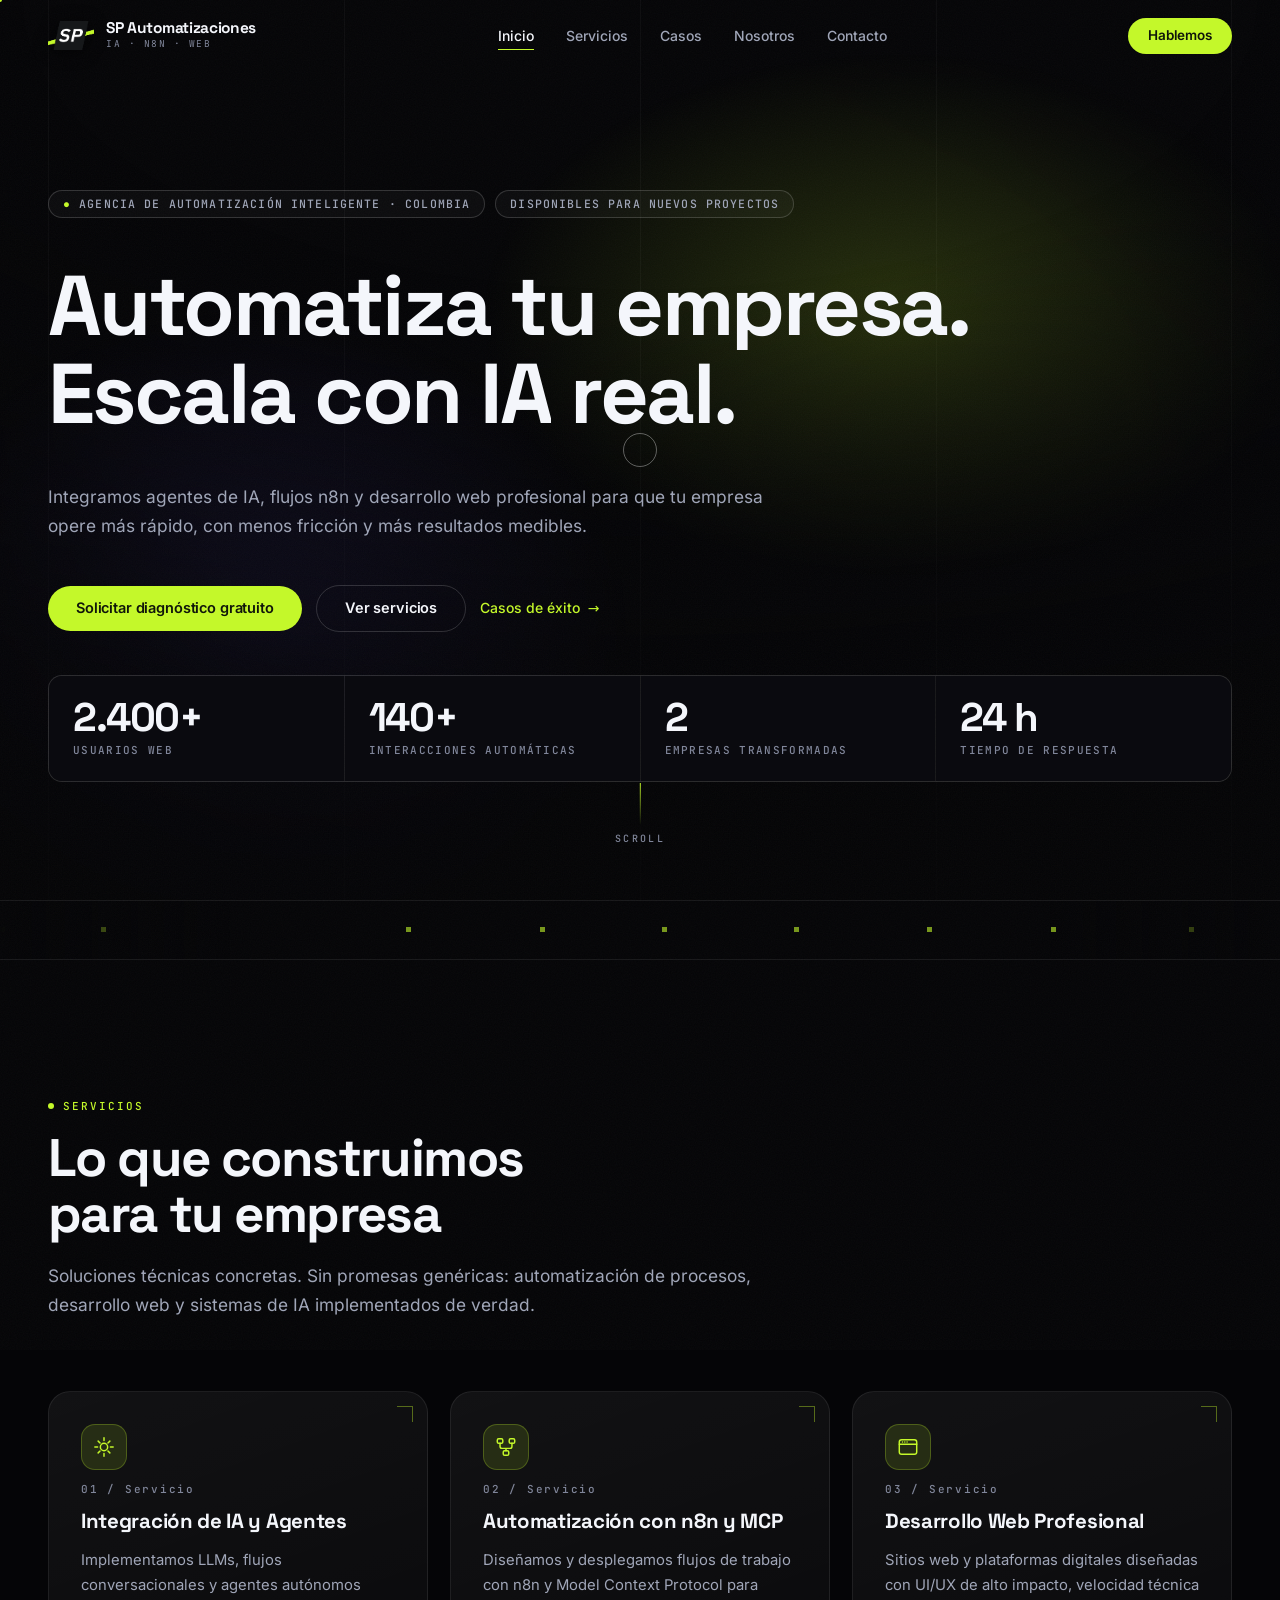
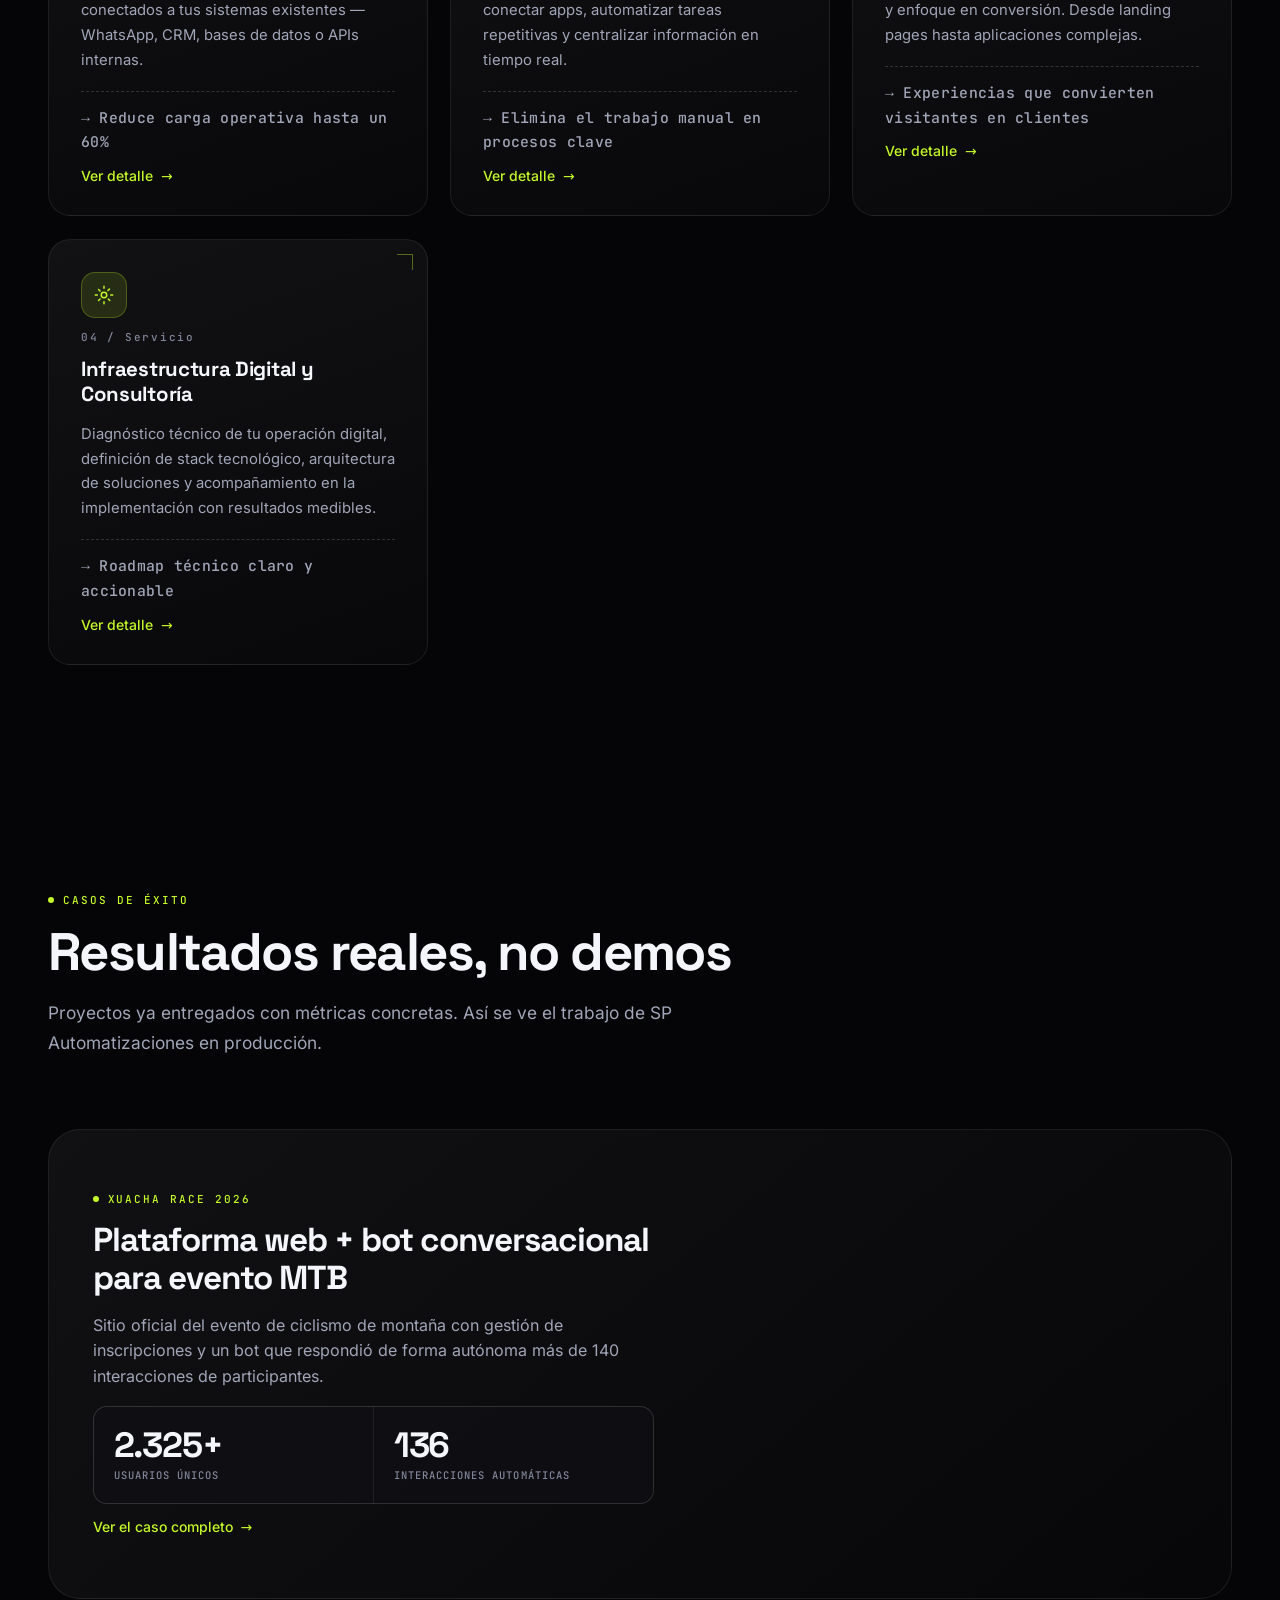
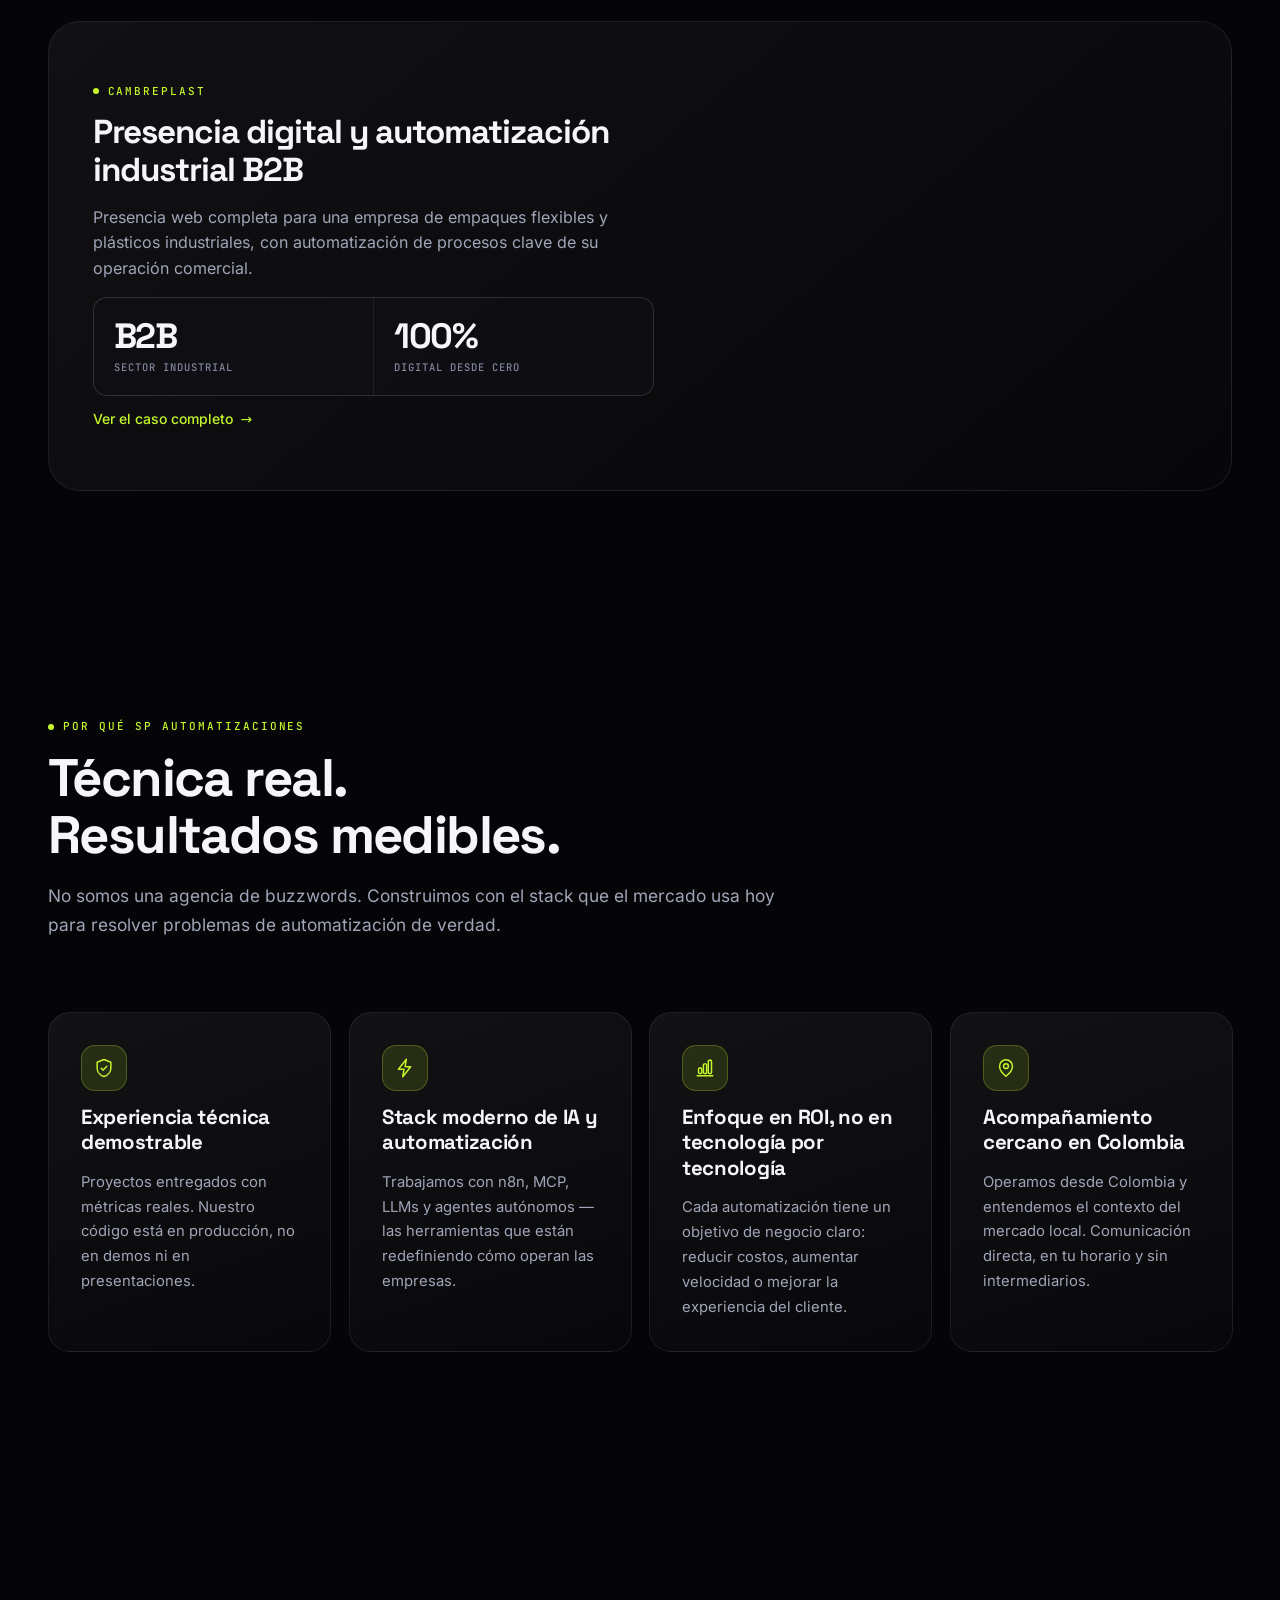
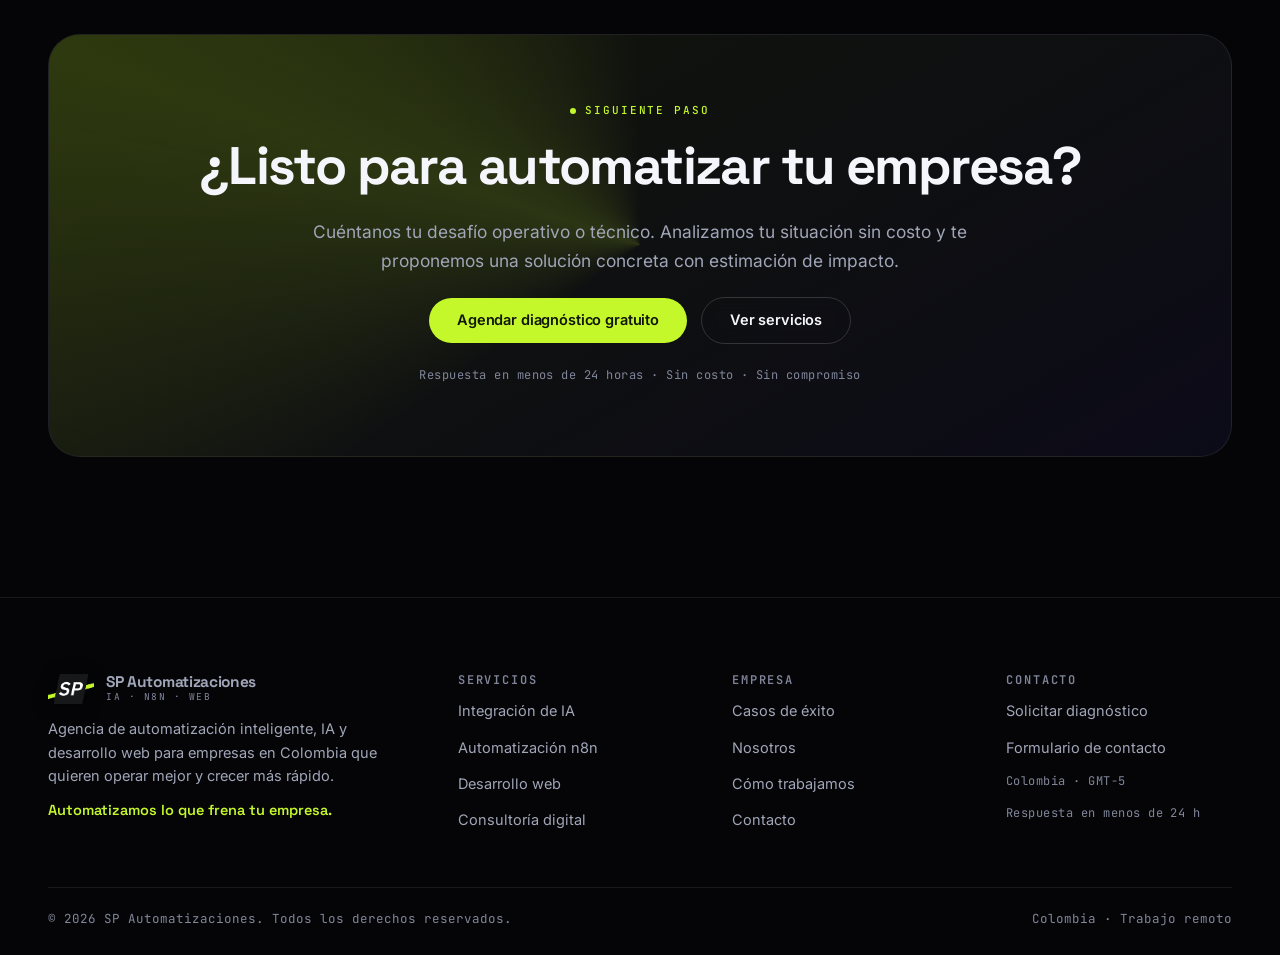
<file: index.html>
<!DOCTYPE html>
<html lang="es">
<head>
  <meta charset="UTF-8" />
  <meta name="viewport" content="width=device-width, initial-scale=1" />
  <title>SP Automatizaciones | Automatización Inteligente para Empresas</title>
  <meta name="description" content="Agencia de automatización con IA, n8n y desarrollo web profesional para empresas en Colombia. Agentes conversacionales, flujos automatizados y plataformas que convierten." />
  <meta name="theme-color" content="#050507" />
  <meta name="author" content="SP Automatizaciones" />
  <link rel="canonical" href="https://sp-automatizaciones.site/" />

  <!-- Open Graph -->
  <meta property="og:type" content="website" />
  <meta property="og:site_name" content="SP Automatizaciones" />
  <meta property="og:title" content="SP Automatizaciones | Automatización Inteligente para Empresas" />
  <meta property="og:description" content="Agencia de automatización con IA, n8n y desarrollo web profesional para empresas en Colombia. Agentes conversacionales, flujos automatizados y plataformas que convierten." />
  <meta property="og:locale" content="es_CO" />
  <meta property="og:url" content="https://sp-automatizaciones.site/" />
  <meta property="og:image" content="https://sp-automatizaciones.site/assets/img/og.png" />
  <meta property="og:image:width" content="1200" />
  <meta property="og:image:height" content="630" />
  <meta name="twitter:card" content="summary_large_image" />
  <meta name="twitter:image" content="https://sp-automatizaciones.site/assets/img/og.png" />

  <link rel="icon" href="./assets/img/favicon.ico" sizes="any" />
  <link rel="icon" type="image/png" sizes="32x32" href="./assets/img/favicon-32.png" />
  <link rel="apple-touch-icon" href="./assets/img/apple-touch-icon.png" />
  <link rel="manifest" href="./site.webmanifest" />

  <!-- Fuentes y 3D alojados en el propio sitio: sin servidores externos -->
  <link rel="preload" href="./assets/fonts/space-grotesk.woff2" as="font" type="font/woff2" crossorigin />
  <link rel="preload" href="./assets/fonts/inter.woff2" as="font" type="font/woff2" crossorigin />
  <link rel="stylesheet" href="./assets/css/core.css" />

  <script type="importmap">
  { "imports": { "three": "./assets/vendor/three.module.min.js" } }
  </script>
</head>
<body>
  <div class="veil" aria-hidden="true"></div>
  <a class="skip" href="#main">Saltar al contenido</a>
  <div class="progress" aria-hidden="true"></div>
  <div class="rules" aria-hidden="true"><span></span><span></span><span></span><span></span></div>
  <div class="vignette" aria-hidden="true"></div>
  <div class="grain" aria-hidden="true"></div>

  <header class="nav" id="nav">
    <div class="wrap">
      <a class="brand" href="./index.html" aria-label="SP Automatizaciones — ir al inicio">
        <img class="mark" src="./assets/img/logo.png" alt="" width="40" height="26" decoding="async" />
        <span class="brand-tx"><b>SP Automatizaciones</b><small>IA · n8n · Web</small></span>
      </a>
      <nav class="nav-links" aria-label="Navegación principal">
        <a href="./index.html" aria-current="page">Inicio</a><a href="./servicios.html">Servicios</a><a href="./casos.html">Casos</a><a href="./nosotros.html">Nosotros</a><a href="./contacto.html">Contacto</a>
      </nav>
      <div class="nav-cta">
        <a class="btn btn--sm" href="./contacto.html">Hablemos</a>
        <button class="burger" type="button" aria-expanded="false" aria-controls="drawer" aria-label="Abrir menú">
          <i></i><i></i><i></i>
        </button>
      </div>
    </div>
  </header>
  <div class="drawer" id="drawer">
    <a href="./index.html" aria-current="page">Inicio</a><a href="./servicios.html">Servicios</a><a href="./casos.html">Casos</a><a href="./nosotros.html">Nosotros</a><a href="./contacto.html">Contacto</a>
    <a class="btn" href="./contacto.html">Solicitar diagnóstico</a>
  </div>

  <main id="main">

  <section class="stage">
    <div class="stage-canvas" data-scene="core" aria-hidden="true"></div>
    <div class="wrap">
      <div class="hero-grid">
        <div class="hero-badges rv-now" style="--d:0ms">
          <span class="chip"><b>●</b> Agencia de automatización inteligente · Colombia</span>
          <span class="chip">Disponibles para nuevos proyectos</span>
        </div>
        <h1 class="h-xl reveal-words"><span><i style="--d:0ms">Automatiza</i></span> <span><i style="--d:65ms">tu</i></span> <span><i style="--d:130ms">empresa.</i></span><br /><span><i style="--d:195ms">Escala</i></span> <span><i style="--d:260ms">con</i></span> <span><i style="--d:325ms">IA</i></span> <span><i style="--d:390ms">real.</i></span></h1>
        <p class="lede rv-now" style="--d:420ms">Integramos agentes de IA, flujos n8n y desarrollo web profesional para que tu empresa opere más rápido, con menos fricción y más resultados medibles.</p>
        <div class="hero-actions rv-now" style="--d:520ms">
          <a class="btn" href="./contacto.html">Solicitar diagnóstico gratuito</a>
          <a class="btn btn--ghost" href="./servicios.html">Ver servicios</a>
          <a class="alink" href="./casos.html">Casos de éxito <span>→</span></a>
        </div>
        <div class="stats rv-now" style="--d:620ms">
          <div class="stat"><b data-count="2400" data-suffix="+">0</b><span>Usuarios web</span></div>
          <div class="stat"><b data-count="140" data-suffix="+">0</b><span>Interacciones automáticas</span></div>
          <div class="stat"><b data-count="2">0</b><span>Empresas transformadas</span></div>
          <div class="stat"><b>24 h</b><span>Tiempo de respuesta</span></div>
        </div>
      </div>
      <div class="scroll-hint" aria-hidden="true"><i></i>Scroll</div>
</div>
  </section>


  <div class="marquee" aria-hidden="true">
    <div class="marquee-track"><span class="marquee-item"><i></i>n8n</span><span class="marquee-item"><i></i>Model Context Protocol</span><span class="marquee-item"><i></i>Claude</span><span class="marquee-item"><i></i>GPT-4</span><span class="marquee-item"><i></i>Gemini</span><span class="marquee-item"><i></i>Next.js</span><span class="marquee-item"><i></i>React</span><span class="marquee-item"><i></i>Node.js</span><span class="marquee-item"><i></i>WhatsApp Business API</span><span class="marquee-item"><i></i>PostgreSQL</span><span class="marquee-item"><i></i>Supabase</span><span class="marquee-item"><i></i>Telegram</span><span class="marquee-item"><i></i>REST APIs</span><span class="marquee-item"><i></i>Docker</span><span class="marquee-item"><i></i>Vercel</span><span class="marquee-item"><i></i>n8n</span><span class="marquee-item"><i></i>Model Context Protocol</span><span class="marquee-item"><i></i>Claude</span><span class="marquee-item"><i></i>GPT-4</span><span class="marquee-item"><i></i>Gemini</span><span class="marquee-item"><i></i>Next.js</span><span class="marquee-item"><i></i>React</span><span class="marquee-item"><i></i>Node.js</span><span class="marquee-item"><i></i>WhatsApp Business API</span><span class="marquee-item"><i></i>PostgreSQL</span><span class="marquee-item"><i></i>Supabase</span><span class="marquee-item"><i></i>Telegram</span><span class="marquee-item"><i></i>REST APIs</span><span class="marquee-item"><i></i>Docker</span><span class="marquee-item"><i></i>Vercel</span></div>
  </div>


  <section class="section" id="servicios">
    <div class="wrap">
      <header class="sec-head">
        <span class="label rv">Servicios</span>
        <h2 class="h-l rv" style="--d:60ms">Lo que construimos<br />para tu empresa</h2>
        <p class="lede rv" style="--d:120ms">Soluciones técnicas concretas. Sin promesas genéricas: automatización de procesos, desarrollo web y sistemas de IA implementados de verdad.</p>
      </header>
      <div class="grid-2 tilt-scope">
        <article class="card card--bracket rv-3d" style="--d:0ms">
          <div class="card-ico" aria-hidden="true"><svg viewBox="0 0 24 24" fill="none" stroke="currentColor" stroke-width="1.6" stroke-linecap="round" stroke-linejoin="round"><path d="M12 2v3m0 14v3M2 12h3m14 0h3M5.6 5.6l2.1 2.1m8.6 8.6l2.1 2.1M18.4 5.6l-2.1 2.1M7.7 16.3l-2.1 2.1"/><circle cx="12" cy="12" r="4"/></svg></div>
          <span class="card-ix">01 / Servicio</span>
          <h3 class="h-s">Integración de IA y Agentes</h3>
          <p>Implementamos LLMs, flujos conversacionales y agentes autónomos conectados a tus sistemas existentes — WhatsApp, CRM, bases de datos o APIs internas.</p>
          <p class="card-note">→ Reduce carga operativa hasta un 60%</p>
          <a class="alink" href="./servicios.html#ia">Ver detalle <span>→</span></a>
        </article>
        <article class="card card--bracket rv-3d" style="--d:90ms">
          <div class="card-ico" aria-hidden="true"><svg viewBox="0 0 24 24" fill="none" stroke="currentColor" stroke-width="1.6" stroke-linecap="round" stroke-linejoin="round"><rect x="2.5" y="3" width="6" height="5" rx="1.5"/><rect x="15.5" y="3" width="6" height="5" rx="1.5"/><rect x="9" y="16" width="6" height="5" rx="1.5"/><path d="M5.5 8v3.5a2 2 0 0 0 2 2H12m6.5-5.5v3.5a2 2 0 0 1-2 2H12m0 0V16"/></svg></div>
          <span class="card-ix">02 / Servicio</span>
          <h3 class="h-s">Automatización con n8n y MCP</h3>
          <p>Diseñamos y desplegamos flujos de trabajo con n8n y Model Context Protocol para conectar apps, automatizar tareas repetitivas y centralizar información en tiempo real.</p>
          <p class="card-note">→ Elimina el trabajo manual en procesos clave</p>
          <a class="alink" href="./servicios.html#n8n">Ver detalle <span>→</span></a>
        </article>
        <article class="card card--bracket rv-3d" style="--d:180ms">
          <div class="card-ico" aria-hidden="true"><svg viewBox="0 0 24 24" fill="none" stroke="currentColor" stroke-width="1.6" stroke-linecap="round" stroke-linejoin="round"><rect x="2.5" y="4" width="19" height="16" rx="2.5"/><path d="M2.5 9h19M6 6.5h.01M8.5 6.5h.01M11 6.5h.01"/></svg></div>
          <span class="card-ix">03 / Servicio</span>
          <h3 class="h-s">Desarrollo Web Profesional</h3>
          <p>Sitios web y plataformas digitales diseñadas con UI/UX de alto impacto, velocidad técnica y enfoque en conversión. Desde landing pages hasta aplicaciones complejas.</p>
          <p class="card-note">→ Experiencias que convierten visitantes en clientes</p>
          <a class="alink" href="./servicios.html#web">Ver detalle <span>→</span></a>
        </article>
        <article class="card card--bracket rv-3d" style="--d:270ms">
          <div class="card-ico" aria-hidden="true"><svg viewBox="0 0 24 24" fill="none" stroke="currentColor" stroke-width="1.6" stroke-linecap="round" stroke-linejoin="round"><circle cx="12" cy="12" r="3"/><path d="M12 2.5v2.2M12 19.3v2.2M21.5 12h-2.2M4.7 12H2.5m15.4-6.4l-1.6 1.6M7.7 16.3l-1.6 1.6m12.2 0l-1.6-1.6M7.7 7.7L6.1 6.1"/></svg></div>
          <span class="card-ix">04 / Servicio</span>
          <h3 class="h-s">Infraestructura Digital y Consultoría</h3>
          <p>Diagnóstico técnico de tu operación digital, definición de stack tecnológico, arquitectura de soluciones y acompañamiento en la implementación con resultados medibles.</p>
          <p class="card-note">→ Roadmap técnico claro y accionable</p>
          <a class="alink" href="./servicios.html#consultoria">Ver detalle <span>→</span></a>
        </article>
      </div>
    </div>
  </section>

  <section class="section section--tight">
    <div class="wrap">
      <header class="sec-head">
        <span class="label rv">Casos de éxito</span>
        <h2 class="h-l rv" style="--d:60ms">Resultados reales, no demos</h2>
        <p class="lede rv" style="--d:120ms">Proyectos ya entregados con métricas concretas. Así se ve el trabajo de SP Automatizaciones en producción.</p>
      </header>
      <div class="tilt-scope" style="display:grid; gap:22px">
        <article class="case rv-3d">
          <div class="case-body">
            <span class="label">Xuacha Race 2026</span>
            <h3 class="h-m">Plataforma web + bot conversacional para evento MTB</h3>
            <p class="dim">Sitio oficial del evento de ciclismo de montaña con gestión de inscripciones y un bot que respondió de forma autónoma más de 140 interacciones de participantes.</p>
            <div class="case-metrics">
              <div class="case-metric"><b data-count="2400" data-suffix="+">0</b><span>Usuarios únicos</span></div>
              <div class="case-metric"><b data-count="140">0</b><span>Interacciones automáticas</span></div>
            </div>
            <a class="alink" href="./casos.html#xuacha">Ver el caso completo <span>→</span></a>
          </div>
          <div class="case-visual" aria-hidden="true">
            <div class="layers"><i></i><i></i><i></i></div>
            <span class="kicker">Web · Bot · IA</span>
          </div>
        </article>
        <article class="case rv-3d" style="--d:100ms">
          <div class="case-body">
            <span class="label">Cambreplast</span>
            <h3 class="h-m">Presencia digital y automatización industrial B2B</h3>
            <p class="dim">Presencia web completa para una empresa de empaques flexibles y plásticos industriales, con automatización de procesos clave de su operación comercial.</p>
            <div class="case-metrics">
              <div class="case-metric"><b>B2B</b><span>Sector industrial</span></div>
              <div class="case-metric"><b>100%</b><span>Digital desde cero</span></div>
            </div>
            <a class="alink" href="./casos.html#cambreplast">Ver el caso completo <span>→</span></a>
          </div>
          <div class="case-visual" aria-hidden="true">
            <div class="layers"><i></i><i></i><i></i></div>
            <span class="kicker">Web · UI/UX · Automatización</span>
          </div>
        </article>
      </div>
    </div>
  </section>

  <section class="section">
    <div class="wrap">
      <header class="sec-head">
        <span class="label rv">Por qué SP Automatizaciones</span>
        <h2 class="h-l rv" style="--d:60ms">Técnica real.<br />Resultados medibles.</h2>
        <p class="lede rv" style="--d:120ms">No somos una agencia de buzzwords. Construimos con el stack que el mercado usa hoy para resolver problemas de automatización de verdad.</p>
      </header>
      <div class="grid-4 tilt-scope">
        <article class="card card--flat rv" style="--d:0ms">
          <div class="card-ico" aria-hidden="true"><svg viewBox="0 0 24 24" fill="none" stroke="currentColor" stroke-width="1.6" stroke-linecap="round" stroke-linejoin="round"><path d="M12 2.7l7.5 3v6c0 4.6-3.2 8.4-7.5 9.6-4.3-1.2-7.5-5-7.5-9.6v-6l7.5-3z"/><path d="M9 12.2l2.1 2.1 4-4.2"/></svg></div>
          <h3 class="h-s">Experiencia técnica demostrable</h3>
          <p>Proyectos entregados con métricas reales. Nuestro código está en producción, no en demos ni en presentaciones.</p>
        </article>
        <article class="card card--flat rv" style="--d:80ms">
          <div class="card-ico" aria-hidden="true"><svg viewBox="0 0 24 24" fill="none" stroke="currentColor" stroke-width="1.6" stroke-linecap="round" stroke-linejoin="round"><path d="M13.5 2.5L4.8 13.4h6.1l-1.4 8.1 8.7-10.9h-6.1l1.4-8.1z"/></svg></div>
          <h3 class="h-s">Stack moderno de IA y automatización</h3>
          <p>Trabajamos con n8n, MCP, LLMs y agentes autónomos — las herramientas que están redefiniendo cómo operan las empresas.</p>
        </article>
        <article class="card card--flat rv" style="--d:160ms">
          <div class="card-ico" aria-hidden="true"><svg viewBox="0 0 24 24" fill="none" stroke="currentColor" stroke-width="1.6" stroke-linecap="round" stroke-linejoin="round"><path d="M3.5 20.5h17"/><rect x="5" y="12" width="3.5" height="6" rx="1"/><rect x="10.3" y="7.5" width="3.5" height="10.5" rx="1"/><rect x="15.6" y="3.5" width="3.5" height="14.5" rx="1"/></svg></div>
          <h3 class="h-s">Enfoque en ROI, no en tecnología por tecnología</h3>
          <p>Cada automatización tiene un objetivo de negocio claro: reducir costos, aumentar velocidad o mejorar la experiencia del cliente.</p>
        </article>
        <article class="card card--flat rv" style="--d:240ms">
          <div class="card-ico" aria-hidden="true"><svg viewBox="0 0 24 24" fill="none" stroke="currentColor" stroke-width="1.6" stroke-linecap="round" stroke-linejoin="round"><path d="M12 21s7-5.6 7-11a7 7 0 1 0-14 0c0 5.4 7 11 7 11z"/><circle cx="12" cy="10" r="2.6"/></svg></div>
          <h3 class="h-s">Acompañamiento cercano en Colombia</h3>
          <p>Operamos desde Colombia y entendemos el contexto del mercado local. Comunicación directa, en tu horario y sin intermediarios.</p>
        </article>
      </div>
    </div>
  </section>

  <section class="section">
    <div class="wrap">
      <div class="band rv">
        <span class="label">Siguiente paso</span>
        <h2 class="h-l">¿Listo para automatizar tu empresa?</h2>
        <p class="lede" style="text-align:center">Cuéntanos tu desafío operativo o técnico. Analizamos tu situación sin costo y te proponemos una solución concreta con estimación de impacto.</p>
        <div class="hero-actions" style="justify-content:center">
          <a class="btn" href="./contacto.html">Agendar diagnóstico gratuito</a>
          <a class="btn btn--ghost" href="./servicios.html">Ver servicios</a>
        </div>
        <p class="mono">Respuesta en menos de 24 horas · Sin costo · Sin compromiso</p>
      </div>
    </div>
  </section>

  </main>

  <footer class="foot">
    <div class="wrap">
      <div class="foot-grid">
        <div class="foot-col">
          <a class="brand" href="./index.html">
            <img class="mark" src="./assets/img/logo.png" alt="" width="40" height="26" decoding="async" />
            <span class="brand-tx"><b>SP Automatizaciones</b><small>IA · n8n · Web</small></span>
          </a>
          <p class="foot-note">Agencia de automatización inteligente, IA y desarrollo web para empresas en Colombia que quieren operar mejor y crecer más rápido.</p>
          <p class="foot-slogan">Automatizamos lo que frena tu empresa.</p>
        </div>
        <div class="foot-col">
          <h2>Servicios</h2>
          <a href="./servicios.html#ia">Integración de IA</a>
          <a href="./servicios.html#n8n">Automatización n8n</a>
          <a href="./servicios.html#web">Desarrollo web</a>
          <a href="./servicios.html#consultoria">Consultoría digital</a>
        </div>
        <div class="foot-col">
          <h2>Empresa</h2>
          <a href="./casos.html">Casos de éxito</a>
          <a href="./nosotros.html">Nosotros</a>
          <a href="./nosotros.html#proceso">Cómo trabajamos</a>
          <a href="./contacto.html">Contacto</a>
        </div>
        <div class="foot-col">
          <h2>Contacto</h2>
          <a href="./contacto.html">Solicitar diagnóstico</a>
          <a href="./contacto.html#formulario">Formulario de contacto</a>
          <span class="mono">Colombia · GMT-5</span>
          <span class="mono">Respuesta en menos de 24 h</span>
        </div>
      </div>
      <div class="foot-bottom">
        <span>© <span data-year>2026</span> SP Automatizaciones. Todos los derechos reservados.</span>
        <span>Colombia · Trabajo remoto</span>
      </div>
    </div>
  </footer>

  <!-- site.js primero: los scripts diferidos y los módulos se ejecutan en
       el orden del documento, y la interfaz no debe esperar al 3D. -->
  <script src="./assets/js/site.js" defer></script>
  <script type="module" src="./assets/js/scene.js"></script>
  <script>
    /* Red de seguridad: si el modulo 3D ni siquiera llego a ejecutarse
       (navegador sin modulos ES, archivo bloqueado), el fondo CSS animado
       toma su lugar. Los demas fallos los gestiona el propio scene.js. */
    addEventListener('load', function () {
      setTimeout(function () {
        document.querySelectorAll('[data-scene]').forEach(function (el) {
          if (!el.querySelector('canvas') && !el.dataset.state) el.classList.add('fallback');
        });
      }, 2500);
    });
  </script>
</body>
</html>
</file>
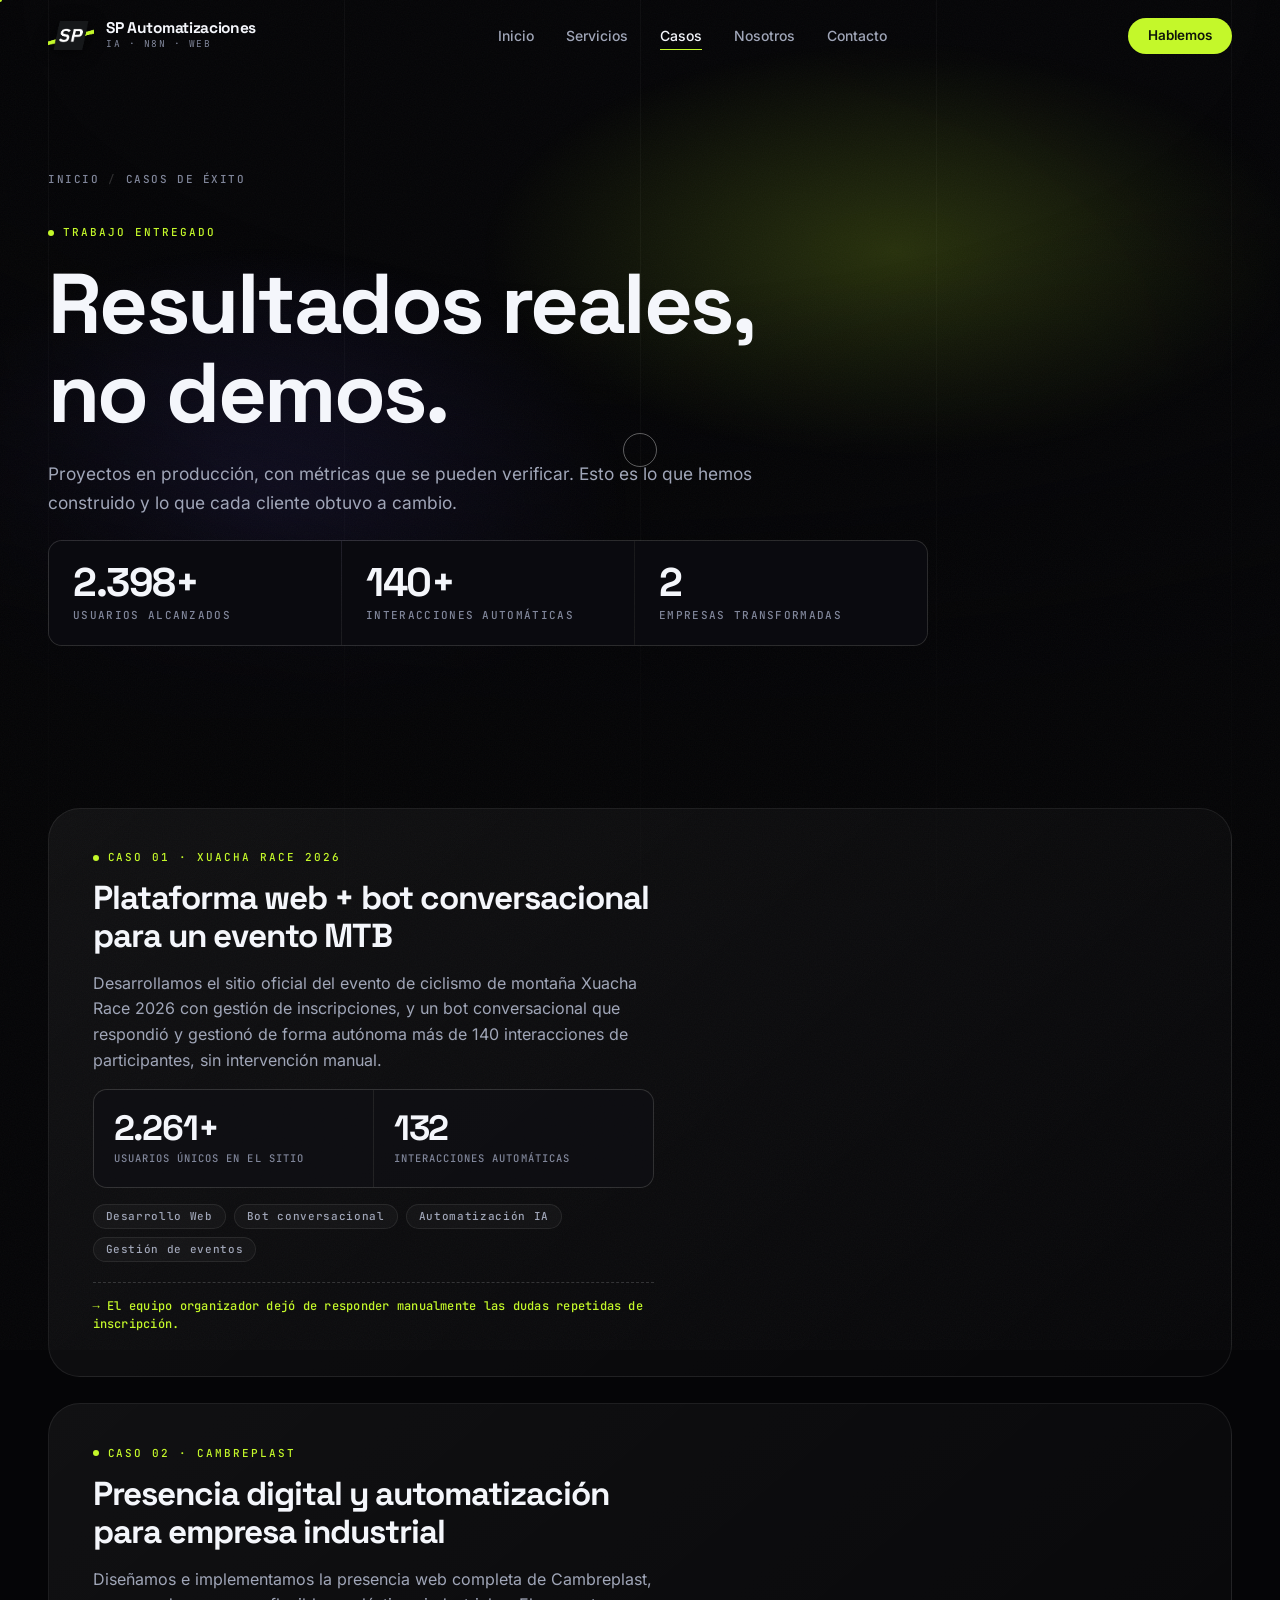
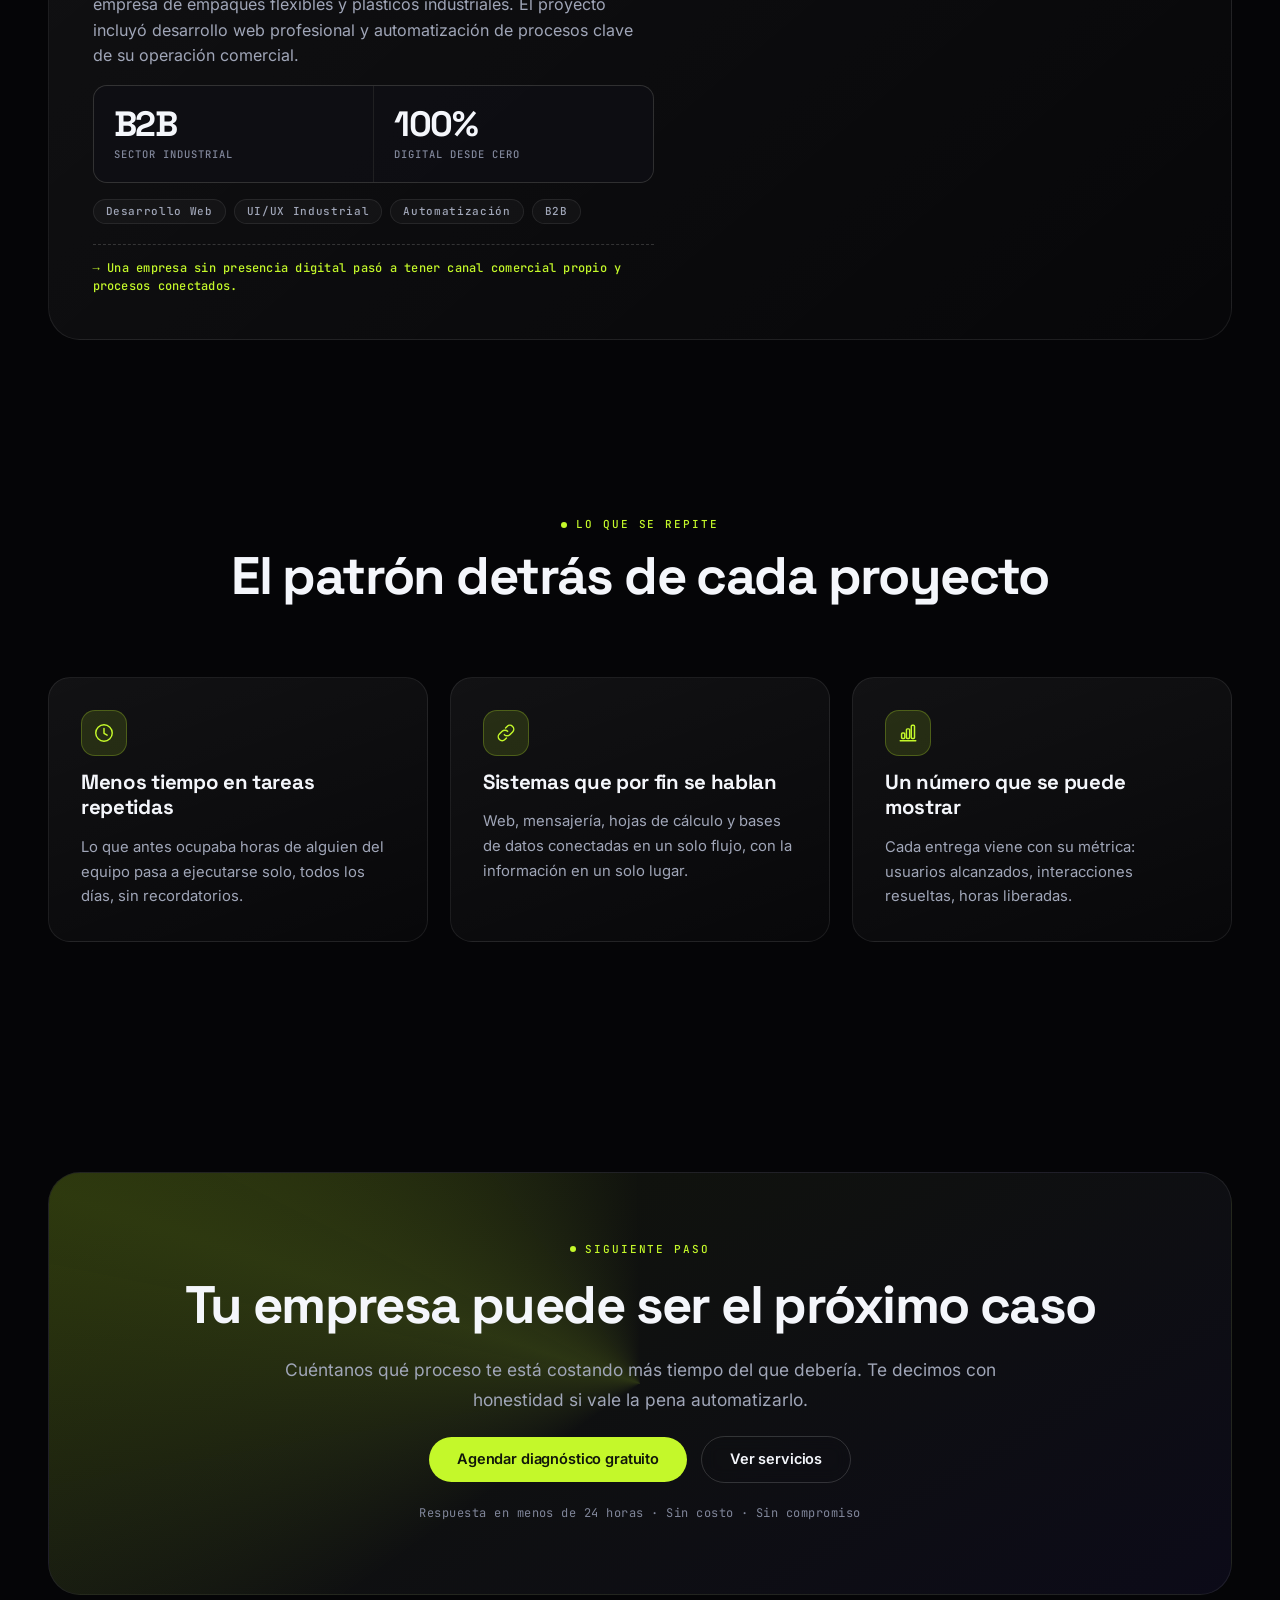
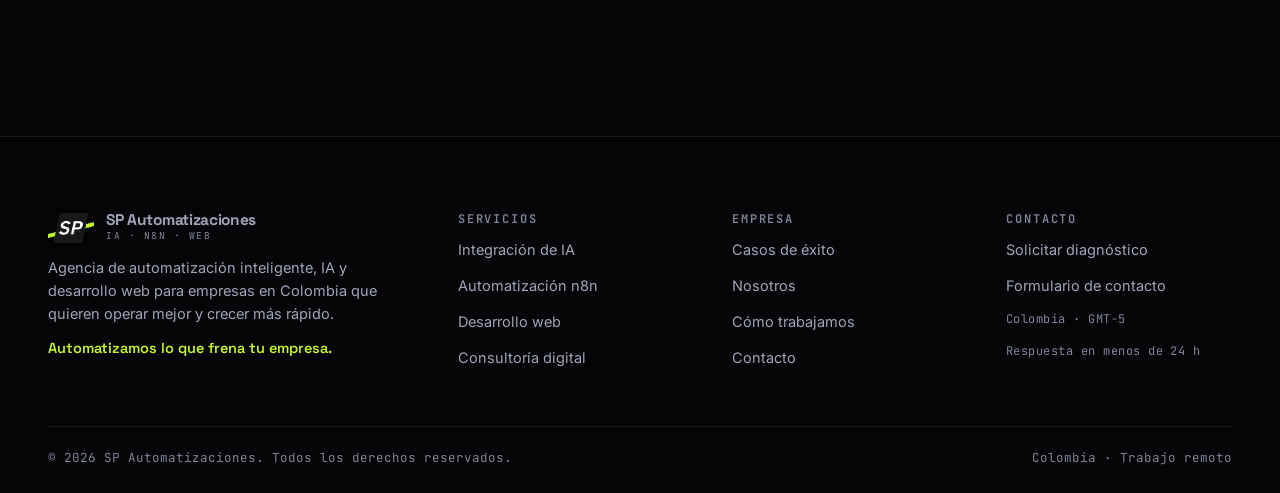
<file: casos.html>
<!DOCTYPE html>
<html lang="es">
<head>
  <meta charset="UTF-8" />
  <meta name="viewport" content="width=device-width, initial-scale=1" />
  <title>Casos de éxito | SP Automatizaciones</title>
  <meta name="description" content="Proyectos entregados por SP Automatizaciones: Xuacha Race 2026 (web + bot conversacional, 2.400+ usuarios) y Cambreplast (presencia digital y automatización industrial)." />
  <meta name="theme-color" content="#050507" />
  <meta name="author" content="SP Automatizaciones" />
  <link rel="canonical" href="https://sp-automatizaciones.site/casos.html" />

  <!-- Open Graph -->
  <meta property="og:type" content="website" />
  <meta property="og:site_name" content="SP Automatizaciones" />
  <meta property="og:title" content="Casos de éxito | SP Automatizaciones" />
  <meta property="og:description" content="Proyectos entregados por SP Automatizaciones: Xuacha Race 2026 (web + bot conversacional, 2.400+ usuarios) y Cambreplast (presencia digital y automatización industrial)." />
  <meta property="og:locale" content="es_CO" />
  <meta property="og:url" content="https://sp-automatizaciones.site/casos.html" />
  <meta property="og:image" content="https://sp-automatizaciones.site/assets/img/og.png" />
  <meta property="og:image:width" content="1200" />
  <meta property="og:image:height" content="630" />
  <meta name="twitter:card" content="summary_large_image" />
  <meta name="twitter:image" content="https://sp-automatizaciones.site/assets/img/og.png" />

  <link rel="icon" href="./assets/img/favicon.ico" sizes="any" />
  <link rel="icon" type="image/png" sizes="32x32" href="./assets/img/favicon-32.png" />
  <link rel="apple-touch-icon" href="./assets/img/apple-touch-icon.png" />
  <link rel="manifest" href="./site.webmanifest" />

  <!-- Fuentes y 3D alojados en el propio sitio: sin servidores externos -->
  <link rel="preload" href="./assets/fonts/space-grotesk.woff2" as="font" type="font/woff2" crossorigin />
  <link rel="preload" href="./assets/fonts/inter.woff2" as="font" type="font/woff2" crossorigin />
  <link rel="stylesheet" href="./assets/css/core.css" />

  <script type="importmap">
  { "imports": { "three": "./assets/vendor/three.module.min.js" } }
  </script>
</head>
<body>
  <div class="veil" aria-hidden="true"></div>
  <a class="skip" href="#main">Saltar al contenido</a>
  <div class="progress" aria-hidden="true"></div>
  <div class="rules" aria-hidden="true"><span></span><span></span><span></span><span></span></div>
  <div class="vignette" aria-hidden="true"></div>
  <div class="grain" aria-hidden="true"></div>

  <header class="nav" id="nav">
    <div class="wrap">
      <a class="brand" href="./index.html" aria-label="SP Automatizaciones — ir al inicio">
        <img class="mark" src="./assets/img/logo.png" alt="" width="40" height="26" decoding="async" />
        <span class="brand-tx"><b>SP Automatizaciones</b><small>IA · n8n · Web</small></span>
      </a>
      <nav class="nav-links" aria-label="Navegación principal">
        <a href="./index.html">Inicio</a><a href="./servicios.html">Servicios</a><a href="./casos.html" aria-current="page">Casos</a><a href="./nosotros.html">Nosotros</a><a href="./contacto.html">Contacto</a>
      </nav>
      <div class="nav-cta">
        <a class="btn btn--sm" href="./contacto.html">Hablemos</a>
        <button class="burger" type="button" aria-expanded="false" aria-controls="drawer" aria-label="Abrir menú">
          <i></i><i></i><i></i>
        </button>
      </div>
    </div>
  </header>
  <div class="drawer" id="drawer">
    <a href="./index.html">Inicio</a><a href="./servicios.html">Servicios</a><a href="./casos.html" aria-current="page">Casos</a><a href="./nosotros.html">Nosotros</a><a href="./contacto.html">Contacto</a>
    <a class="btn" href="./contacto.html">Solicitar diagnóstico</a>
  </div>

  <main id="main">
  <section class="stage stage--short phead">
    <div class="stage-canvas" data-scene="orbit" aria-hidden="true"></div>
    <div class="wrap">
      <div class="phead-grid">
        <div class="crumb"><a href="./index.html">Inicio</a><i>/</i><span>Casos de éxito</span></div>
        <span class="label">Trabajo entregado</span>
        <h1 class="h-xl reveal-words"><span><i style="--d:0ms">Resultados</i></span> <span><i style="--d:65ms">reales,</i></span><br /><span><i style="--d:130ms">no</i></span> <span><i style="--d:195ms">demos.</i></span></h1>
        <p class="lede rv-now" style="--d:420ms">Proyectos en producción, con métricas que se pueden verificar. Esto es lo que hemos construido y lo que cada cliente obtuvo a cambio.</p>
        <div class="stats rv-now" style="--d:520ms">
          <div class="stat"><b data-count="2400" data-suffix="+">0</b><span>Usuarios alcanzados</span></div>
          <div class="stat"><b data-count="140" data-suffix="+">0</b><span>Interacciones automáticas</span></div>
          <div class="stat"><b data-count="2">0</b><span>Empresas transformadas</span></div>
        </div>
      </div>
</div>
  </section>

  <section class="section section--tight">
    <div class="wrap" style="display:grid; gap:26px">

      <article class="case rv-3d" id="xuacha">
        <div class="case-body">
          <span class="label">Caso 01 · Xuacha Race 2026</span>
          <h2 class="h-m">Plataforma web + bot conversacional para un evento MTB</h2>
          <p class="dim">Desarrollamos el sitio oficial del evento de ciclismo de montaña Xuacha Race 2026 con gestión de inscripciones, y un bot conversacional que respondió y gestionó de forma autónoma más de 140 interacciones de participantes, sin intervención manual.</p>
          <div class="case-metrics">
            <div class="case-metric"><b data-count="2400" data-suffix="+">0</b><span>Usuarios únicos en el sitio</span></div>
            <div class="case-metric"><b data-count="140">0</b><span>Interacciones automáticas</span></div>
          </div>
          <div class="tags">
            <span class="tag">Desarrollo Web</span><span class="tag">Bot conversacional</span>
            <span class="tag">Automatización IA</span><span class="tag">Gestión de eventos</span>
          </div>
          <p class="card-note">→ El equipo organizador dejó de responder manualmente las dudas repetidas de inscripción.</p>
        </div>
        <div class="case-visual" aria-hidden="true">
          <div class="layers"><i></i><i></i><i></i></div>
          <span class="kicker">2026 · Evento deportivo</span>
        </div>
      </article>

      <article class="case rv-3d" id="cambreplast" style="--d:100ms">
        <div class="case-body">
          <span class="label">Caso 02 · Cambreplast</span>
          <h2 class="h-m">Presencia digital y automatización para empresa industrial</h2>
          <p class="dim">Diseñamos e implementamos la presencia web completa de Cambreplast, empresa de empaques flexibles y plásticos industriales. El proyecto incluyó desarrollo web profesional y automatización de procesos clave de su operación comercial.</p>
          <div class="case-metrics">
            <div class="case-metric"><b>B2B</b><span>Sector industrial</span></div>
            <div class="case-metric"><b>100%</b><span>Digital desde cero</span></div>
          </div>
          <div class="tags">
            <span class="tag">Desarrollo Web</span><span class="tag">UI/UX Industrial</span>
            <span class="tag">Automatización</span><span class="tag">B2B</span>
          </div>
          <p class="card-note">→ Una empresa sin presencia digital pasó a tener canal comercial propio y procesos conectados.</p>
        </div>
        <div class="case-visual" aria-hidden="true">
          <div class="layers"><i></i><i></i><i></i></div>
          <span class="kicker">Industria · Empaques</span>
        </div>
      </article>

    </div>
  </section>

  <section class="section section--tight">
    <div class="wrap">
      <header class="sec-head sec-head--center">
        <span class="label rv">Lo que se repite</span>
        <h2 class="h-l rv" style="--d:60ms">El patrón detrás de cada proyecto</h2>
      </header>
      <div class="grid-3 tilt-scope">
        <article class="card card--flat rv" style="--d:0ms"><div class="card-ico" aria-hidden="true"><svg viewBox="0 0 24 24" fill="none" stroke="currentColor" stroke-width="1.6" stroke-linecap="round" stroke-linejoin="round"><circle cx="12" cy="12" r="9"/><path d="M12 7v5.3l3.4 2"/></svg></div><h3 class="h-s">Menos tiempo en tareas repetidas</h3><p>Lo que antes ocupaba horas de alguien del equipo pasa a ejecutarse solo, todos los días, sin recordatorios.</p></article>
        <article class="card card--flat rv" style="--d:90ms"><div class="card-ico" aria-hidden="true"><svg viewBox="0 0 24 24" fill="none" stroke="currentColor" stroke-width="1.6" stroke-linecap="round" stroke-linejoin="round"><path d="M10.2 13.8a4.2 4.2 0 0 0 6 0l3-3a4.24 4.24 0 0 0-6-6l-1.7 1.7"/><path d="M13.8 10.2a4.2 4.2 0 0 0-6 0l-3 3a4.24 4.24 0 0 0 6 6l1.7-1.7"/></svg></div><h3 class="h-s">Sistemas que por fin se hablan</h3><p>Web, mensajería, hojas de cálculo y bases de datos conectadas en un solo flujo, con la información en un solo lugar.</p></article>
        <article class="card card--flat rv" style="--d:180ms"><div class="card-ico" aria-hidden="true"><svg viewBox="0 0 24 24" fill="none" stroke="currentColor" stroke-width="1.6" stroke-linecap="round" stroke-linejoin="round"><path d="M3.5 20.5h17"/><rect x="5" y="12" width="3.5" height="6" rx="1"/><rect x="10.3" y="7.5" width="3.5" height="10.5" rx="1"/><rect x="15.6" y="3.5" width="3.5" height="14.5" rx="1"/></svg></div><h3 class="h-s">Un número que se puede mostrar</h3><p>Cada entrega viene con su métrica: usuarios alcanzados, interacciones resueltas, horas liberadas.</p></article>
      </div>
    </div>
  </section>

  <section class="section">
    <div class="wrap">
      <div class="band rv">
        <span class="label">Siguiente paso</span>
        <h2 class="h-l">Tu empresa puede ser el próximo caso</h2>
        <p class="lede" style="text-align:center">Cuéntanos qué proceso te está costando más tiempo del que debería. Te decimos con honestidad si vale la pena automatizarlo.</p>
        <div class="hero-actions" style="justify-content:center">
          <a class="btn" href="./contacto.html">Agendar diagnóstico gratuito</a>
          <a class="btn btn--ghost" href="./servicios.html">Ver servicios</a>
        </div>
        <p class="mono">Respuesta en menos de 24 horas · Sin costo · Sin compromiso</p>
      </div>
    </div>
  </section>

  </main>

  <footer class="foot">
    <div class="wrap">
      <div class="foot-grid">
        <div class="foot-col">
          <a class="brand" href="./index.html">
            <img class="mark" src="./assets/img/logo.png" alt="" width="40" height="26" decoding="async" />
            <span class="brand-tx"><b>SP Automatizaciones</b><small>IA · n8n · Web</small></span>
          </a>
          <p class="foot-note">Agencia de automatización inteligente, IA y desarrollo web para empresas en Colombia que quieren operar mejor y crecer más rápido.</p>
          <p class="foot-slogan">Automatizamos lo que frena tu empresa.</p>
        </div>
        <div class="foot-col">
          <h2>Servicios</h2>
          <a href="./servicios.html#ia">Integración de IA</a>
          <a href="./servicios.html#n8n">Automatización n8n</a>
          <a href="./servicios.html#web">Desarrollo web</a>
          <a href="./servicios.html#consultoria">Consultoría digital</a>
        </div>
        <div class="foot-col">
          <h2>Empresa</h2>
          <a href="./casos.html">Casos de éxito</a>
          <a href="./nosotros.html">Nosotros</a>
          <a href="./nosotros.html#proceso">Cómo trabajamos</a>
          <a href="./contacto.html">Contacto</a>
        </div>
        <div class="foot-col">
          <h2>Contacto</h2>
          <a href="./contacto.html">Solicitar diagnóstico</a>
          <a href="./contacto.html#formulario">Formulario de contacto</a>
          <span class="mono">Colombia · GMT-5</span>
          <span class="mono">Respuesta en menos de 24 h</span>
        </div>
      </div>
      <div class="foot-bottom">
        <span>© <span data-year>2026</span> SP Automatizaciones. Todos los derechos reservados.</span>
        <span>Colombia · Trabajo remoto</span>
      </div>
    </div>
  </footer>

  <!-- site.js primero: los scripts diferidos y los módulos se ejecutan en
       el orden del documento, y la interfaz no debe esperar al 3D. -->
  <script src="./assets/js/site.js" defer></script>
  <script type="module" src="./assets/js/scene.js"></script>
  <script>
    /* Red de seguridad: si el modulo 3D ni siquiera llego a ejecutarse
       (navegador sin modulos ES, archivo bloqueado), el fondo CSS animado
       toma su lugar. Los demas fallos los gestiona el propio scene.js. */
    addEventListener('load', function () {
      setTimeout(function () {
        document.querySelectorAll('[data-scene]').forEach(function (el) {
          if (!el.querySelector('canvas') && !el.dataset.state) el.classList.add('fallback');
        });
      }, 2500);
    });
  </script>
</body>
</html>
</file>
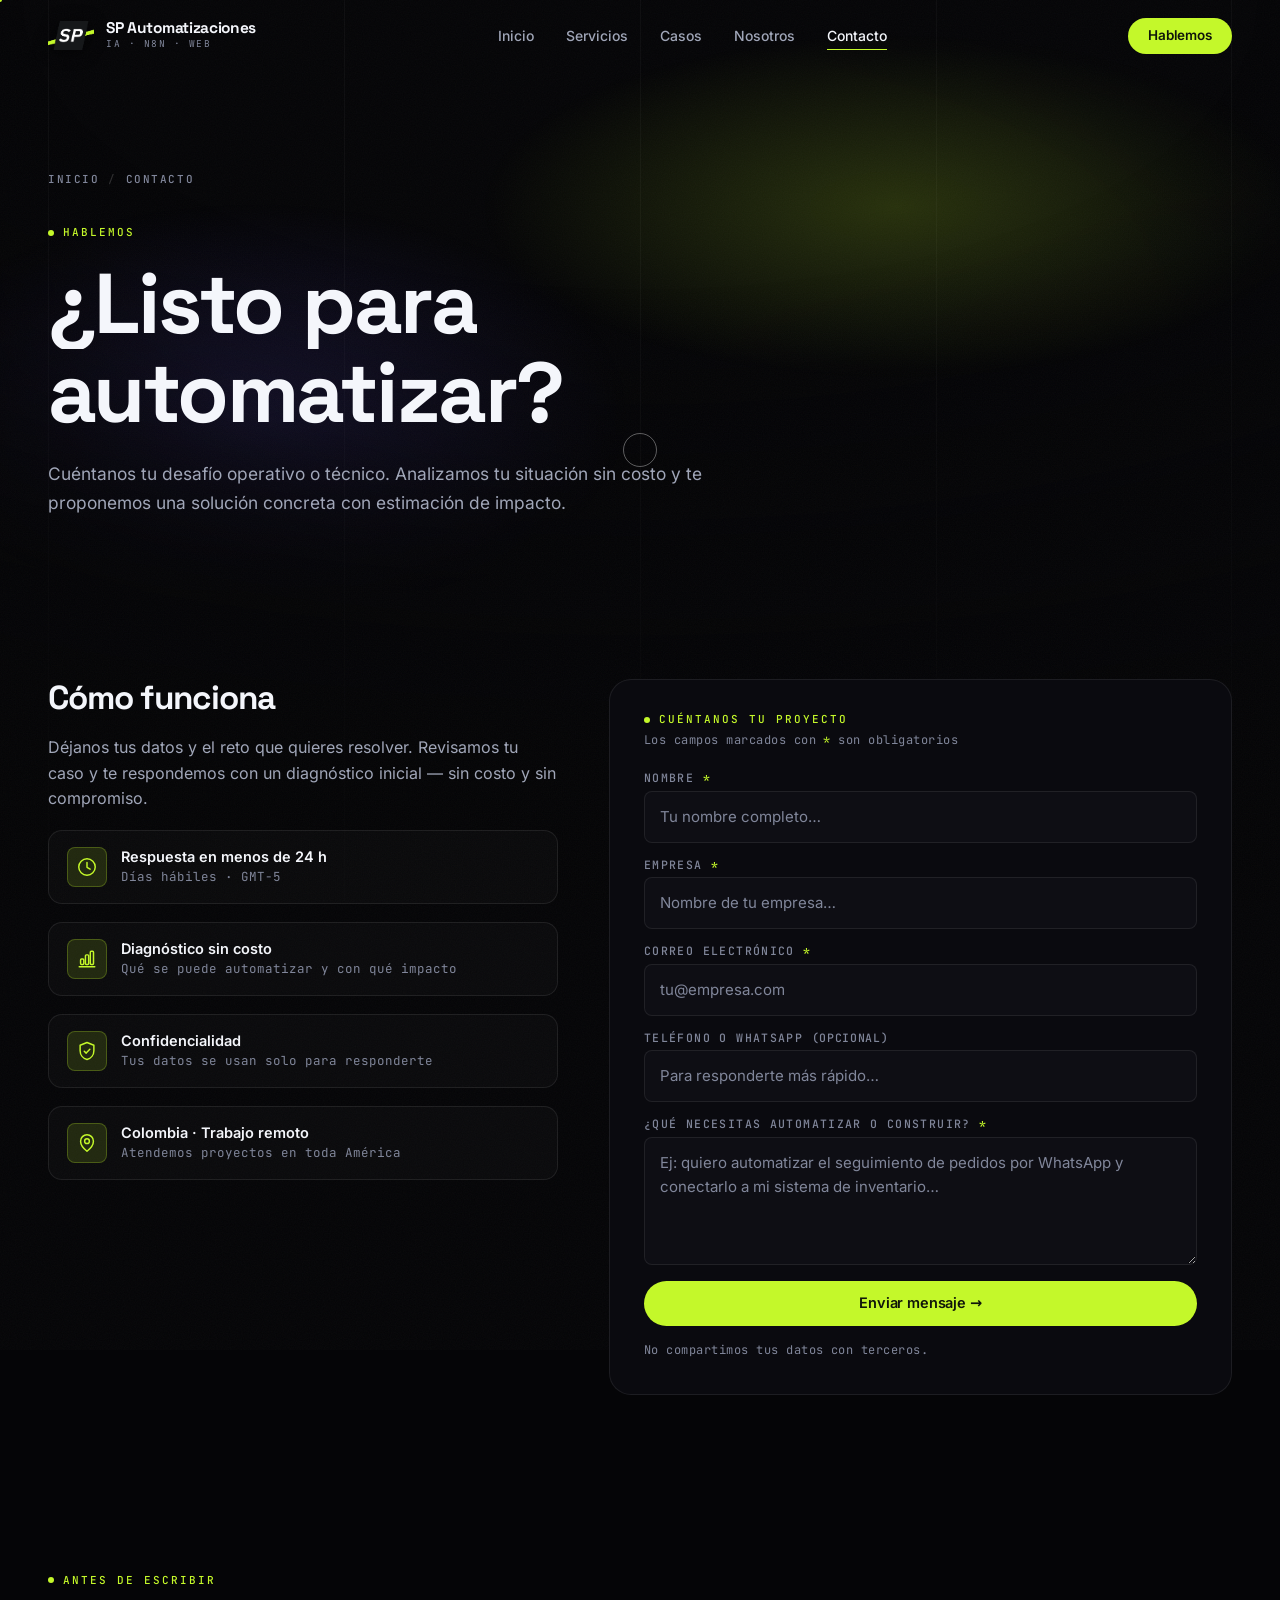
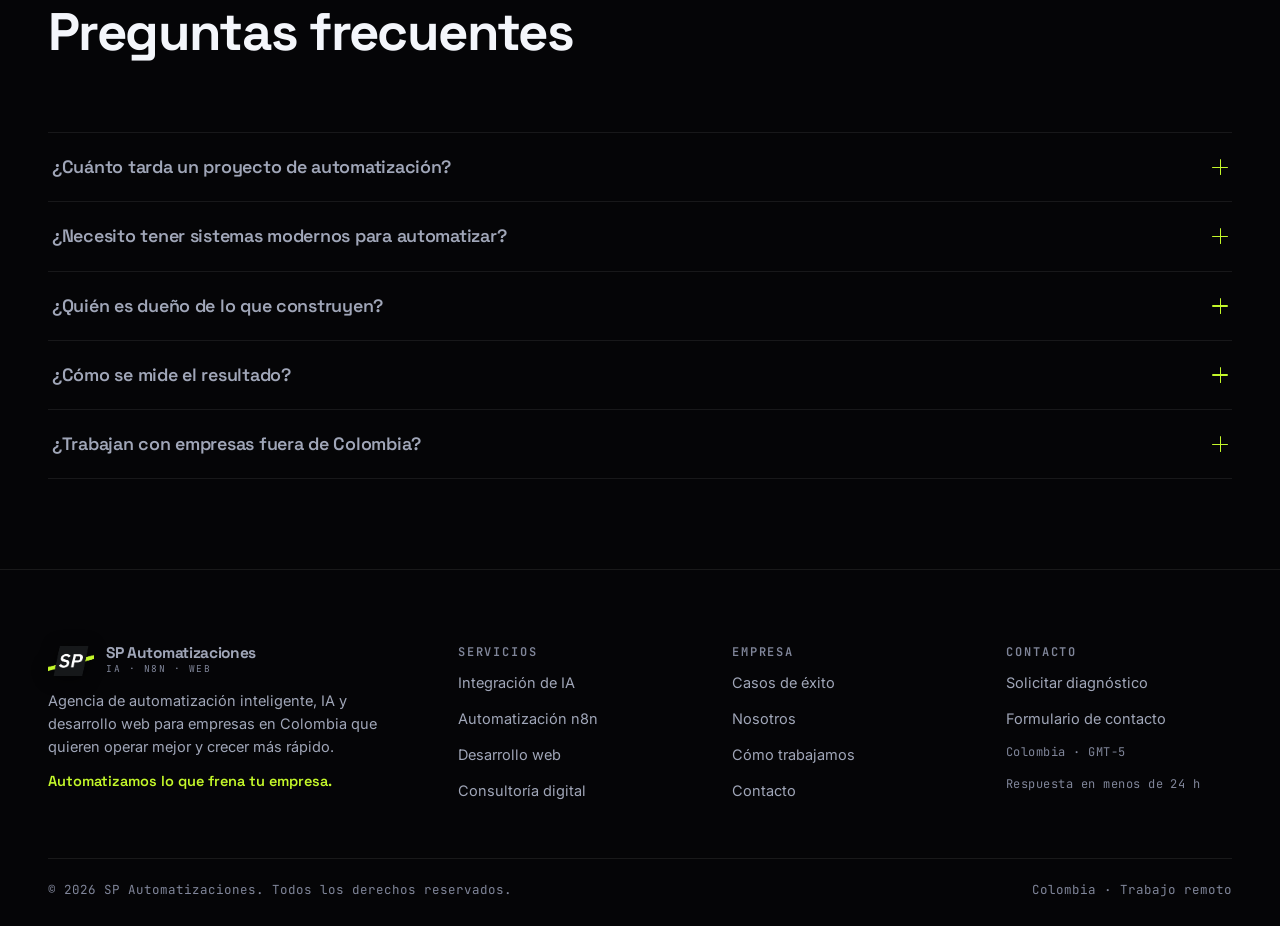
<file: contacto.html>
<!DOCTYPE html>
<html lang="es">
<head>
  <meta charset="UTF-8" />
  <meta name="viewport" content="width=device-width, initial-scale=1" />
  <title>Contacto | SP Automatizaciones</title>
  <meta name="description" content="Cuéntanos qué necesitas automatizar y recibe un diagnóstico sin costo. Respuesta en menos de 24 horas hábiles." />
  <meta name="theme-color" content="#050507" />
  <meta name="author" content="SP Automatizaciones" />
  <link rel="canonical" href="https://sp-automatizaciones.site/contacto.html" />

  <!-- Open Graph -->
  <meta property="og:type" content="website" />
  <meta property="og:site_name" content="SP Automatizaciones" />
  <meta property="og:title" content="Contacto | SP Automatizaciones" />
  <meta property="og:description" content="Cuéntanos qué necesitas automatizar y recibe un diagnóstico sin costo. Respuesta en menos de 24 horas hábiles." />
  <meta property="og:locale" content="es_CO" />
  <meta property="og:url" content="https://sp-automatizaciones.site/contacto.html" />
  <meta property="og:image" content="https://sp-automatizaciones.site/assets/img/og.png" />
  <meta property="og:image:width" content="1200" />
  <meta property="og:image:height" content="630" />
  <meta name="twitter:card" content="summary_large_image" />
  <meta name="twitter:image" content="https://sp-automatizaciones.site/assets/img/og.png" />

  <link rel="icon" href="./assets/img/favicon.ico" sizes="any" />
  <link rel="icon" type="image/png" sizes="32x32" href="./assets/img/favicon-32.png" />
  <link rel="apple-touch-icon" href="./assets/img/apple-touch-icon.png" />
  <link rel="manifest" href="./site.webmanifest" />

  <!-- Fuentes y 3D alojados en el propio sitio: sin servidores externos -->
  <link rel="preload" href="./assets/fonts/space-grotesk.woff2" as="font" type="font/woff2" crossorigin />
  <link rel="preload" href="./assets/fonts/inter.woff2" as="font" type="font/woff2" crossorigin />
  <link rel="stylesheet" href="./assets/css/core.css" />

  <script type="importmap">
  { "imports": { "three": "./assets/vendor/three.module.min.js" } }
  </script>
</head>
<body>
  <div class="veil" aria-hidden="true"></div>
  <a class="skip" href="#main">Saltar al contenido</a>
  <div class="progress" aria-hidden="true"></div>
  <div class="rules" aria-hidden="true"><span></span><span></span><span></span><span></span></div>
  <div class="vignette" aria-hidden="true"></div>
  <div class="grain" aria-hidden="true"></div>

  <header class="nav" id="nav">
    <div class="wrap">
      <a class="brand" href="./index.html" aria-label="SP Automatizaciones — ir al inicio">
        <img class="mark" src="./assets/img/logo.png" alt="" width="40" height="26" decoding="async" />
        <span class="brand-tx"><b>SP Automatizaciones</b><small>IA · n8n · Web</small></span>
      </a>
      <nav class="nav-links" aria-label="Navegación principal">
        <a href="./index.html">Inicio</a><a href="./servicios.html">Servicios</a><a href="./casos.html">Casos</a><a href="./nosotros.html">Nosotros</a><a href="./contacto.html" aria-current="page">Contacto</a>
      </nav>
      <div class="nav-cta">
        <a class="btn btn--sm" href="./contacto.html">Hablemos</a>
        <button class="burger" type="button" aria-expanded="false" aria-controls="drawer" aria-label="Abrir menú">
          <i></i><i></i><i></i>
        </button>
      </div>
    </div>
  </header>
  <div class="drawer" id="drawer">
    <a href="./index.html">Inicio</a><a href="./servicios.html">Servicios</a><a href="./casos.html">Casos</a><a href="./nosotros.html">Nosotros</a><a href="./contacto.html" aria-current="page">Contacto</a>
    <a class="btn" href="./contacto.html">Solicitar diagnóstico</a>
  </div>

  <main id="main">
  <section class="stage stage--short phead">
    <div class="stage-canvas" data-scene="tunnel" aria-hidden="true"></div>
    <div class="wrap">
      <div class="phead-grid">
        <div class="crumb"><a href="./index.html">Inicio</a><i>/</i><span>Contacto</span></div>
        <span class="label">Hablemos</span>
        <h1 class="h-xl reveal-words"><span><i style="--d:0ms">¿Listo</i></span> <span><i style="--d:65ms">para</i></span><br /><span><i style="--d:130ms">automatizar?</i></span></h1>
        <p class="lede rv-now" style="--d:420ms">Cuéntanos tu desafío operativo o técnico. Analizamos tu situación sin costo y te proponemos una solución concreta con estimación de impacto.</p>
      </div>
</div>
  </section>

  <section class="section section--tight">
    <div class="wrap">
      <div class="form-wrap">

        <aside class="contact-aside rv-l">
          <h2 class="h-m">Cómo funciona</h2>
          <p class="dim">Déjanos tus datos y el reto que quieres resolver. Revisamos tu caso y te respondemos con un diagnóstico inicial — sin costo y sin compromiso.</p>

          <div class="contact-row">
            <div class="card-ico" aria-hidden="true"><svg viewBox="0 0 24 24" fill="none" stroke="currentColor" stroke-width="1.6" stroke-linecap="round" stroke-linejoin="round"><circle cx="12" cy="12" r="9"/><path d="M12 7v5.3l3.4 2"/></svg></div>
            <div><b>Respuesta en menos de 24 h</b><span>Días hábiles · GMT-5</span></div>
          </div>
          <div class="contact-row">
            <div class="card-ico" aria-hidden="true"><svg viewBox="0 0 24 24" fill="none" stroke="currentColor" stroke-width="1.6" stroke-linecap="round" stroke-linejoin="round"><path d="M3.5 20.5h17"/><rect x="5" y="12" width="3.5" height="6" rx="1"/><rect x="10.3" y="7.5" width="3.5" height="10.5" rx="1"/><rect x="15.6" y="3.5" width="3.5" height="14.5" rx="1"/></svg></div>
            <div><b>Diagnóstico sin costo</b><span>Qué se puede automatizar y con qué impacto</span></div>
          </div>
          <div class="contact-row">
            <div class="card-ico" aria-hidden="true"><svg viewBox="0 0 24 24" fill="none" stroke="currentColor" stroke-width="1.6" stroke-linecap="round" stroke-linejoin="round"><path d="M12 2.7l7.5 3v6c0 4.6-3.2 8.4-7.5 9.6-4.3-1.2-7.5-5-7.5-9.6v-6l7.5-3z"/><path d="M9 12.2l2.1 2.1 4-4.2"/></svg></div>
            <div><b>Confidencialidad</b><span>Tus datos se usan solo para responderte</span></div>
          </div>
          <div class="contact-row">
            <div class="card-ico" aria-hidden="true"><svg viewBox="0 0 24 24" fill="none" stroke="currentColor" stroke-width="1.6" stroke-linecap="round" stroke-linejoin="round"><path d="M12 21s7-5.6 7-11a7 7 0 1 0-14 0c0 5.4 7 11 7 11z"/><circle cx="12" cy="10" r="2.6"/></svg></div>
            <div><b>Colombia · Trabajo remoto</b><span>Atendemos proyectos en toda América</span></div>
          </div>
        </aside>

        <div class="rv" id="formulario" style="--d:100ms">
          <form class="form" id="contactForm" novalidate>
            <div style="display:grid; gap:6px; margin-bottom:6px">
              <span class="label">Cuéntanos tu proyecto</span>
              <p class="mono">Los campos marcados con <em style="color:var(--acc); font-style:normal">*</em> son obligatorios</p>
            </div>

            <div class="form-msg" id="formErr" role="alert" aria-live="assertive"></div>

            <!-- Trampa antispam: invisible para las personas, tentadora para los robots -->
            <div class="hp" aria-hidden="true">
              <label for="website">No rellenes este campo</label>
              <input type="text" id="website" name="website" tabindex="-1" autocomplete="off" />
            </div>

            <div class="field">
              <label for="name">Nombre <em>*</em></label>
              <input class="ctrl" type="text" id="name" name="name" placeholder="Tu nombre completo…" autocomplete="name" required aria-required="true" />
            </div>
            <div class="field">
              <label for="company">Empresa <em>*</em></label>
              <input class="ctrl" type="text" id="company" name="company" placeholder="Nombre de tu empresa…" autocomplete="organization" required aria-required="true" />
            </div>
            <div class="field">
              <label for="email">Correo electrónico <em>*</em></label>
              <input class="ctrl" type="email" id="email" name="email" placeholder="tu@empresa.com" autocomplete="email" required aria-required="true" />
            </div>
            <div class="field">
              <label for="phone">Teléfono o WhatsApp <span class="opt">(opcional)</span></label>
              <input class="ctrl" type="tel" id="phone" name="phone" placeholder="Para responderte más rápido…" autocomplete="tel" />
            </div>
            <div class="field">
              <label for="need">¿Qué necesitas automatizar o construir? <em>*</em></label>
              <textarea class="ctrl" id="need" name="need" placeholder="Ej: quiero automatizar el seguimiento de pedidos por WhatsApp y conectarlo a mi sistema de inventario…" required aria-required="true"></textarea>
            </div>
            <button class="btn form-submit" type="submit">Enviar mensaje →</button>
            <p class="mono">No compartimos tus datos con terceros.</p>
          </form>

          <div class="form-ok" id="formOk" role="status" aria-live="polite" tabindex="-1">
            <div class="tick" aria-hidden="true">✓</div>
            <h3 class="h-s">¡Solicitud recibida!</h3>
            <p class="dim">Revisamos tu caso y te respondemos en menos de 24 horas hábiles al correo que nos dejaste.</p>
            <a class="btn btn--ghost" href="./servicios.html">Mientras tanto, mira los servicios</a>
          </div>
        </div>

      </div>
    </div>
  </section>

  <section class="section section--tight">
    <div class="wrap">
      <header class="sec-head">
        <span class="label rv">Antes de escribir</span>
        <h2 class="h-l rv" style="--d:60ms">Preguntas frecuentes</h2>
      </header>
      <div class="rv"><div class="acc">
        <div class="acc-item">
          <h3><button class="acc-btn" type="button" aria-expanded="false" aria-controls="faq0">
            ¿Cuánto tarda un proyecto de automatización?<span class="acc-sign" aria-hidden="true"></span>
          </button></h3>
          <div class="acc-panel" id="faq0"><p>Un flujo puntual en n8n puede estar operando en una o dos semanas. Un agente conversacional integrado a tus sistemas suele tomar entre tres y seis semanas, según la cantidad de integraciones. En el diagnóstico te damos un rango concreto antes de empezar.</p></div>
        </div>
        <div class="acc-item">
          <h3><button class="acc-btn" type="button" aria-expanded="false" aria-controls="faq1">
            ¿Necesito tener sistemas modernos para automatizar?<span class="acc-sign" aria-hidden="true"></span>
          </button></h3>
          <div class="acc-panel" id="faq1"><p>No. Trabajamos con lo que ya tienes: hojas de cálculo, correo, WhatsApp, un CRM o un ERP. Si un sistema no expone API, buscamos la vía de integración viable y te decimos con claridad qué se puede y qué no.</p></div>
        </div>
        <div class="acc-item">
          <h3><button class="acc-btn" type="button" aria-expanded="false" aria-controls="faq2">
            ¿Quién es dueño de lo que construyen?<span class="acc-sign" aria-hidden="true"></span>
          </button></h3>
          <div class="acc-panel" id="faq2"><p>Tú. Entregamos el código, los flujos y la documentación. Nada queda encerrado en una plataforma nuestra: puedes operarlo con tu propio equipo o seguir con nuestro acompañamiento.</p></div>
        </div>
        <div class="acc-item">
          <h3><button class="acc-btn" type="button" aria-expanded="false" aria-controls="faq3">
            ¿Cómo se mide el resultado?<span class="acc-sign" aria-hidden="true"></span>
          </button></h3>
          <div class="acc-panel" id="faq3"><p>Antes de construir definimos una línea base — horas dedicadas, tiempo de respuesta, volumen de solicitudes — y medimos contra ella. Si la automatización no mueve ese número, se ajusta hasta que lo haga.</p></div>
        </div>
        <div class="acc-item">
          <h3><button class="acc-btn" type="button" aria-expanded="false" aria-controls="faq4">
            ¿Trabajan con empresas fuera de Colombia?<span class="acc-sign" aria-hidden="true"></span>
          </button></h3>
          <div class="acc-panel" id="faq4"><p>Sí. El trabajo es 100% remoto y operamos en GMT-5, un horario que se solapa bien con toda América. El acompañamiento es el mismo esté donde esté tu empresa.</p></div>
        </div>
      </div></div>
    </div>
  </section>
  </main>

  <footer class="foot">
    <div class="wrap">
      <div class="foot-grid">
        <div class="foot-col">
          <a class="brand" href="./index.html">
            <img class="mark" src="./assets/img/logo.png" alt="" width="40" height="26" decoding="async" />
            <span class="brand-tx"><b>SP Automatizaciones</b><small>IA · n8n · Web</small></span>
          </a>
          <p class="foot-note">Agencia de automatización inteligente, IA y desarrollo web para empresas en Colombia que quieren operar mejor y crecer más rápido.</p>
          <p class="foot-slogan">Automatizamos lo que frena tu empresa.</p>
        </div>
        <div class="foot-col">
          <h2>Servicios</h2>
          <a href="./servicios.html#ia">Integración de IA</a>
          <a href="./servicios.html#n8n">Automatización n8n</a>
          <a href="./servicios.html#web">Desarrollo web</a>
          <a href="./servicios.html#consultoria">Consultoría digital</a>
        </div>
        <div class="foot-col">
          <h2>Empresa</h2>
          <a href="./casos.html">Casos de éxito</a>
          <a href="./nosotros.html">Nosotros</a>
          <a href="./nosotros.html#proceso">Cómo trabajamos</a>
          <a href="./contacto.html">Contacto</a>
        </div>
        <div class="foot-col">
          <h2>Contacto</h2>
          <a href="./contacto.html">Solicitar diagnóstico</a>
          <a href="./contacto.html#formulario">Formulario de contacto</a>
          <span class="mono">Colombia · GMT-5</span>
          <span class="mono">Respuesta en menos de 24 h</span>
        </div>
      </div>
      <div class="foot-bottom">
        <span>© <span data-year>2026</span> SP Automatizaciones. Todos los derechos reservados.</span>
        <span>Colombia · Trabajo remoto</span>
      </div>
    </div>
  </footer>

  <!-- site.js primero: los scripts diferidos y los módulos se ejecutan en
       el orden del documento, y la interfaz no debe esperar al 3D. -->
  <script src="./assets/js/site.js" defer></script>
  <script type="module" src="./assets/js/scene.js"></script>
  <script>
    /* Red de seguridad: si el modulo 3D ni siquiera llego a ejecutarse
       (navegador sin modulos ES, archivo bloqueado), el fondo CSS animado
       toma su lugar. Los demas fallos los gestiona el propio scene.js. */
    addEventListener('load', function () {
      setTimeout(function () {
        document.querySelectorAll('[data-scene]').forEach(function (el) {
          if (!el.querySelector('canvas') && !el.dataset.state) el.classList.add('fallback');
        });
      }, 2500);
    });
  </script>
</body>
</html>
</file>
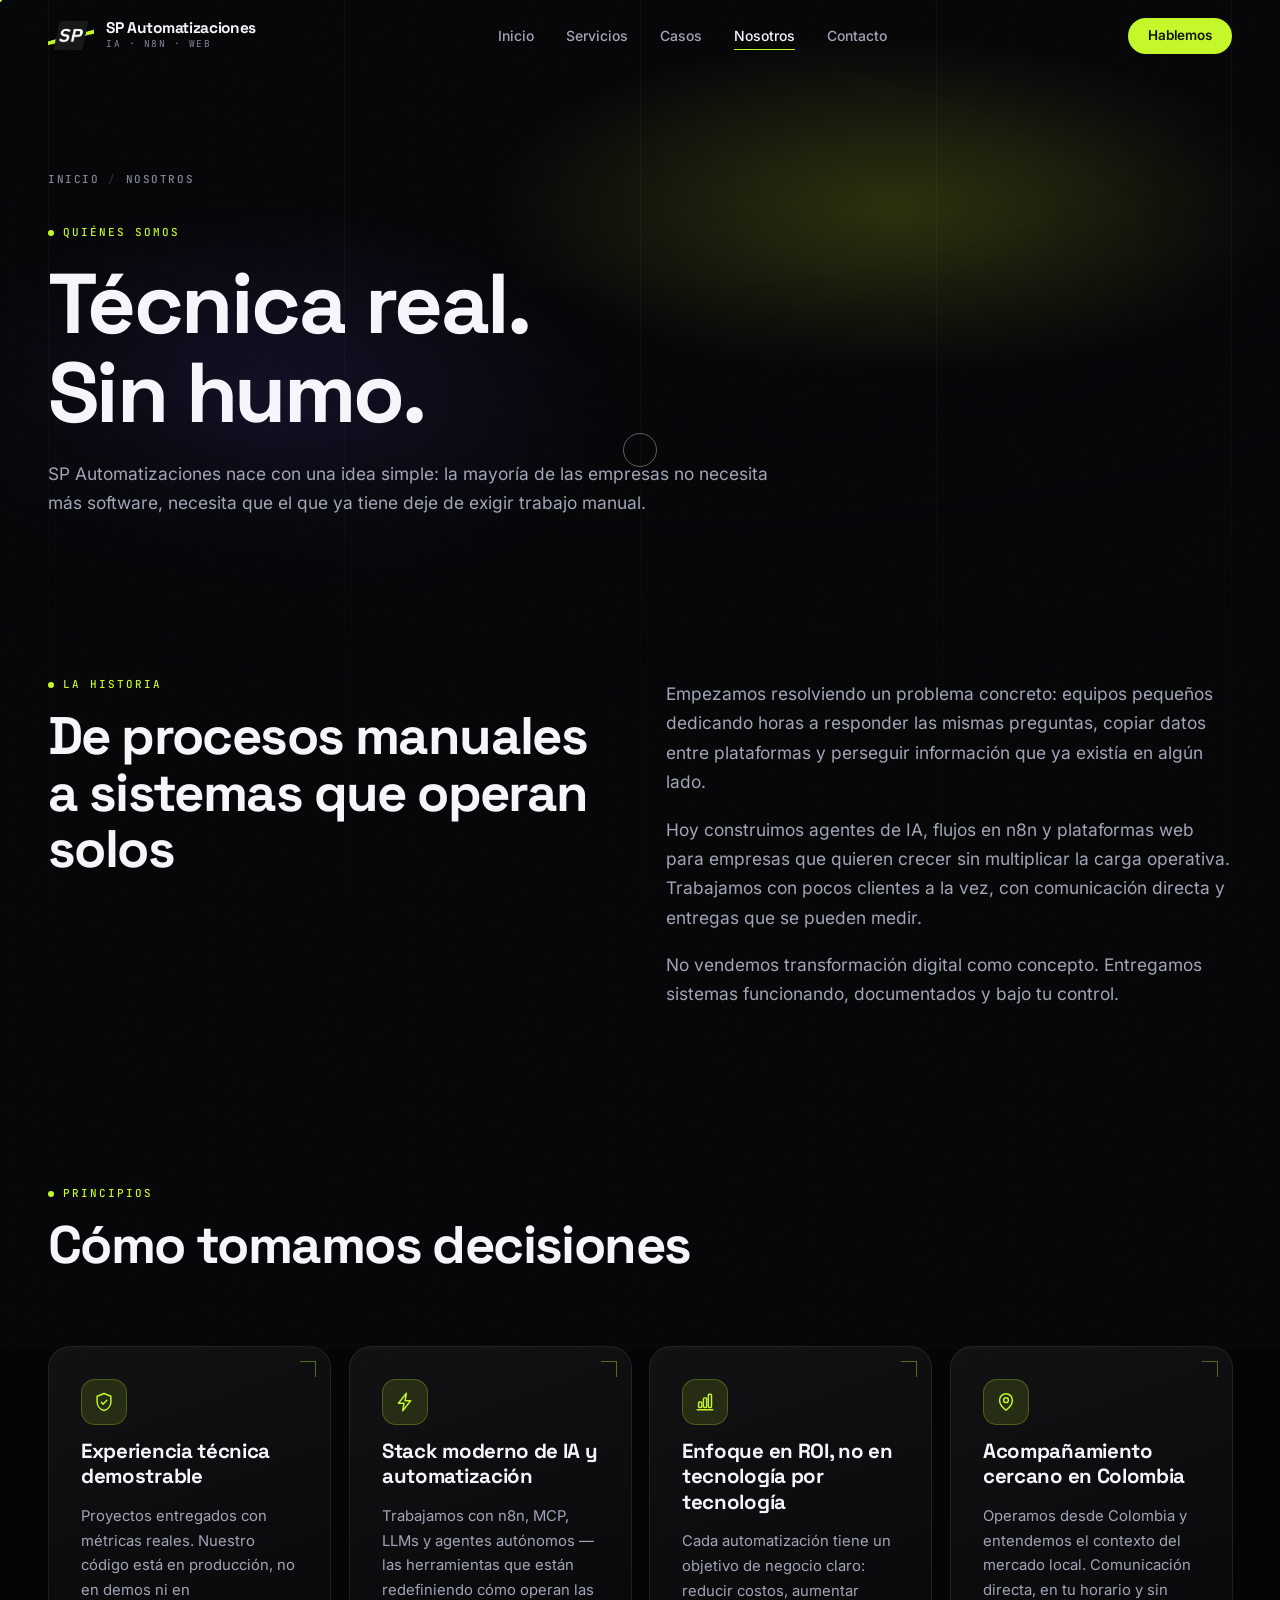
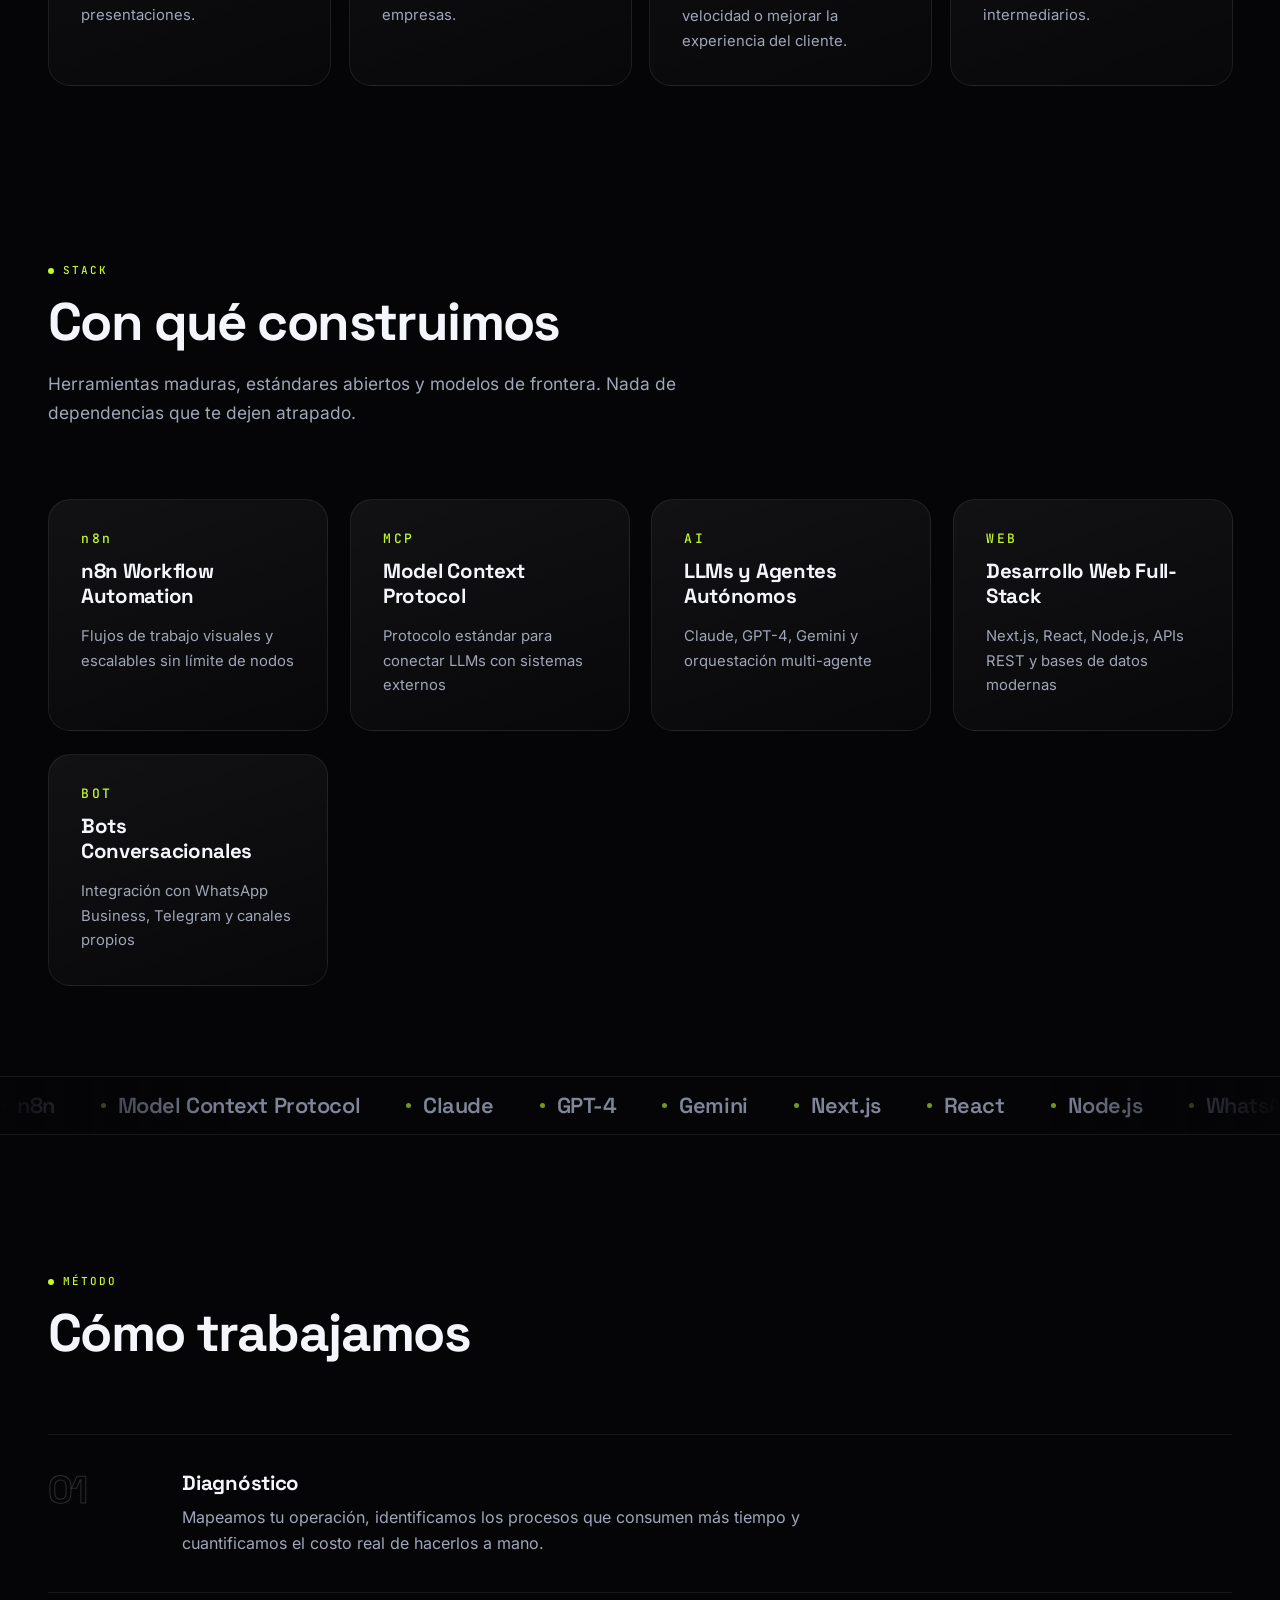
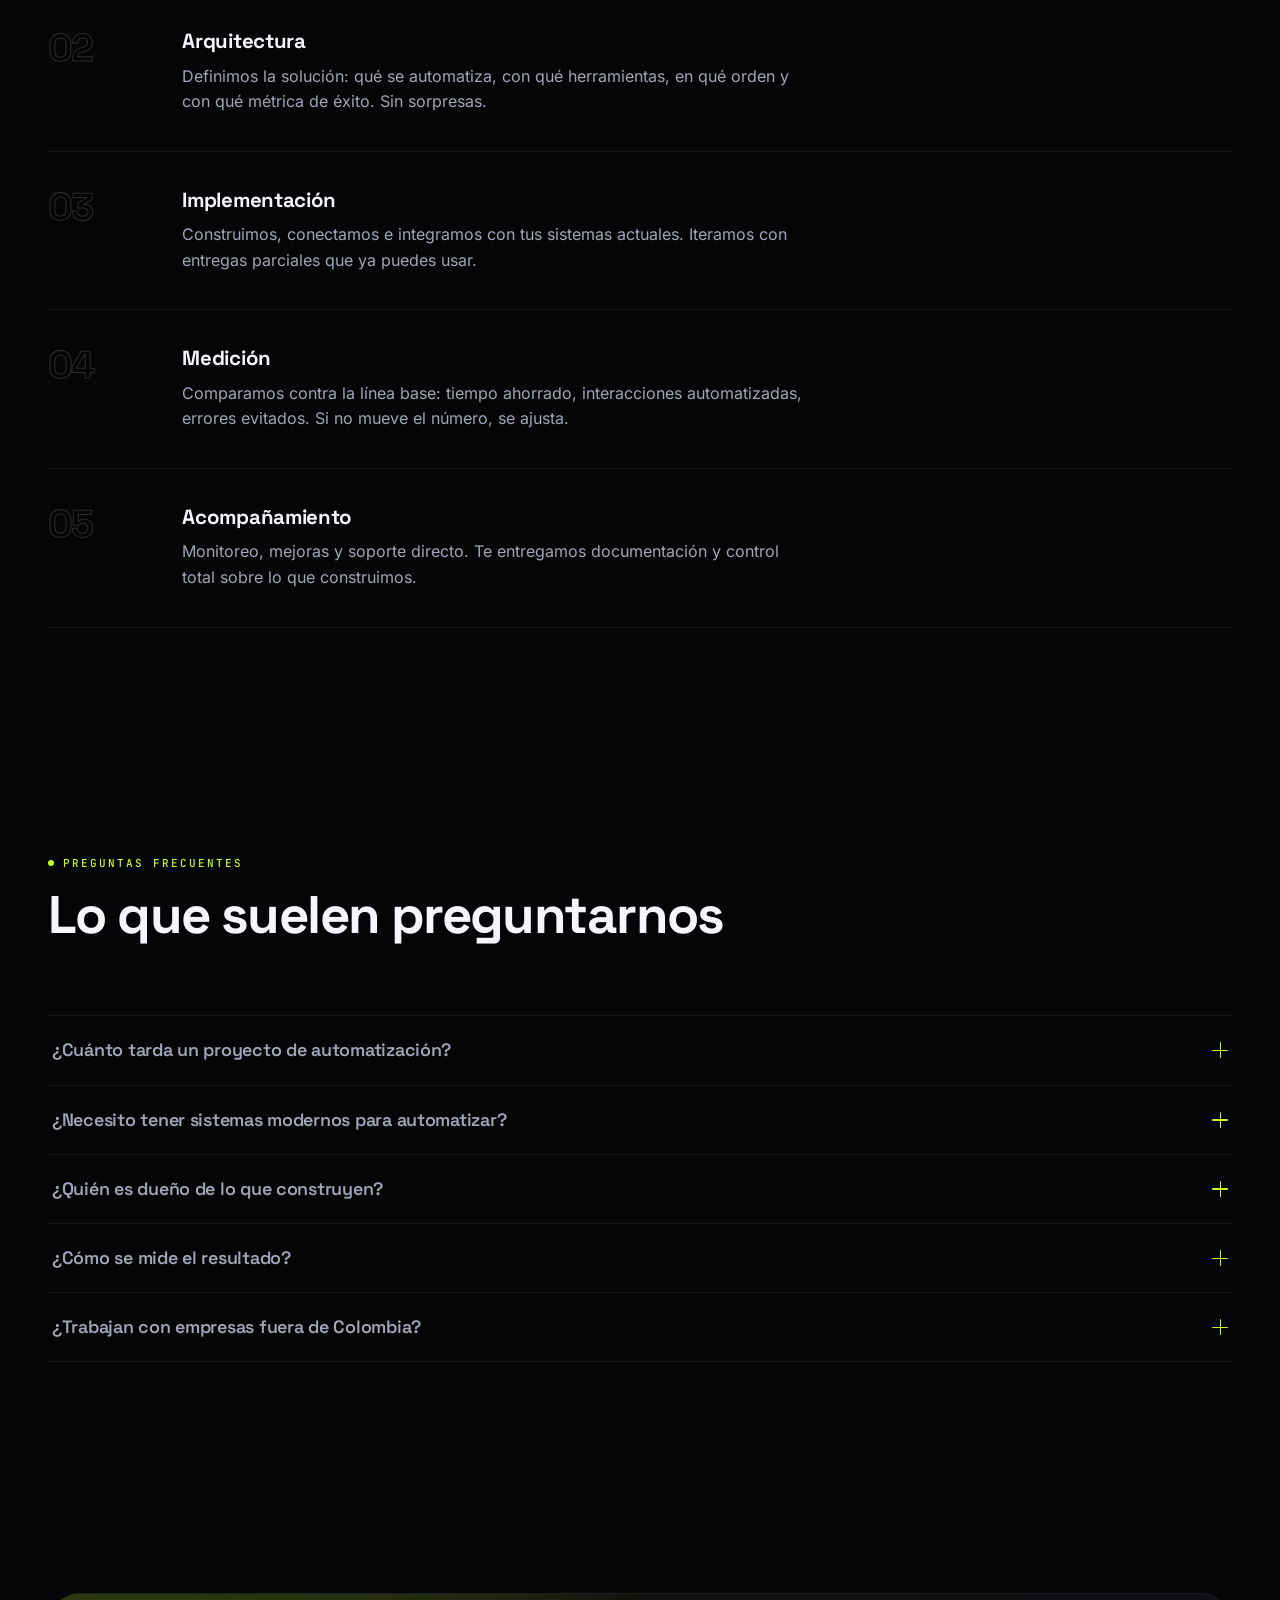
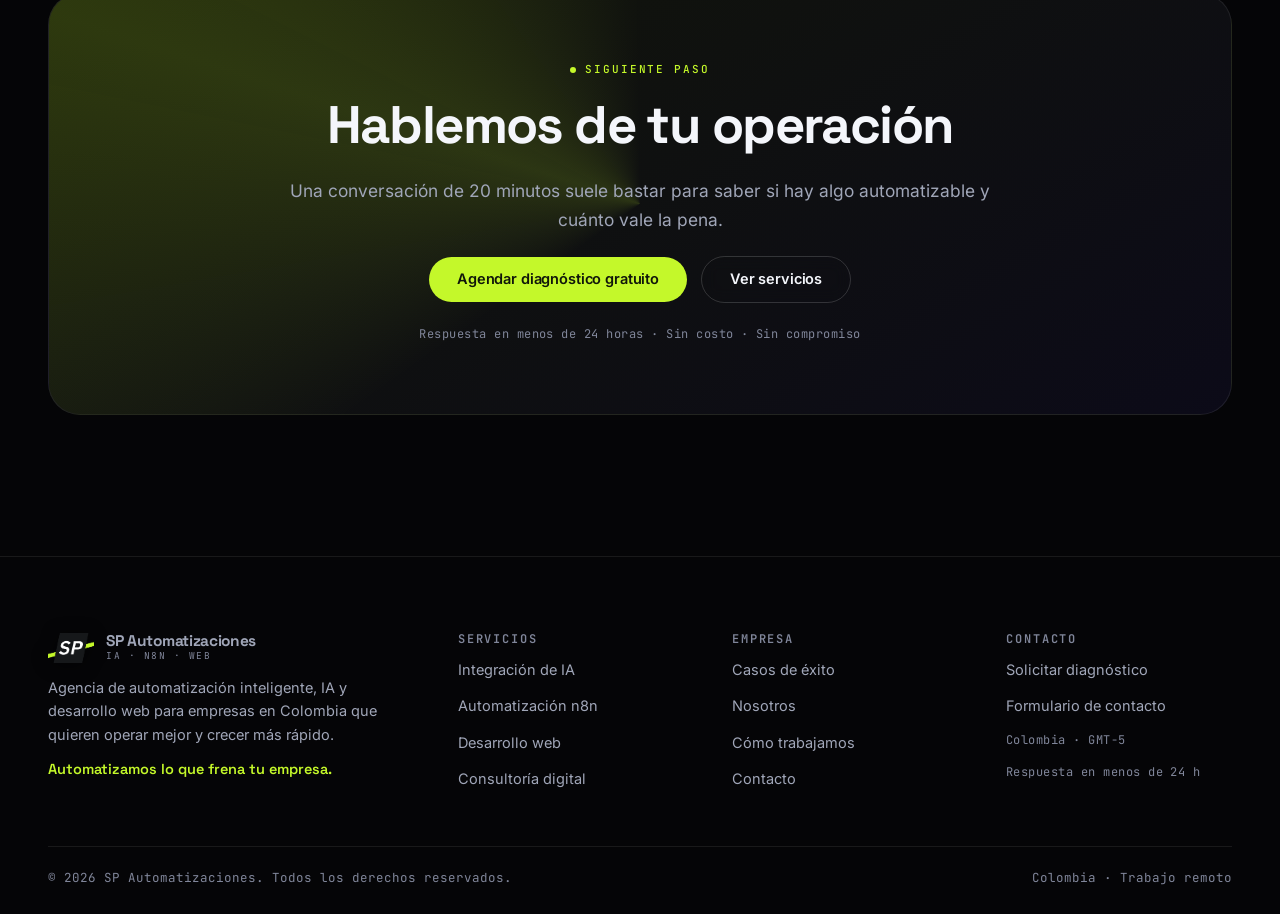
<file: nosotros.html>
<!DOCTYPE html>
<html lang="es">
<head>
  <meta charset="UTF-8" />
  <meta name="viewport" content="width=device-width, initial-scale=1" />
  <title>Nosotros | SP Automatizaciones</title>
  <meta name="description" content="Agencia de automatización inteligente en Colombia. Principios, método de trabajo y stack técnico: n8n, MCP, LLMs y desarrollo web full-stack." />
  <meta name="theme-color" content="#050507" />
  <meta name="author" content="SP Automatizaciones" />
  <link rel="canonical" href="https://sp-automatizaciones.site/nosotros.html" />

  <!-- Open Graph -->
  <meta property="og:type" content="website" />
  <meta property="og:site_name" content="SP Automatizaciones" />
  <meta property="og:title" content="Nosotros | SP Automatizaciones" />
  <meta property="og:description" content="Agencia de automatización inteligente en Colombia. Principios, método de trabajo y stack técnico: n8n, MCP, LLMs y desarrollo web full-stack." />
  <meta property="og:locale" content="es_CO" />
  <meta property="og:url" content="https://sp-automatizaciones.site/nosotros.html" />
  <meta property="og:image" content="https://sp-automatizaciones.site/assets/img/og.png" />
  <meta property="og:image:width" content="1200" />
  <meta property="og:image:height" content="630" />
  <meta name="twitter:card" content="summary_large_image" />
  <meta name="twitter:image" content="https://sp-automatizaciones.site/assets/img/og.png" />

  <link rel="icon" href="./assets/img/favicon.ico" sizes="any" />
  <link rel="icon" type="image/png" sizes="32x32" href="./assets/img/favicon-32.png" />
  <link rel="apple-touch-icon" href="./assets/img/apple-touch-icon.png" />
  <link rel="manifest" href="./site.webmanifest" />

  <!-- Fuentes y 3D alojados en el propio sitio: sin servidores externos -->
  <link rel="preload" href="./assets/fonts/space-grotesk.woff2" as="font" type="font/woff2" crossorigin />
  <link rel="preload" href="./assets/fonts/inter.woff2" as="font" type="font/woff2" crossorigin />
  <link rel="stylesheet" href="./assets/css/core.css" />

  <script type="importmap">
  { "imports": { "three": "./assets/vendor/three.module.min.js" } }
  </script>
</head>
<body>
  <div class="veil" aria-hidden="true"></div>
  <a class="skip" href="#main">Saltar al contenido</a>
  <div class="progress" aria-hidden="true"></div>
  <div class="rules" aria-hidden="true"><span></span><span></span><span></span><span></span></div>
  <div class="vignette" aria-hidden="true"></div>
  <div class="grain" aria-hidden="true"></div>

  <header class="nav" id="nav">
    <div class="wrap">
      <a class="brand" href="./index.html" aria-label="SP Automatizaciones — ir al inicio">
        <img class="mark" src="./assets/img/logo.png" alt="" width="40" height="26" decoding="async" />
        <span class="brand-tx"><b>SP Automatizaciones</b><small>IA · n8n · Web</small></span>
      </a>
      <nav class="nav-links" aria-label="Navegación principal">
        <a href="./index.html">Inicio</a><a href="./servicios.html">Servicios</a><a href="./casos.html">Casos</a><a href="./nosotros.html" aria-current="page">Nosotros</a><a href="./contacto.html">Contacto</a>
      </nav>
      <div class="nav-cta">
        <a class="btn btn--sm" href="./contacto.html">Hablemos</a>
        <button class="burger" type="button" aria-expanded="false" aria-controls="drawer" aria-label="Abrir menú">
          <i></i><i></i><i></i>
        </button>
      </div>
    </div>
  </header>
  <div class="drawer" id="drawer">
    <a href="./index.html">Inicio</a><a href="./servicios.html">Servicios</a><a href="./casos.html">Casos</a><a href="./nosotros.html" aria-current="page">Nosotros</a><a href="./contacto.html">Contacto</a>
    <a class="btn" href="./contacto.html">Solicitar diagnóstico</a>
  </div>

  <main id="main">
  <section class="stage stage--short phead">
    <div class="stage-canvas" data-scene="globe" aria-hidden="true"></div>
    <div class="wrap">
      <div class="phead-grid">
        <div class="crumb"><a href="./index.html">Inicio</a><i>/</i><span>Nosotros</span></div>
        <span class="label">Quiénes somos</span>
        <h1 class="h-xl reveal-words"><span><i style="--d:0ms">Técnica</i></span> <span><i style="--d:65ms">real.</i></span><br /><span><i style="--d:130ms">Sin</i></span> <span><i style="--d:195ms">humo.</i></span></h1>
        <p class="lede rv-now" style="--d:420ms">SP Automatizaciones nace con una idea simple: la mayoría de las empresas no necesita más software, necesita que el que ya tiene deje de exigir trabajo manual.</p>
      </div>
</div>
  </section>

  <section class="section section--tight">
    <div class="wrap">
      <div class="grid-2" style="align-items:start; gap:clamp(24px,4vw,56px)">
        <div class="rv-l" style="display:grid; gap:18px">
          <span class="label">La historia</span>
          <h2 class="h-l">De procesos manuales<br />a sistemas que operan solos</h2>
        </div>
        <div class="rv" style="display:grid; gap:18px; --d:120ms">
          <p class="lede">Empezamos resolviendo un problema concreto: equipos pequeños dedicando horas a responder las mismas preguntas, copiar datos entre plataformas y perseguir información que ya existía en algún lado.</p>
          <p class="lede">Hoy construimos agentes de IA, flujos en n8n y plataformas web para empresas que quieren crecer sin multiplicar la carga operativa. Trabajamos con pocos clientes a la vez, con comunicación directa y entregas que se pueden medir.</p>
          <p class="lede">No vendemos transformación digital como concepto. Entregamos sistemas funcionando, documentados y bajo tu control.</p>
        </div>
      </div>
    </div>
  </section>

  <section class="section section--tight">
    <div class="wrap">
      <header class="sec-head">
        <span class="label rv">Principios</span>
        <h2 class="h-l rv" style="--d:60ms">Cómo tomamos decisiones</h2>
      </header>
      <div class="grid-4 tilt-scope">
        <article class="card card--bracket rv-3d" style="--d:0ms">
          <div class="card-ico" aria-hidden="true"><svg viewBox="0 0 24 24" fill="none" stroke="currentColor" stroke-width="1.6" stroke-linecap="round" stroke-linejoin="round"><path d="M12 2.7l7.5 3v6c0 4.6-3.2 8.4-7.5 9.6-4.3-1.2-7.5-5-7.5-9.6v-6l7.5-3z"/><path d="M9 12.2l2.1 2.1 4-4.2"/></svg></div>
          <h3 class="h-s">Experiencia técnica demostrable</h3>
          <p>Proyectos entregados con métricas reales. Nuestro código está en producción, no en demos ni en presentaciones.</p>
        </article>
        <article class="card card--bracket rv-3d" style="--d:80ms">
          <div class="card-ico" aria-hidden="true"><svg viewBox="0 0 24 24" fill="none" stroke="currentColor" stroke-width="1.6" stroke-linecap="round" stroke-linejoin="round"><path d="M13.5 2.5L4.8 13.4h6.1l-1.4 8.1 8.7-10.9h-6.1l1.4-8.1z"/></svg></div>
          <h3 class="h-s">Stack moderno de IA y automatización</h3>
          <p>Trabajamos con n8n, MCP, LLMs y agentes autónomos — las herramientas que están redefiniendo cómo operan las empresas.</p>
        </article>
        <article class="card card--bracket rv-3d" style="--d:160ms">
          <div class="card-ico" aria-hidden="true"><svg viewBox="0 0 24 24" fill="none" stroke="currentColor" stroke-width="1.6" stroke-linecap="round" stroke-linejoin="round"><path d="M3.5 20.5h17"/><rect x="5" y="12" width="3.5" height="6" rx="1"/><rect x="10.3" y="7.5" width="3.5" height="10.5" rx="1"/><rect x="15.6" y="3.5" width="3.5" height="14.5" rx="1"/></svg></div>
          <h3 class="h-s">Enfoque en ROI, no en tecnología por tecnología</h3>
          <p>Cada automatización tiene un objetivo de negocio claro: reducir costos, aumentar velocidad o mejorar la experiencia del cliente.</p>
        </article>
        <article class="card card--bracket rv-3d" style="--d:240ms">
          <div class="card-ico" aria-hidden="true"><svg viewBox="0 0 24 24" fill="none" stroke="currentColor" stroke-width="1.6" stroke-linecap="round" stroke-linejoin="round"><path d="M12 21s7-5.6 7-11a7 7 0 1 0-14 0c0 5.4 7 11 7 11z"/><circle cx="12" cy="10" r="2.6"/></svg></div>
          <h3 class="h-s">Acompañamiento cercano en Colombia</h3>
          <p>Operamos desde Colombia y entendemos el contexto del mercado local. Comunicación directa, en tu horario y sin intermediarios.</p>
        </article>
      </div>
    </div>
  </section>

  <section class="section section--tight" id="stack">
    <div class="wrap">
      <header class="sec-head">
        <span class="label rv">Stack</span>
        <h2 class="h-l rv" style="--d:60ms">Con qué construimos</h2>
        <p class="lede rv" style="--d:120ms">Herramientas maduras, estándares abiertos y modelos de frontera. Nada de dependencias que te dejen atrapado.</p>
      </header>
      <div class="grid-3 tilt-scope">
        <article class="card card--flat rv" style="--d:0ms">
          <span class="card-ix" style="color:var(--acc); font-size:13px; letter-spacing:.2em">n8n</span>
          <h3 class="h-s">n8n Workflow Automation</h3>
          <p>Flujos de trabajo visuales y escalables sin límite de nodos</p>
        </article>
        <article class="card card--flat rv" style="--d:70ms">
          <span class="card-ix" style="color:var(--acc); font-size:13px; letter-spacing:.2em">MCP</span>
          <h3 class="h-s">Model Context Protocol</h3>
          <p>Protocolo estándar para conectar LLMs con sistemas externos</p>
        </article>
        <article class="card card--flat rv" style="--d:140ms">
          <span class="card-ix" style="color:var(--acc); font-size:13px; letter-spacing:.2em">AI</span>
          <h3 class="h-s">LLMs y Agentes Autónomos</h3>
          <p>Claude, GPT-4, Gemini y orquestación multi-agente</p>
        </article>
        <article class="card card--flat rv" style="--d:210ms">
          <span class="card-ix" style="color:var(--acc); font-size:13px; letter-spacing:.2em">WEB</span>
          <h3 class="h-s">Desarrollo Web Full-Stack</h3>
          <p>Next.js, React, Node.js, APIs REST y bases de datos modernas</p>
        </article>
        <article class="card card--flat rv" style="--d:280ms">
          <span class="card-ix" style="color:var(--acc); font-size:13px; letter-spacing:.2em">BOT</span>
          <h3 class="h-s">Bots Conversacionales</h3>
          <p>Integración con WhatsApp Business, Telegram y canales propios</p>
        </article>
      </div>
    </div>
  </section>


  <div class="marquee" aria-hidden="true">
    <div class="marquee-track"><span class="marquee-item"><i></i>n8n</span><span class="marquee-item"><i></i>Model Context Protocol</span><span class="marquee-item"><i></i>Claude</span><span class="marquee-item"><i></i>GPT-4</span><span class="marquee-item"><i></i>Gemini</span><span class="marquee-item"><i></i>Next.js</span><span class="marquee-item"><i></i>React</span><span class="marquee-item"><i></i>Node.js</span><span class="marquee-item"><i></i>WhatsApp Business API</span><span class="marquee-item"><i></i>PostgreSQL</span><span class="marquee-item"><i></i>Supabase</span><span class="marquee-item"><i></i>Telegram</span><span class="marquee-item"><i></i>REST APIs</span><span class="marquee-item"><i></i>Docker</span><span class="marquee-item"><i></i>Vercel</span><span class="marquee-item"><i></i>n8n</span><span class="marquee-item"><i></i>Model Context Protocol</span><span class="marquee-item"><i></i>Claude</span><span class="marquee-item"><i></i>GPT-4</span><span class="marquee-item"><i></i>Gemini</span><span class="marquee-item"><i></i>Next.js</span><span class="marquee-item"><i></i>React</span><span class="marquee-item"><i></i>Node.js</span><span class="marquee-item"><i></i>WhatsApp Business API</span><span class="marquee-item"><i></i>PostgreSQL</span><span class="marquee-item"><i></i>Supabase</span><span class="marquee-item"><i></i>Telegram</span><span class="marquee-item"><i></i>REST APIs</span><span class="marquee-item"><i></i>Docker</span><span class="marquee-item"><i></i>Vercel</span></div>
  </div>


  <section class="section" id="proceso">
    <div class="wrap">
      <header class="sec-head">
        <span class="label rv">Método</span>
        <h2 class="h-l rv" style="--d:60ms">Cómo trabajamos</h2>
      </header>
      <div class="steps">
        <div class="step rv-l" style="--d:0ms">
          <div class="step-n">01</div>
          <div class="step-body"><h3 class="h-s">Diagnóstico</h3><p class="dim" style="max-width:62ch">Mapeamos tu operación, identificamos los procesos que consumen más tiempo y cuantificamos el costo real de hacerlos a mano.</p></div>
        </div>
        <div class="step rv-l" style="--d:70ms">
          <div class="step-n">02</div>
          <div class="step-body"><h3 class="h-s">Arquitectura</h3><p class="dim" style="max-width:62ch">Definimos la solución: qué se automatiza, con qué herramientas, en qué orden y con qué métrica de éxito. Sin sorpresas.</p></div>
        </div>
        <div class="step rv-l" style="--d:140ms">
          <div class="step-n">03</div>
          <div class="step-body"><h3 class="h-s">Implementación</h3><p class="dim" style="max-width:62ch">Construimos, conectamos e integramos con tus sistemas actuales. Iteramos con entregas parciales que ya puedes usar.</p></div>
        </div>
        <div class="step rv-l" style="--d:210ms">
          <div class="step-n">04</div>
          <div class="step-body"><h3 class="h-s">Medición</h3><p class="dim" style="max-width:62ch">Comparamos contra la línea base: tiempo ahorrado, interacciones automatizadas, errores evitados. Si no mueve el número, se ajusta.</p></div>
        </div>
        <div class="step rv-l" style="--d:280ms">
          <div class="step-n">05</div>
          <div class="step-body"><h3 class="h-s">Acompañamiento</h3><p class="dim" style="max-width:62ch">Monitoreo, mejoras y soporte directo. Te entregamos documentación y control total sobre lo que construimos.</p></div>
        </div>
      </div>
    </div>
  </section>

  <section class="section section--tight">
    <div class="wrap">
      <header class="sec-head">
        <span class="label rv">Preguntas frecuentes</span>
        <h2 class="h-l rv" style="--d:60ms">Lo que suelen preguntarnos</h2>
      </header>
      <div class="rv"><div class="acc">
        <div class="acc-item">
          <h3><button class="acc-btn" type="button" aria-expanded="false" aria-controls="faq0">
            ¿Cuánto tarda un proyecto de automatización?<span class="acc-sign" aria-hidden="true"></span>
          </button></h3>
          <div class="acc-panel" id="faq0"><p>Un flujo puntual en n8n puede estar operando en una o dos semanas. Un agente conversacional integrado a tus sistemas suele tomar entre tres y seis semanas, según la cantidad de integraciones. En el diagnóstico te damos un rango concreto antes de empezar.</p></div>
        </div>
        <div class="acc-item">
          <h3><button class="acc-btn" type="button" aria-expanded="false" aria-controls="faq1">
            ¿Necesito tener sistemas modernos para automatizar?<span class="acc-sign" aria-hidden="true"></span>
          </button></h3>
          <div class="acc-panel" id="faq1"><p>No. Trabajamos con lo que ya tienes: hojas de cálculo, correo, WhatsApp, un CRM o un ERP. Si un sistema no expone API, buscamos la vía de integración viable y te decimos con claridad qué se puede y qué no.</p></div>
        </div>
        <div class="acc-item">
          <h3><button class="acc-btn" type="button" aria-expanded="false" aria-controls="faq2">
            ¿Quién es dueño de lo que construyen?<span class="acc-sign" aria-hidden="true"></span>
          </button></h3>
          <div class="acc-panel" id="faq2"><p>Tú. Entregamos el código, los flujos y la documentación. Nada queda encerrado en una plataforma nuestra: puedes operarlo con tu propio equipo o seguir con nuestro acompañamiento.</p></div>
        </div>
        <div class="acc-item">
          <h3><button class="acc-btn" type="button" aria-expanded="false" aria-controls="faq3">
            ¿Cómo se mide el resultado?<span class="acc-sign" aria-hidden="true"></span>
          </button></h3>
          <div class="acc-panel" id="faq3"><p>Antes de construir definimos una línea base — horas dedicadas, tiempo de respuesta, volumen de solicitudes — y medimos contra ella. Si la automatización no mueve ese número, se ajusta hasta que lo haga.</p></div>
        </div>
        <div class="acc-item">
          <h3><button class="acc-btn" type="button" aria-expanded="false" aria-controls="faq4">
            ¿Trabajan con empresas fuera de Colombia?<span class="acc-sign" aria-hidden="true"></span>
          </button></h3>
          <div class="acc-panel" id="faq4"><p>Sí. El trabajo es 100% remoto y operamos en GMT-5, un horario que se solapa bien con toda América. El acompañamiento es el mismo esté donde esté tu empresa.</p></div>
        </div>
      </div></div>
    </div>
  </section>

  <section class="section">
    <div class="wrap">
      <div class="band rv">
        <span class="label">Siguiente paso</span>
        <h2 class="h-l">Hablemos de tu operación</h2>
        <p class="lede" style="text-align:center">Una conversación de 20 minutos suele bastar para saber si hay algo automatizable y cuánto vale la pena.</p>
        <div class="hero-actions" style="justify-content:center">
          <a class="btn" href="./contacto.html">Agendar diagnóstico gratuito</a>
          <a class="btn btn--ghost" href="./servicios.html">Ver servicios</a>
        </div>
        <p class="mono">Respuesta en menos de 24 horas · Sin costo · Sin compromiso</p>
      </div>
    </div>
  </section>

  </main>

  <footer class="foot">
    <div class="wrap">
      <div class="foot-grid">
        <div class="foot-col">
          <a class="brand" href="./index.html">
            <img class="mark" src="./assets/img/logo.png" alt="" width="40" height="26" decoding="async" />
            <span class="brand-tx"><b>SP Automatizaciones</b><small>IA · n8n · Web</small></span>
          </a>
          <p class="foot-note">Agencia de automatización inteligente, IA y desarrollo web para empresas en Colombia que quieren operar mejor y crecer más rápido.</p>
          <p class="foot-slogan">Automatizamos lo que frena tu empresa.</p>
        </div>
        <div class="foot-col">
          <h2>Servicios</h2>
          <a href="./servicios.html#ia">Integración de IA</a>
          <a href="./servicios.html#n8n">Automatización n8n</a>
          <a href="./servicios.html#web">Desarrollo web</a>
          <a href="./servicios.html#consultoria">Consultoría digital</a>
        </div>
        <div class="foot-col">
          <h2>Empresa</h2>
          <a href="./casos.html">Casos de éxito</a>
          <a href="./nosotros.html">Nosotros</a>
          <a href="./nosotros.html#proceso">Cómo trabajamos</a>
          <a href="./contacto.html">Contacto</a>
        </div>
        <div class="foot-col">
          <h2>Contacto</h2>
          <a href="./contacto.html">Solicitar diagnóstico</a>
          <a href="./contacto.html#formulario">Formulario de contacto</a>
          <span class="mono">Colombia · GMT-5</span>
          <span class="mono">Respuesta en menos de 24 h</span>
        </div>
      </div>
      <div class="foot-bottom">
        <span>© <span data-year>2026</span> SP Automatizaciones. Todos los derechos reservados.</span>
        <span>Colombia · Trabajo remoto</span>
      </div>
    </div>
  </footer>

  <!-- site.js primero: los scripts diferidos y los módulos se ejecutan en
       el orden del documento, y la interfaz no debe esperar al 3D. -->
  <script src="./assets/js/site.js" defer></script>
  <script type="module" src="./assets/js/scene.js"></script>
  <script>
    /* Red de seguridad: si el modulo 3D ni siquiera llego a ejecutarse
       (navegador sin modulos ES, archivo bloqueado), el fondo CSS animado
       toma su lugar. Los demas fallos los gestiona el propio scene.js. */
    addEventListener('load', function () {
      setTimeout(function () {
        document.querySelectorAll('[data-scene]').forEach(function (el) {
          if (!el.querySelector('canvas') && !el.dataset.state) el.classList.add('fallback');
        });
      }, 2500);
    });
  </script>
</body>
</html>
</file>
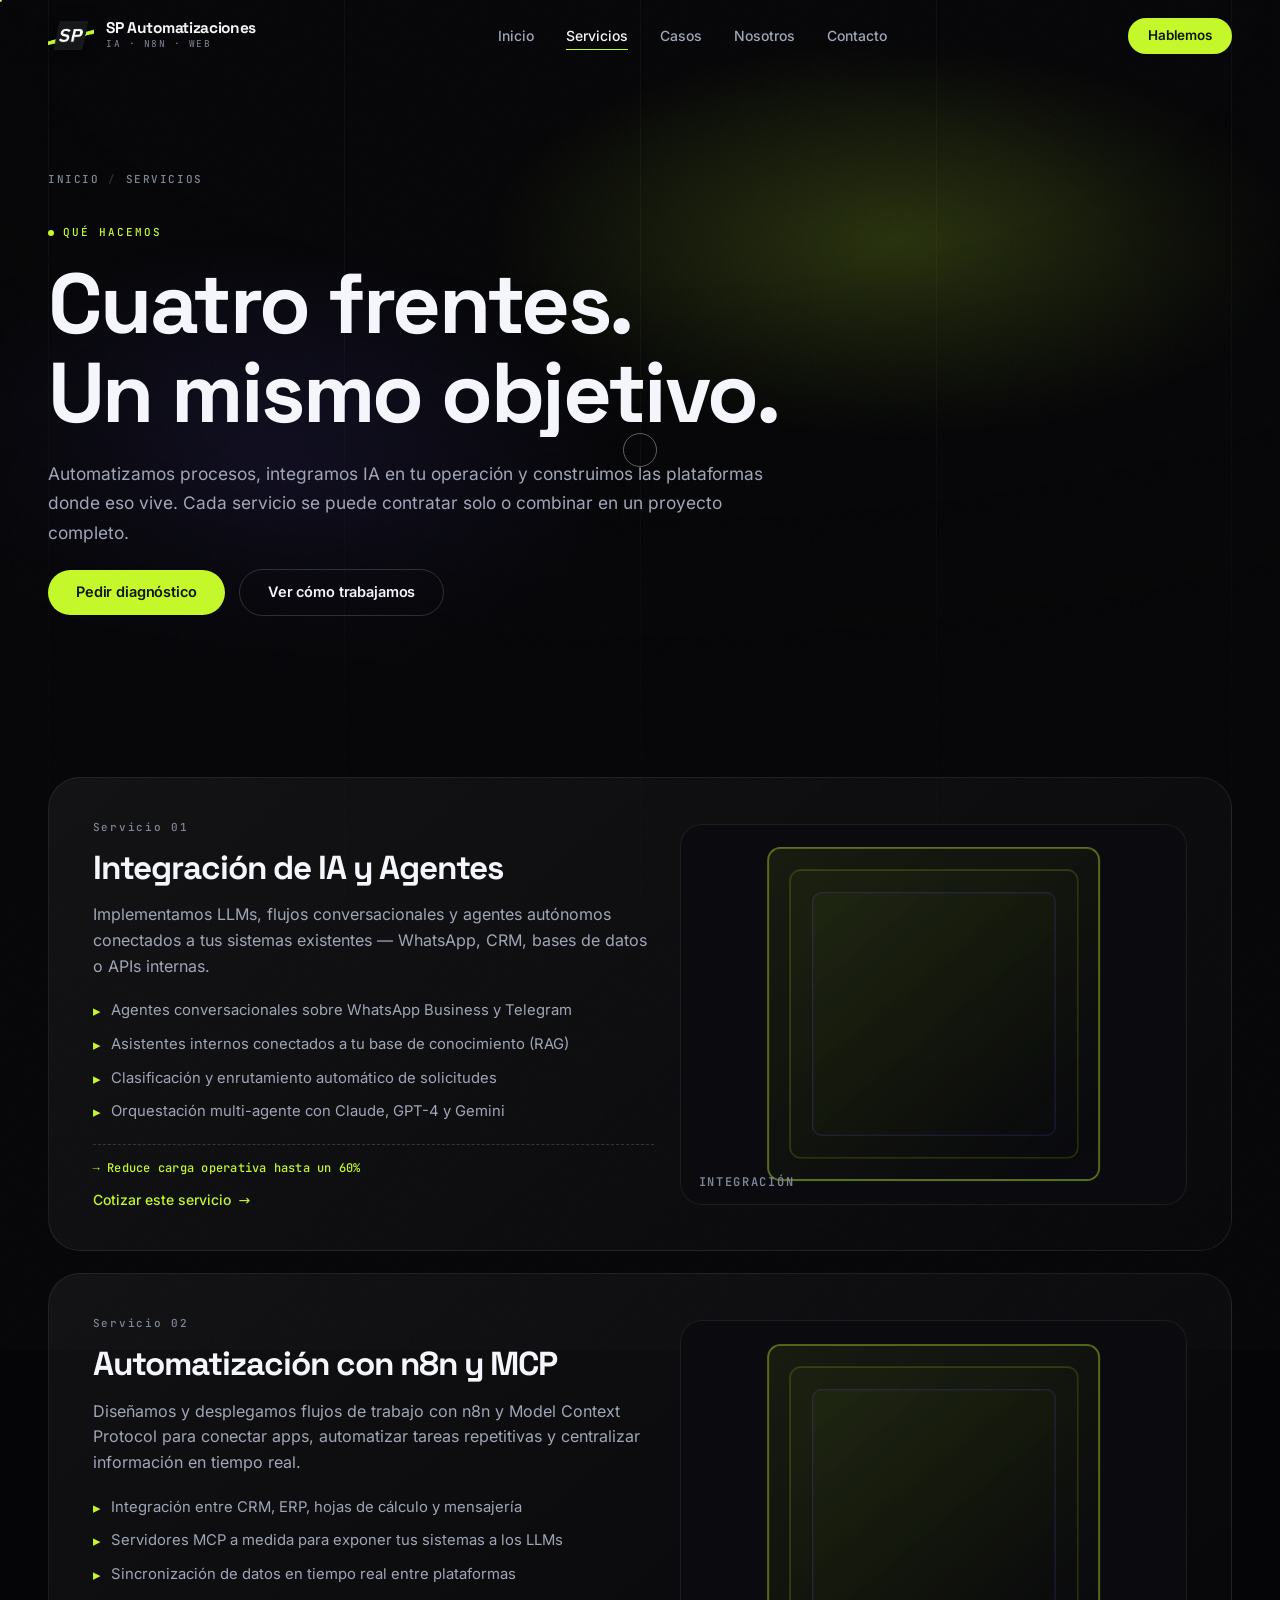
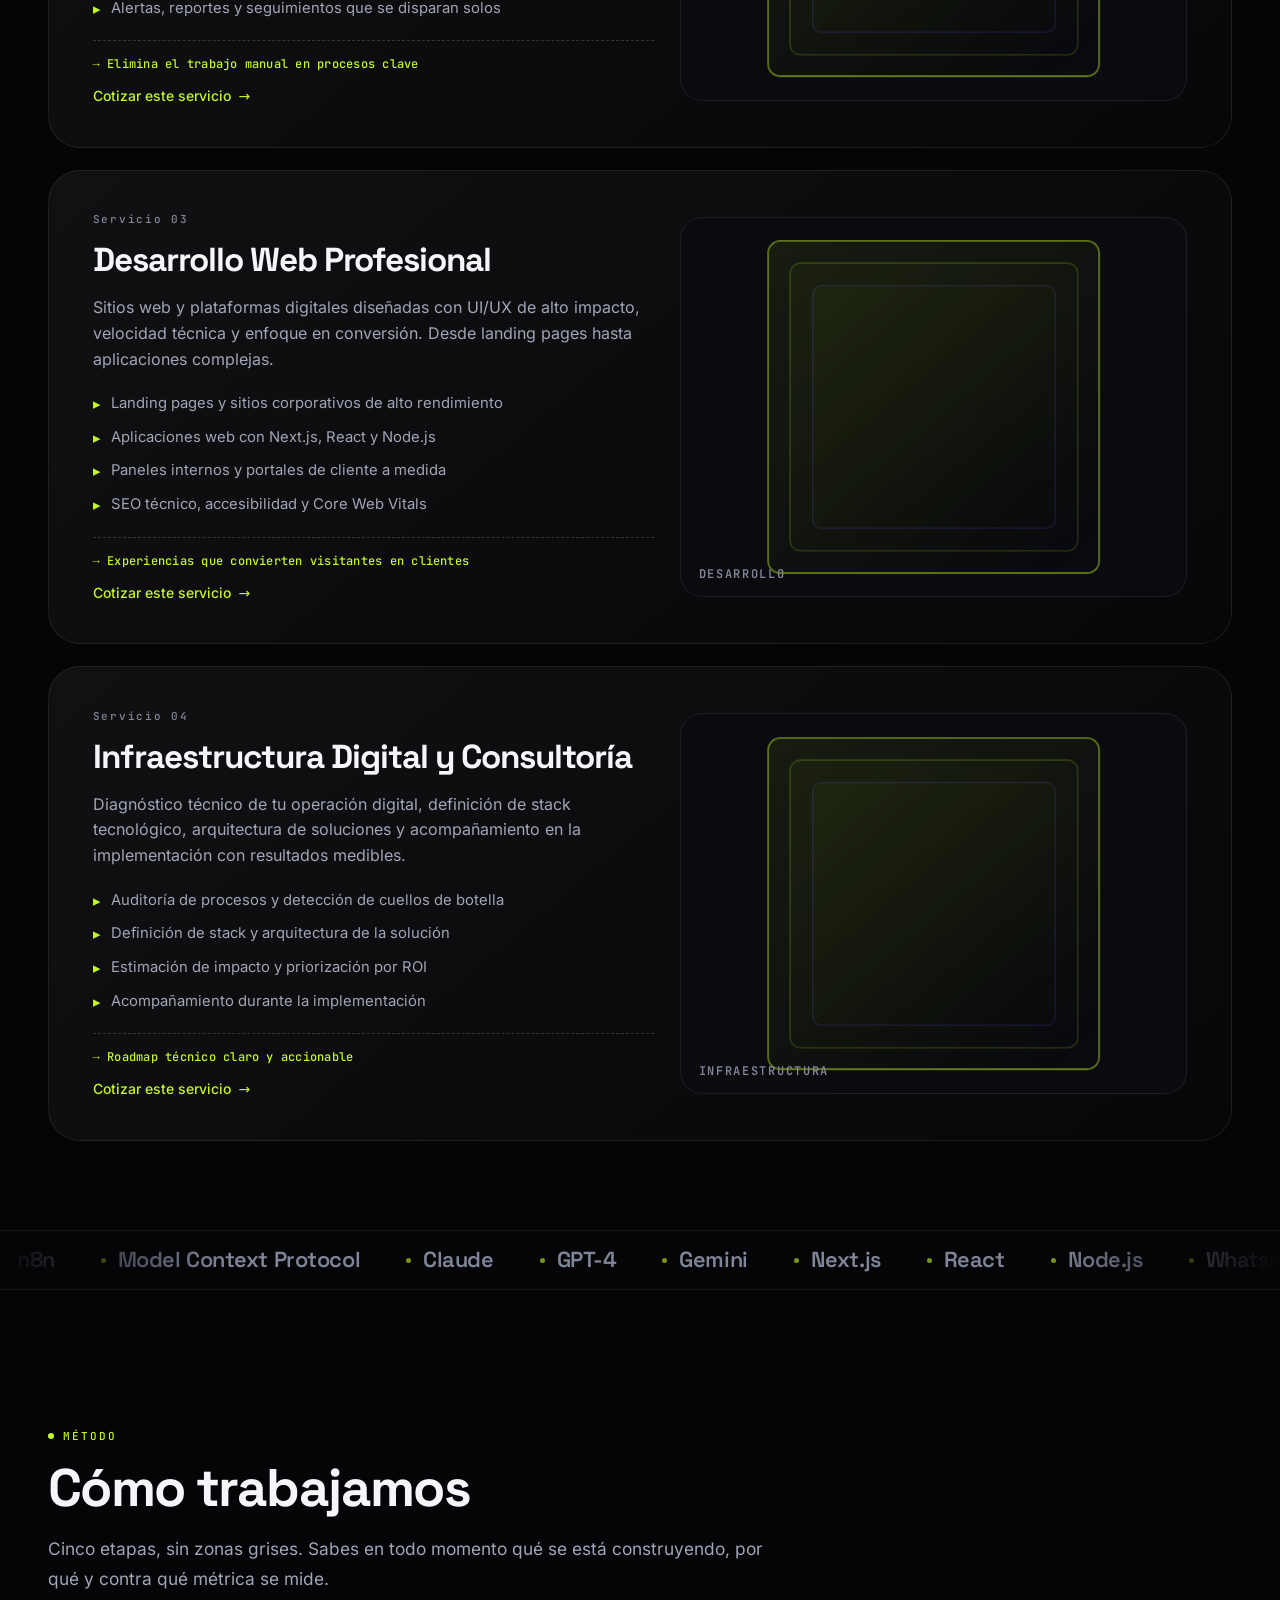
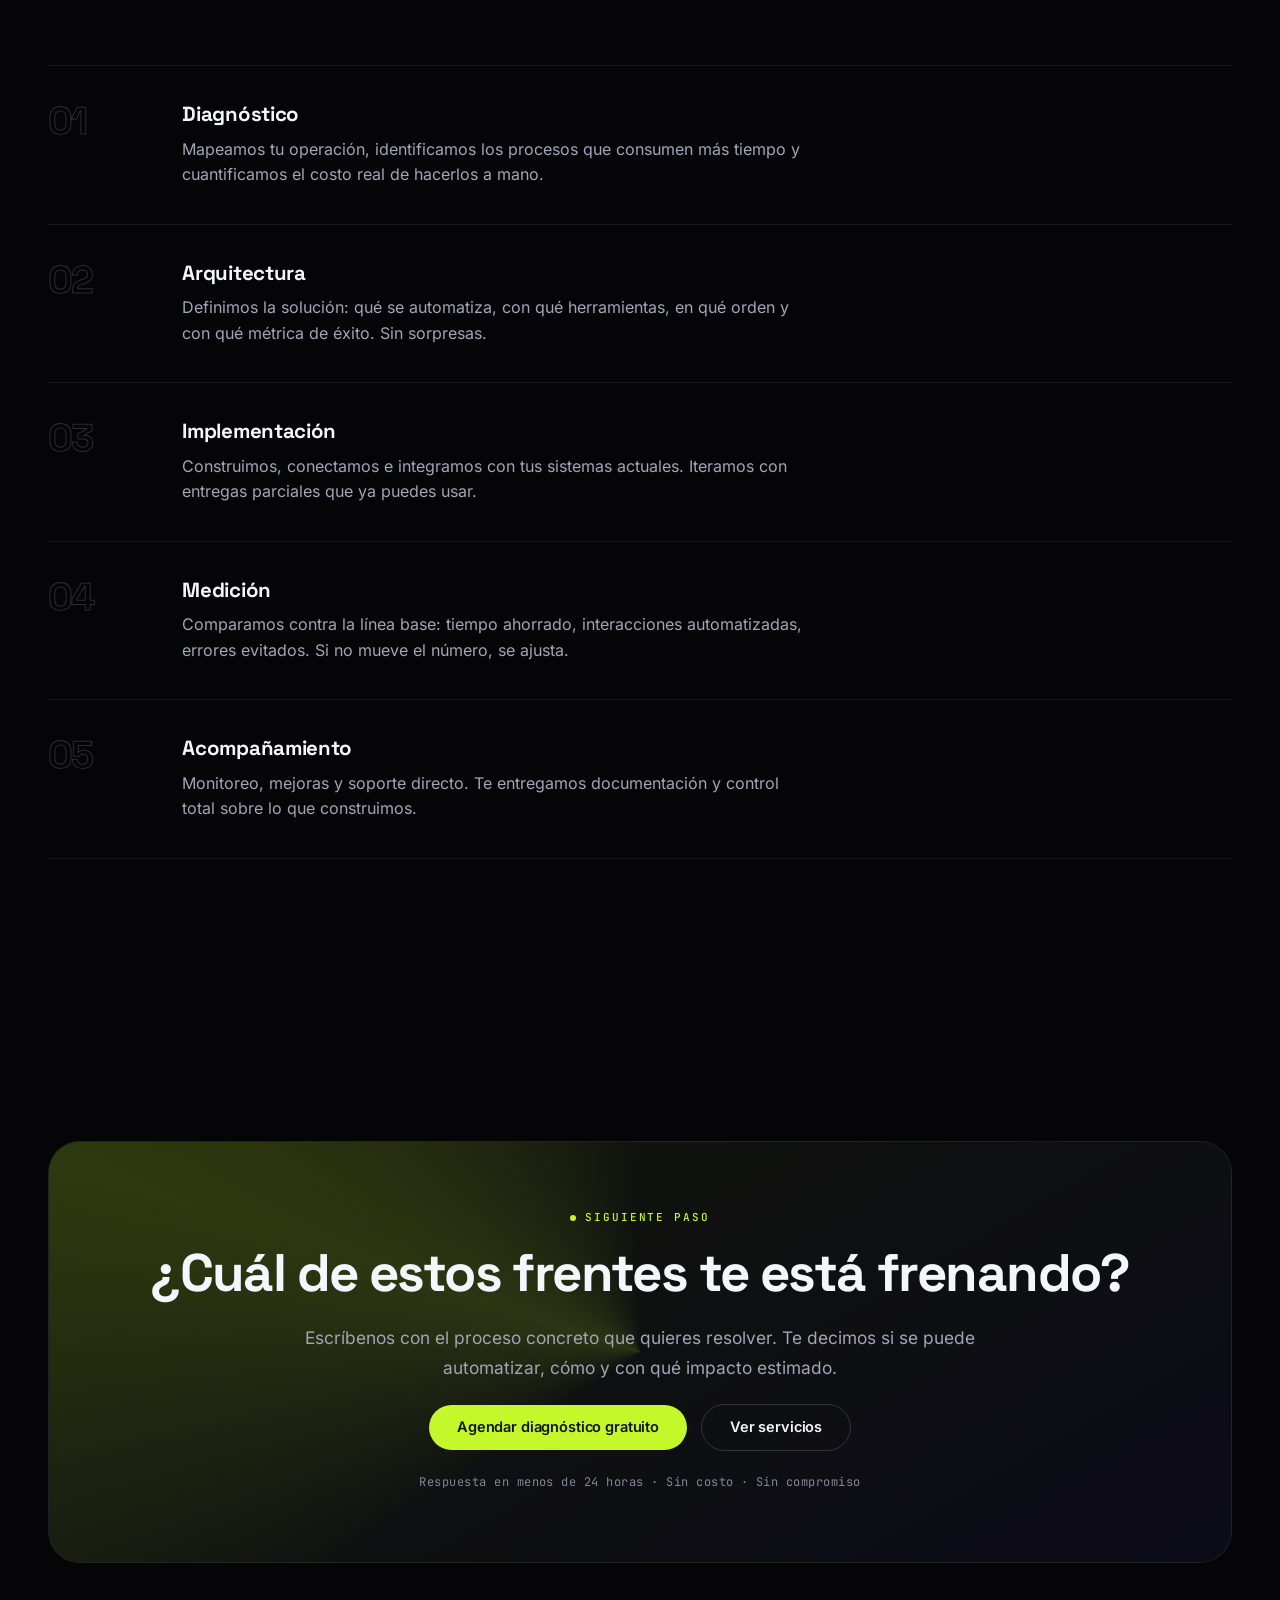
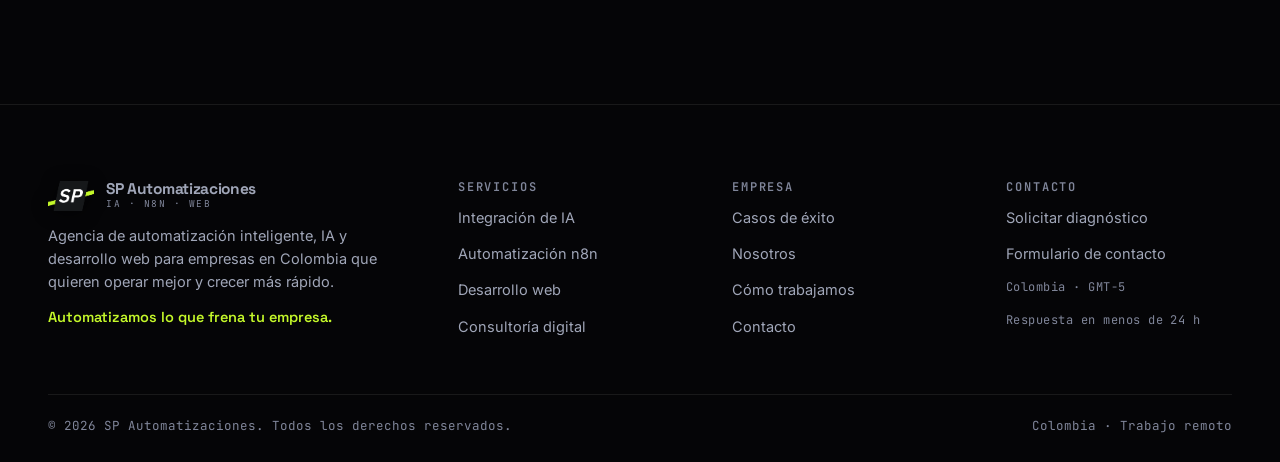
<file: servicios.html>
<!DOCTYPE html>
<html lang="es">
<head>
  <meta charset="UTF-8" />
  <meta name="viewport" content="width=device-width, initial-scale=1" />
  <title>Servicios | SP Automatizaciones</title>
  <meta name="description" content="Integración de IA y agentes, automatización con n8n y MCP, desarrollo web profesional y consultoría de infraestructura digital para empresas en Colombia." />
  <meta name="theme-color" content="#050507" />
  <meta name="author" content="SP Automatizaciones" />
  <link rel="canonical" href="https://sp-automatizaciones.site/servicios.html" />

  <!-- Open Graph -->
  <meta property="og:type" content="website" />
  <meta property="og:site_name" content="SP Automatizaciones" />
  <meta property="og:title" content="Servicios | SP Automatizaciones" />
  <meta property="og:description" content="Integración de IA y agentes, automatización con n8n y MCP, desarrollo web profesional y consultoría de infraestructura digital para empresas en Colombia." />
  <meta property="og:locale" content="es_CO" />
  <meta property="og:url" content="https://sp-automatizaciones.site/servicios.html" />
  <meta property="og:image" content="https://sp-automatizaciones.site/assets/img/og.png" />
  <meta property="og:image:width" content="1200" />
  <meta property="og:image:height" content="630" />
  <meta name="twitter:card" content="summary_large_image" />
  <meta name="twitter:image" content="https://sp-automatizaciones.site/assets/img/og.png" />

  <link rel="icon" href="./assets/img/favicon.ico" sizes="any" />
  <link rel="icon" type="image/png" sizes="32x32" href="./assets/img/favicon-32.png" />
  <link rel="apple-touch-icon" href="./assets/img/apple-touch-icon.png" />
  <link rel="manifest" href="./site.webmanifest" />

  <!-- Fuentes y 3D alojados en el propio sitio: sin servidores externos -->
  <link rel="preload" href="./assets/fonts/space-grotesk.woff2" as="font" type="font/woff2" crossorigin />
  <link rel="preload" href="./assets/fonts/inter.woff2" as="font" type="font/woff2" crossorigin />
  <link rel="stylesheet" href="./assets/css/core.css" />

  <script type="importmap">
  { "imports": { "three": "./assets/vendor/three.module.min.js" } }
  </script>
</head>
<body>
  <div class="veil" aria-hidden="true"></div>
  <a class="skip" href="#main">Saltar al contenido</a>
  <div class="progress" aria-hidden="true"></div>
  <div class="rules" aria-hidden="true"><span></span><span></span><span></span><span></span></div>
  <div class="vignette" aria-hidden="true"></div>
  <div class="grain" aria-hidden="true"></div>

  <header class="nav" id="nav">
    <div class="wrap">
      <a class="brand" href="./index.html" aria-label="SP Automatizaciones — ir al inicio">
        <img class="mark" src="./assets/img/logo.png" alt="" width="40" height="26" decoding="async" />
        <span class="brand-tx"><b>SP Automatizaciones</b><small>IA · n8n · Web</small></span>
      </a>
      <nav class="nav-links" aria-label="Navegación principal">
        <a href="./index.html">Inicio</a><a href="./servicios.html" aria-current="page">Servicios</a><a href="./casos.html">Casos</a><a href="./nosotros.html">Nosotros</a><a href="./contacto.html">Contacto</a>
      </nav>
      <div class="nav-cta">
        <a class="btn btn--sm" href="./contacto.html">Hablemos</a>
        <button class="burger" type="button" aria-expanded="false" aria-controls="drawer" aria-label="Abrir menú">
          <i></i><i></i><i></i>
        </button>
      </div>
    </div>
  </header>
  <div class="drawer" id="drawer">
    <a href="./index.html">Inicio</a><a href="./servicios.html" aria-current="page">Servicios</a><a href="./casos.html">Casos</a><a href="./nosotros.html">Nosotros</a><a href="./contacto.html">Contacto</a>
    <a class="btn" href="./contacto.html">Solicitar diagnóstico</a>
  </div>

  <main id="main">
  <section class="stage stage--short phead">
    <div class="stage-canvas" data-scene="grid" aria-hidden="true"></div>
    <div class="wrap">
      <div class="phead-grid">
        <div class="crumb"><a href="./index.html">Inicio</a><i>/</i><span>Servicios</span></div>
        <span class="label">Qué hacemos</span>
        <h1 class="h-xl reveal-words"><span><i style="--d:0ms">Cuatro</i></span> <span><i style="--d:65ms">frentes.</i></span><br /><span><i style="--d:130ms">Un</i></span> <span><i style="--d:195ms">mismo</i></span> <span><i style="--d:260ms">objetivo.</i></span></h1>
        <p class="lede rv-now" style="--d:420ms">Automatizamos procesos, integramos IA en tu operación y construimos las plataformas donde eso vive. Cada servicio se puede contratar solo o combinar en un proyecto completo.</p>
        <div class="hero-actions rv-now" style="--d:520ms">
          <a class="btn" href="./contacto.html">Pedir diagnóstico</a>
          <a class="btn btn--ghost" href="#proceso">Ver cómo trabajamos</a>
        </div>
      </div>
</div>
  </section>

  <section class="section section--tight">
    <div class="wrap" style="display:grid; gap:22px">
      <article class="case rv-3d" id="ia" style="--d:0ms">
        <div class="case-body">
          <span class="card-ix">Servicio 01</span>
          <h2 class="h-m">Integración de IA y Agentes</h2>
          <p class="dim">Implementamos LLMs, flujos conversacionales y agentes autónomos conectados a tus sistemas existentes — WhatsApp, CRM, bases de datos o APIs internas.</p>
          <ul style="display:grid; gap:10px; padding-left:0; list-style:none; margin-top:4px">
            <li style="display:flex; gap:10px; color:var(--tx-2); font-size:14.8px"><span style="color:var(--acc); font-family:var(--f-mono)">▸</span><span>Agentes conversacionales sobre WhatsApp Business y Telegram</span></li><li style="display:flex; gap:10px; color:var(--tx-2); font-size:14.8px"><span style="color:var(--acc); font-family:var(--f-mono)">▸</span><span>Asistentes internos conectados a tu base de conocimiento (RAG)</span></li><li style="display:flex; gap:10px; color:var(--tx-2); font-size:14.8px"><span style="color:var(--acc); font-family:var(--f-mono)">▸</span><span>Clasificación y enrutamiento automático de solicitudes</span></li><li style="display:flex; gap:10px; color:var(--tx-2); font-size:14.8px"><span style="color:var(--acc); font-family:var(--f-mono)">▸</span><span>Orquestación multi-agente con Claude, GPT-4 y Gemini</span></li>
          </ul>
          <p class="card-note">→ Reduce carga operativa hasta un 60%</p>
          <a class="alink" href="./contacto.html">Cotizar este servicio <span>→</span></a>
        </div>
        <div class="case-visual" aria-hidden="true">
          <div class="layers"><i></i><i></i><i></i></div>
          <span class="kicker">Integración</span>
        </div>
      </article>
      <article class="case rv-3d" id="n8n" style="--d:70ms">
        <div class="case-body">
          <span class="card-ix">Servicio 02</span>
          <h2 class="h-m">Automatización con n8n y MCP</h2>
          <p class="dim">Diseñamos y desplegamos flujos de trabajo con n8n y Model Context Protocol para conectar apps, automatizar tareas repetitivas y centralizar información en tiempo real.</p>
          <ul style="display:grid; gap:10px; padding-left:0; list-style:none; margin-top:4px">
            <li style="display:flex; gap:10px; color:var(--tx-2); font-size:14.8px"><span style="color:var(--acc); font-family:var(--f-mono)">▸</span><span>Integración entre CRM, ERP, hojas de cálculo y mensajería</span></li><li style="display:flex; gap:10px; color:var(--tx-2); font-size:14.8px"><span style="color:var(--acc); font-family:var(--f-mono)">▸</span><span>Servidores MCP a medida para exponer tus sistemas a los LLMs</span></li><li style="display:flex; gap:10px; color:var(--tx-2); font-size:14.8px"><span style="color:var(--acc); font-family:var(--f-mono)">▸</span><span>Sincronización de datos en tiempo real entre plataformas</span></li><li style="display:flex; gap:10px; color:var(--tx-2); font-size:14.8px"><span style="color:var(--acc); font-family:var(--f-mono)">▸</span><span>Alertas, reportes y seguimientos que se disparan solos</span></li>
          </ul>
          <p class="card-note">→ Elimina el trabajo manual en procesos clave</p>
          <a class="alink" href="./contacto.html">Cotizar este servicio <span>→</span></a>
        </div>
        <div class="case-visual" aria-hidden="true">
          <div class="layers"><i></i><i></i><i></i></div>
          <span class="kicker">Automatización</span>
        </div>
      </article>
      <article class="case rv-3d" id="web" style="--d:140ms">
        <div class="case-body">
          <span class="card-ix">Servicio 03</span>
          <h2 class="h-m">Desarrollo Web Profesional</h2>
          <p class="dim">Sitios web y plataformas digitales diseñadas con UI/UX de alto impacto, velocidad técnica y enfoque en conversión. Desde landing pages hasta aplicaciones complejas.</p>
          <ul style="display:grid; gap:10px; padding-left:0; list-style:none; margin-top:4px">
            <li style="display:flex; gap:10px; color:var(--tx-2); font-size:14.8px"><span style="color:var(--acc); font-family:var(--f-mono)">▸</span><span>Landing pages y sitios corporativos de alto rendimiento</span></li><li style="display:flex; gap:10px; color:var(--tx-2); font-size:14.8px"><span style="color:var(--acc); font-family:var(--f-mono)">▸</span><span>Aplicaciones web con Next.js, React y Node.js</span></li><li style="display:flex; gap:10px; color:var(--tx-2); font-size:14.8px"><span style="color:var(--acc); font-family:var(--f-mono)">▸</span><span>Paneles internos y portales de cliente a medida</span></li><li style="display:flex; gap:10px; color:var(--tx-2); font-size:14.8px"><span style="color:var(--acc); font-family:var(--f-mono)">▸</span><span>SEO técnico, accesibilidad y Core Web Vitals</span></li>
          </ul>
          <p class="card-note">→ Experiencias que convierten visitantes en clientes</p>
          <a class="alink" href="./contacto.html">Cotizar este servicio <span>→</span></a>
        </div>
        <div class="case-visual" aria-hidden="true">
          <div class="layers"><i></i><i></i><i></i></div>
          <span class="kicker">Desarrollo</span>
        </div>
      </article>
      <article class="case rv-3d" id="consultoria" style="--d:210ms">
        <div class="case-body">
          <span class="card-ix">Servicio 04</span>
          <h2 class="h-m">Infraestructura Digital y Consultoría</h2>
          <p class="dim">Diagnóstico técnico de tu operación digital, definición de stack tecnológico, arquitectura de soluciones y acompañamiento en la implementación con resultados medibles.</p>
          <ul style="display:grid; gap:10px; padding-left:0; list-style:none; margin-top:4px">
            <li style="display:flex; gap:10px; color:var(--tx-2); font-size:14.8px"><span style="color:var(--acc); font-family:var(--f-mono)">▸</span><span>Auditoría de procesos y detección de cuellos de botella</span></li><li style="display:flex; gap:10px; color:var(--tx-2); font-size:14.8px"><span style="color:var(--acc); font-family:var(--f-mono)">▸</span><span>Definición de stack y arquitectura de la solución</span></li><li style="display:flex; gap:10px; color:var(--tx-2); font-size:14.8px"><span style="color:var(--acc); font-family:var(--f-mono)">▸</span><span>Estimación de impacto y priorización por ROI</span></li><li style="display:flex; gap:10px; color:var(--tx-2); font-size:14.8px"><span style="color:var(--acc); font-family:var(--f-mono)">▸</span><span>Acompañamiento durante la implementación</span></li>
          </ul>
          <p class="card-note">→ Roadmap técnico claro y accionable</p>
          <a class="alink" href="./contacto.html">Cotizar este servicio <span>→</span></a>
        </div>
        <div class="case-visual" aria-hidden="true">
          <div class="layers"><i></i><i></i><i></i></div>
          <span class="kicker">Infraestructura</span>
        </div>
      </article>
    </div>
  </section>


  <div class="marquee" aria-hidden="true">
    <div class="marquee-track"><span class="marquee-item"><i></i>n8n</span><span class="marquee-item"><i></i>Model Context Protocol</span><span class="marquee-item"><i></i>Claude</span><span class="marquee-item"><i></i>GPT-4</span><span class="marquee-item"><i></i>Gemini</span><span class="marquee-item"><i></i>Next.js</span><span class="marquee-item"><i></i>React</span><span class="marquee-item"><i></i>Node.js</span><span class="marquee-item"><i></i>WhatsApp Business API</span><span class="marquee-item"><i></i>PostgreSQL</span><span class="marquee-item"><i></i>Supabase</span><span class="marquee-item"><i></i>Telegram</span><span class="marquee-item"><i></i>REST APIs</span><span class="marquee-item"><i></i>Docker</span><span class="marquee-item"><i></i>Vercel</span><span class="marquee-item"><i></i>n8n</span><span class="marquee-item"><i></i>Model Context Protocol</span><span class="marquee-item"><i></i>Claude</span><span class="marquee-item"><i></i>GPT-4</span><span class="marquee-item"><i></i>Gemini</span><span class="marquee-item"><i></i>Next.js</span><span class="marquee-item"><i></i>React</span><span class="marquee-item"><i></i>Node.js</span><span class="marquee-item"><i></i>WhatsApp Business API</span><span class="marquee-item"><i></i>PostgreSQL</span><span class="marquee-item"><i></i>Supabase</span><span class="marquee-item"><i></i>Telegram</span><span class="marquee-item"><i></i>REST APIs</span><span class="marquee-item"><i></i>Docker</span><span class="marquee-item"><i></i>Vercel</span></div>
  </div>


  <section class="section" id="proceso">
    <div class="wrap">
      <header class="sec-head">
        <span class="label rv">Método</span>
        <h2 class="h-l rv" style="--d:60ms">Cómo trabajamos</h2>
        <p class="lede rv" style="--d:120ms">Cinco etapas, sin zonas grises. Sabes en todo momento qué se está construyendo, por qué y contra qué métrica se mide.</p>
      </header>
      <div class="steps">
        <div class="step rv-l" style="--d:0ms">
          <div class="step-n">01</div>
          <div class="step-body">
            <h3 class="h-s">Diagnóstico</h3>
            <p class="dim" style="max-width:62ch">Mapeamos tu operación, identificamos los procesos que consumen más tiempo y cuantificamos el costo real de hacerlos a mano.</p>
          </div>
        </div>
        <div class="step rv-l" style="--d:70ms">
          <div class="step-n">02</div>
          <div class="step-body">
            <h3 class="h-s">Arquitectura</h3>
            <p class="dim" style="max-width:62ch">Definimos la solución: qué se automatiza, con qué herramientas, en qué orden y con qué métrica de éxito. Sin sorpresas.</p>
          </div>
        </div>
        <div class="step rv-l" style="--d:140ms">
          <div class="step-n">03</div>
          <div class="step-body">
            <h3 class="h-s">Implementación</h3>
            <p class="dim" style="max-width:62ch">Construimos, conectamos e integramos con tus sistemas actuales. Iteramos con entregas parciales que ya puedes usar.</p>
          </div>
        </div>
        <div class="step rv-l" style="--d:210ms">
          <div class="step-n">04</div>
          <div class="step-body">
            <h3 class="h-s">Medición</h3>
            <p class="dim" style="max-width:62ch">Comparamos contra la línea base: tiempo ahorrado, interacciones automatizadas, errores evitados. Si no mueve el número, se ajusta.</p>
          </div>
        </div>
        <div class="step rv-l" style="--d:280ms">
          <div class="step-n">05</div>
          <div class="step-body">
            <h3 class="h-s">Acompañamiento</h3>
            <p class="dim" style="max-width:62ch">Monitoreo, mejoras y soporte directo. Te entregamos documentación y control total sobre lo que construimos.</p>
          </div>
        </div>
      </div>
    </div>
  </section>

  <section class="section">
    <div class="wrap">
      <div class="band rv">
        <span class="label">Siguiente paso</span>
        <h2 class="h-l">¿Cuál de estos frentes te está frenando?</h2>
        <p class="lede" style="text-align:center">Escríbenos con el proceso concreto que quieres resolver. Te decimos si se puede automatizar, cómo y con qué impacto estimado.</p>
        <div class="hero-actions" style="justify-content:center">
          <a class="btn" href="./contacto.html">Agendar diagnóstico gratuito</a>
          <a class="btn btn--ghost" href="./servicios.html">Ver servicios</a>
        </div>
        <p class="mono">Respuesta en menos de 24 horas · Sin costo · Sin compromiso</p>
      </div>
    </div>
  </section>

  </main>

  <footer class="foot">
    <div class="wrap">
      <div class="foot-grid">
        <div class="foot-col">
          <a class="brand" href="./index.html">
            <img class="mark" src="./assets/img/logo.png" alt="" width="40" height="26" decoding="async" />
            <span class="brand-tx"><b>SP Automatizaciones</b><small>IA · n8n · Web</small></span>
          </a>
          <p class="foot-note">Agencia de automatización inteligente, IA y desarrollo web para empresas en Colombia que quieren operar mejor y crecer más rápido.</p>
          <p class="foot-slogan">Automatizamos lo que frena tu empresa.</p>
        </div>
        <div class="foot-col">
          <h2>Servicios</h2>
          <a href="./servicios.html#ia">Integración de IA</a>
          <a href="./servicios.html#n8n">Automatización n8n</a>
          <a href="./servicios.html#web">Desarrollo web</a>
          <a href="./servicios.html#consultoria">Consultoría digital</a>
        </div>
        <div class="foot-col">
          <h2>Empresa</h2>
          <a href="./casos.html">Casos de éxito</a>
          <a href="./nosotros.html">Nosotros</a>
          <a href="./nosotros.html#proceso">Cómo trabajamos</a>
          <a href="./contacto.html">Contacto</a>
        </div>
        <div class="foot-col">
          <h2>Contacto</h2>
          <a href="./contacto.html">Solicitar diagnóstico</a>
          <a href="./contacto.html#formulario">Formulario de contacto</a>
          <span class="mono">Colombia · GMT-5</span>
          <span class="mono">Respuesta en menos de 24 h</span>
        </div>
      </div>
      <div class="foot-bottom">
        <span>© <span data-year>2026</span> SP Automatizaciones. Todos los derechos reservados.</span>
        <span>Colombia · Trabajo remoto</span>
      </div>
    </div>
  </footer>

  <!-- site.js primero: los scripts diferidos y los módulos se ejecutan en
       el orden del documento, y la interfaz no debe esperar al 3D. -->
  <script src="./assets/js/site.js" defer></script>
  <script type="module" src="./assets/js/scene.js"></script>
  <script>
    /* Red de seguridad: si el modulo 3D ni siquiera llego a ejecutarse
       (navegador sin modulos ES, archivo bloqueado), el fondo CSS animado
       toma su lugar. Los demas fallos los gestiona el propio scene.js. */
    addEventListener('load', function () {
      setTimeout(function () {
        document.querySelectorAll('[data-scene]').forEach(function (el) {
          if (!el.querySelector('canvas') && !el.dataset.state) el.classList.add('fallback');
        });
      }, 2500);
    });
  </script>
</body>
</html>
</file>
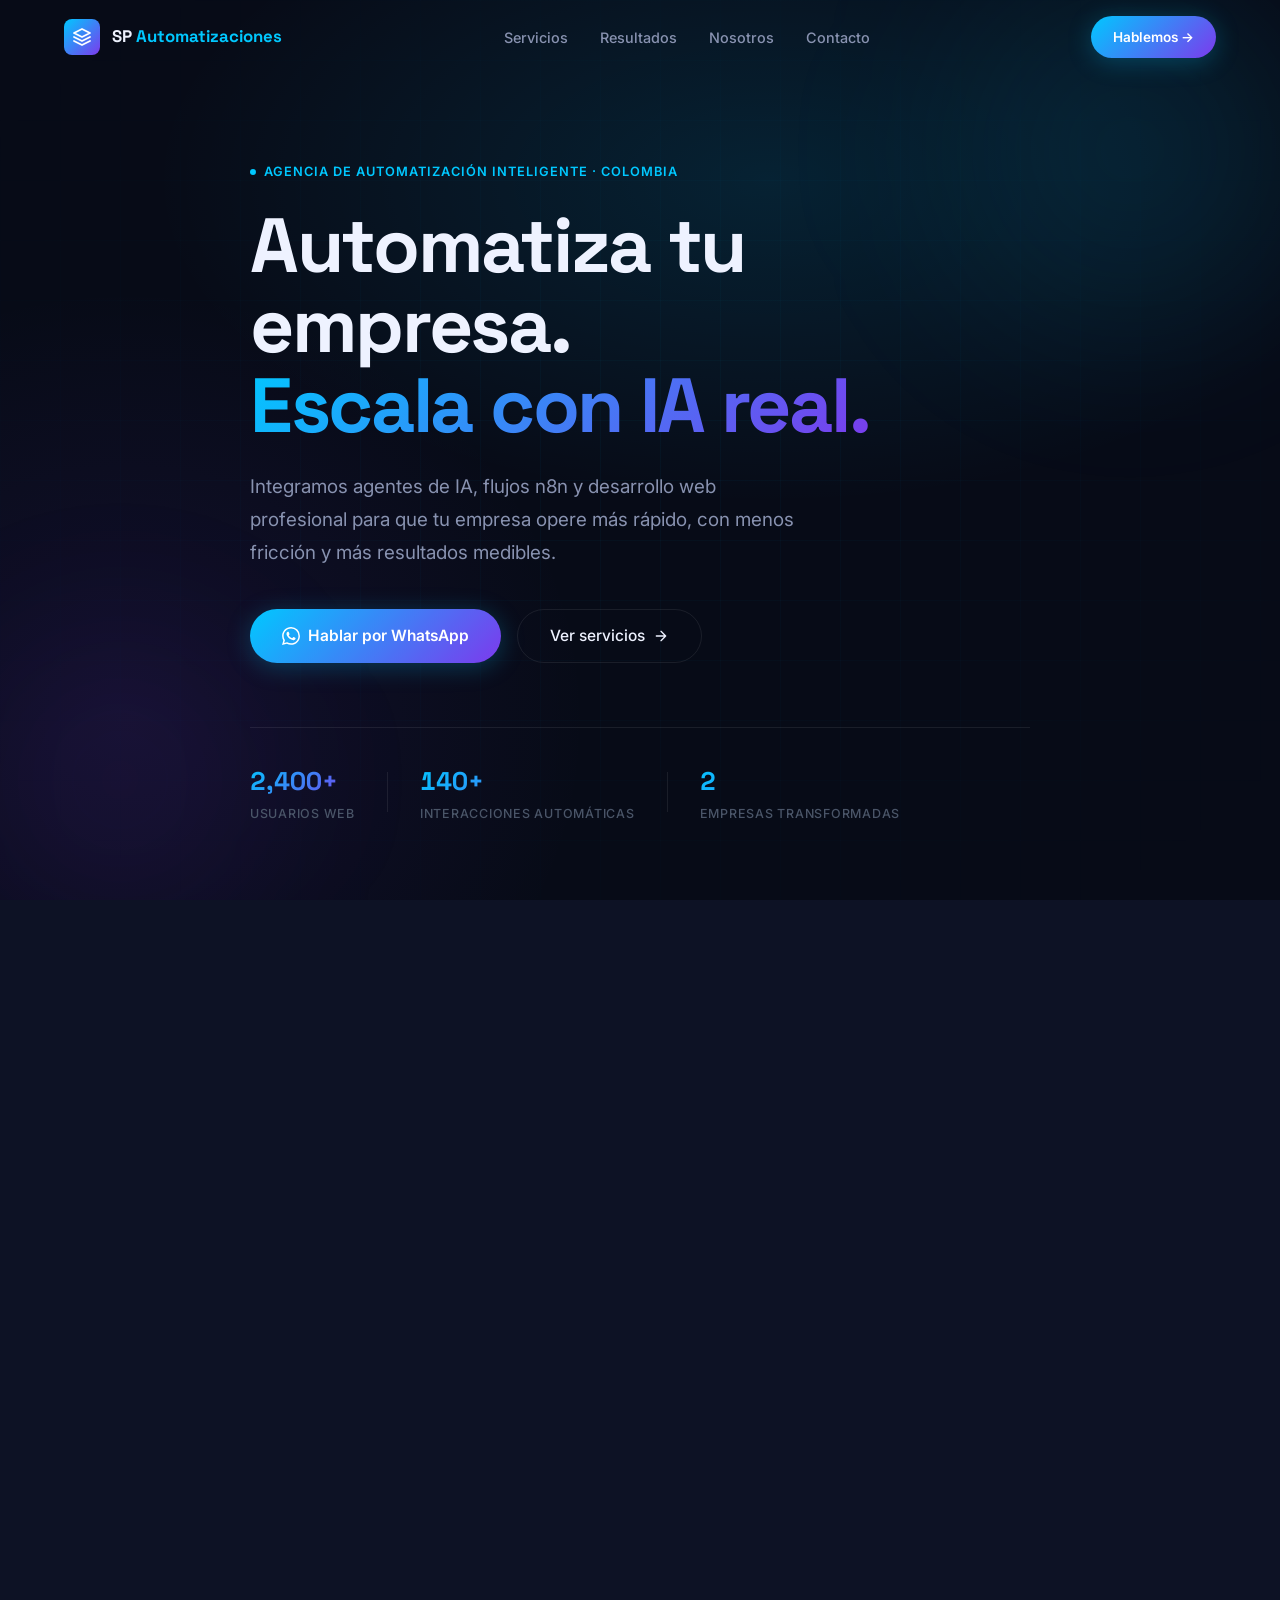
<file: sp_automatizaciones.html>
<!DOCTYPE html>
<html lang="es" style="color-scheme: dark;">
<head>
  <meta charset="UTF-8" />
  <meta name="viewport" content="width=device-width, initial-scale=1.0" />
  <meta name="description" content="SP Automatizaciones — Automatización con IA, n8n y desarrollo web profesional para empresas en Colombia." />
  <!-- theme-color: matches bg-base so browser chrome blends in (Web Interface Guidelines) -->
  <meta name="theme-color" content="#070b17" />
  <title>SP Automatizaciones | Automatización Inteligente para Empresas</title>

  <!-- Google Fonts: preconnect + preload critical subset (perf: font-loading guideline) -->
  <link rel="preconnect" href="https://fonts.googleapis.com" />
  <link rel="preconnect" href="https://fonts.gstatic.com" crossorigin />
  <link rel="preload" as="style" href="https://fonts.googleapis.com/css2?family=Space+Grotesk:wght@700;800&family=Inter:wght@400;600&display=swap" />
  <link href="https://fonts.googleapis.com/css2?family=Space+Grotesk:wght@400;500;600;700;800&family=Inter:wght@300;400;500;600&display=swap" rel="stylesheet" />

  <style>
    /* ============================================================
       DESIGN TOKENS / CSS VARIABLES
    ============================================================ */
    :root {
      /* Color palette */
      --bg-base:        #070b17;
      --bg-surface:     #0d1225;
      --bg-card:        rgba(255, 255, 255, 0.04);
      --bg-card-hover:  rgba(255, 255, 255, 0.07);
      --border-subtle:  rgba(255, 255, 255, 0.08);
      --border-glow:    rgba(0, 200, 255, 0.35);

      /* Accent colors */
      --accent-cyan:    #00c8ff;
      --accent-cyan-dim: rgba(0, 200, 255, 0.12);
      --accent-violet:  #7c3aed;
      --accent-violet-dim: rgba(124, 58, 237, 0.12);
      --accent-green:   #22d3a4;

      /* Gradients */
      --grad-primary:   linear-gradient(135deg, #00c8ff 0%, #7c3aed 100%);
      --grad-hero:      radial-gradient(ellipse 80% 60% at 60% 20%, rgba(0,200,255,0.12) 0%, transparent 60%),
                        radial-gradient(ellipse 60% 80% at 10% 80%, rgba(124,58,237,0.1) 0%, transparent 60%),
                        #070b17;

      /* Text colors */
      --text-primary:   #eef2ff;
      --text-secondary: #8892b0;
      --text-muted:     #4a5568;

      /* Typography */
      --font-head:  'Space Grotesk', sans-serif;
      --font-body:  'Inter', sans-serif;

      /* Spacing scale (8px base) */
      --sp-1:  4px;
      --sp-2:  8px;
      --sp-3:  12px;
      --sp-4:  16px;
      --sp-6:  24px;
      --sp-8:  32px;
      --sp-10: 40px;
      --sp-12: 48px;
      --sp-16: 64px;
      --sp-20: 80px;
      --sp-24: 96px;

      /* Layout */
      --container-max: 1200px;
      --radius-sm:  8px;
      --radius-md:  12px;
      --radius-lg:  20px;
      --radius-xl:  28px;

      /* Shadows / glass */
      --shadow-card:  0 4px 24px rgba(0, 0, 0, 0.4), 0 1px 0 rgba(255,255,255,0.04) inset;
      --shadow-glow:  0 0 40px rgba(0, 200, 255, 0.15);

      /* Animation */
      --ease-out: cubic-bezier(0.16, 1, 0.3, 1);
      --ease-in:  cubic-bezier(0.4, 0, 1, 1);
      --dur-fast: 180ms;
      --dur-base: 280ms;
      --dur-slow: 420ms;

      /* Z-index scale */
      --z-base:   0;
      --z-card:   10;
      --z-sticky: 40;
      --z-modal:  100;
    }

    /* ============================================================
       RESET & BASE
    ============================================================ */
    *, *::before, *::after { box-sizing: border-box; margin: 0; padding: 0; }
    html { scroll-behavior: smooth; font-size: 16px; }
    body {
      font-family: var(--font-body);
      background: var(--bg-base);
      color: var(--text-primary);
      line-height: 1.65;
      overflow-x: hidden;
      -webkit-font-smoothing: antialiased;
    }
    img { max-width: 100%; display: block; }
    a  { color: inherit; text-decoration: none; }
    button { cursor: pointer; font-family: var(--font-body); border: none; background: none; }
    ul, ol { list-style: none; }

    /* ============================================================
       UTILITY CLASSES
    ============================================================ */
    .container {
      max-width: var(--container-max);
      margin: 0 auto;
      padding: 0 var(--sp-6);
    }
    .section {
      padding: var(--sp-24) 0;
    }
    .section--alt {
      background: var(--bg-surface);
    }
    .tag {
      display: inline-flex;
      align-items: center;
      gap: var(--sp-2);
      font-family: var(--font-body);
      font-size: 0.72rem;
      font-weight: 600;
      letter-spacing: 0.1em;
      text-transform: uppercase;
      color: var(--accent-cyan);
      background: var(--accent-cyan-dim);
      border: 1px solid rgba(0,200,255,0.2);
      border-radius: 100px;
      padding: var(--sp-1) var(--sp-3);
    }
    .gradient-text {
      background: var(--grad-primary);
      -webkit-background-clip: text;
      -webkit-text-fill-color: transparent;
      background-clip: text;
    }
    .section-header {
      text-align: center;
      margin-bottom: var(--sp-16);
    }
    .section-header .tag { margin-bottom: var(--sp-4); }
    .section-header h2 {
      font-family: var(--font-head);
      font-size: clamp(2rem, 4vw, 3rem);
      font-weight: 800;
      line-height: 1.1;
      letter-spacing: -0.02em;
      margin-bottom: var(--sp-4);
    }
    .section-header p {
      font-size: 1.05rem;
      color: var(--text-secondary);
      max-width: 560px;
      margin: 0 auto;
      line-height: 1.7;
    }

    /* Scroll reveal */
    .reveal {
      opacity: 0;
      transform: translateY(32px);
      transition: opacity var(--dur-slow) var(--ease-out),
                  transform var(--dur-slow) var(--ease-out);
    }
    .reveal.visible {
      opacity: 1;
      transform: translateY(0);
    }
    .reveal-delay-1 { transition-delay: 80ms; }
    .reveal-delay-2 { transition-delay: 160ms; }
    .reveal-delay-3 { transition-delay: 240ms; }
    .reveal-delay-4 { transition-delay: 320ms; }

    /* ============================================================
       NAVIGATION
    ============================================================ */
    .nav {
      position: fixed;
      top: 0;
      left: 0;
      right: 0;
      z-index: var(--z-sticky);
      padding: var(--sp-4) 0;
      transition: background var(--dur-base) var(--ease-out),
                  box-shadow var(--dur-base) var(--ease-out),
                  padding var(--dur-base) var(--ease-out);
    }
    .nav.scrolled {
      background: rgba(7, 11, 23, 0.92);
      backdrop-filter: blur(16px);
      -webkit-backdrop-filter: blur(16px);
      box-shadow: 0 1px 0 var(--border-subtle), 0 8px 32px rgba(0,0,0,0.4);
      padding: var(--sp-3) 0;
    }
    .nav__inner {
      display: flex;
      align-items: center;
      justify-content: space-between;
      gap: var(--sp-8);
    }
    .nav__logo {
      display: flex;
      align-items: center;
      gap: var(--sp-3);
    }
    .nav__logo-mark {
      width: 36px;
      height: 36px;
      background: var(--grad-primary);
      border-radius: var(--radius-sm);
      display: flex;
      align-items: center;
      justify-content: center;
      flex-shrink: 0;
    }
    .nav__logo-mark svg { width: 20px; height: 20px; color: #fff; }
    .nav__brand {
      font-family: var(--font-head);
      font-weight: 700;
      font-size: 1.05rem;
      color: var(--text-primary);
      white-space: nowrap;
    }
    .nav__brand span { color: var(--accent-cyan); }

    .nav__links {
      display: flex;
      align-items: center;
      gap: var(--sp-8);
    }
    .nav__links a {
      font-size: 0.9rem;
      font-weight: 500;
      color: var(--text-secondary);
      transition: color var(--dur-fast);
      position: relative;
    }
    .nav__links a::after {
      content: '';
      position: absolute;
      bottom: -2px; left: 0; right: 0;
      height: 1px;
      background: var(--accent-cyan);
      transform: scaleX(0);
      transition: transform var(--dur-fast) var(--ease-out);
      transform-origin: left;
    }
    .nav__links a:hover { color: var(--text-primary); }
    .nav__links a:hover::after { transform: scaleX(1); }

    .nav__cta {
      padding: 10px var(--sp-6);
      background: var(--grad-primary);
      color: #fff;
      font-weight: 600;
      font-size: 0.88rem;
      border-radius: 100px;
      transition: opacity var(--dur-fast), transform var(--dur-fast);
      white-space: nowrap;
    }
    .nav__cta:hover { opacity: 0.85; transform: translateY(-1px); }

    /* Hamburger */
    .nav__hamburger {
      display: none;
      flex-direction: column;
      gap: 5px;
      width: 28px;
      padding: 4px 0;
      background: none;
      border: none;
      cursor: pointer;
    }
    .nav__hamburger span {
      display: block;
      height: 2px;
      background: var(--text-primary);
      border-radius: 2px;
      transition: transform var(--dur-base) var(--ease-out),
                  opacity var(--dur-base),
                  width var(--dur-base) var(--ease-out);
    }
    .nav__hamburger span:nth-child(2) { width: 70%; }
    .nav__hamburger.open span:nth-child(1) { transform: translateY(7px) rotate(45deg); }
    .nav__hamburger.open span:nth-child(2) { opacity: 0; transform: scaleX(0); }
    .nav__hamburger.open span:nth-child(3) { transform: translateY(-7px) rotate(-45deg); }

    /* Mobile menu */
    .nav__mobile {
      display: none;
      position: fixed;
      top: 64px; left: 0; right: 0;
      background: rgba(7, 11, 23, 0.98);
      backdrop-filter: blur(20px);
      -webkit-backdrop-filter: blur(20px);
      border-bottom: 1px solid var(--border-subtle);
      padding: var(--sp-6);
      z-index: var(--z-sticky);
      flex-direction: column;
      gap: var(--sp-4);
      transform: translateY(-10px);
      opacity: 0;
      pointer-events: none;
      transition: transform var(--dur-base) var(--ease-out), opacity var(--dur-base);
    }
    .nav__mobile.open {
      display: flex;
      transform: translateY(0);
      opacity: 1;
      pointer-events: all;
    }
    .nav__mobile a {
      font-size: 1rem;
      font-weight: 500;
      color: var(--text-secondary);
      padding: var(--sp-3) 0;
      border-bottom: 1px solid var(--border-subtle);
      transition: color var(--dur-fast);
    }
    .nav__mobile a:last-child { border-bottom: none; }
    .nav__mobile a:hover { color: var(--accent-cyan); }

    /* ============================================================
       HERO SECTION
    ============================================================ */
    .hero {
      min-height: 100dvh;
      display: flex;
      align-items: center;
      position: relative;
      overflow: hidden;
      background: var(--grad-hero);
      padding-top: 80px;
    }

    /* Animated grid pattern */
    .hero__grid {
      position: absolute;
      inset: 0;
      background-image:
        linear-gradient(rgba(0,200,255,0.04) 1px, transparent 1px),
        linear-gradient(90deg, rgba(0,200,255,0.04) 1px, transparent 1px);
      background-size: 60px 60px;
      mask-image: radial-gradient(ellipse 80% 80% at 50% 50%, black 0%, transparent 80%);
      pointer-events: none;
    }

    /* Floating orbs */
    .hero__orb {
      position: absolute;
      border-radius: 50%;
      filter: blur(80px);
      pointer-events: none;
      animation: float 8s ease-in-out infinite alternate;
    }
    .hero__orb--1 {
      width: 500px; height: 500px;
      background: radial-gradient(circle, rgba(0,200,255,0.12) 0%, transparent 70%);
      top: -100px; right: -100px;
      animation-delay: 0s;
    }
    .hero__orb--2 {
      width: 400px; height: 400px;
      background: radial-gradient(circle, rgba(124,58,237,0.1) 0%, transparent 70%);
      bottom: -80px; left: -80px;
      animation-delay: -4s;
    }
    @keyframes float {
      from { transform: translate(0, 0) scale(1); }
      to   { transform: translate(20px, -30px) scale(1.05); }
    }

    .hero__content {
      position: relative;
      z-index: 1;
      max-width: 780px;
    }
    .hero__label {
      display: inline-flex;
      align-items: center;
      gap: var(--sp-2);
      font-size: 0.8rem;
      font-weight: 600;
      letter-spacing: 0.08em;
      text-transform: uppercase;
      color: var(--accent-cyan);
      margin-bottom: var(--sp-6);
    }
    .hero__label::before {
      content: '';
      display: inline-block;
      width: 6px; height: 6px;
      background: var(--accent-cyan);
      border-radius: 50%;
      animation: pulse-dot 2s ease-in-out infinite;
    }
    @keyframes pulse-dot {
      0%, 100% { opacity: 1; transform: scale(1); }
      50%       { opacity: 0.4; transform: scale(0.8); }
    }

    .hero__title {
      font-family: var(--font-head);
      font-size: clamp(2.6rem, 6vw, 5.2rem);
      font-weight: 800;
      line-height: 1.04;
      letter-spacing: -0.03em;
      color: var(--text-primary);
      margin-bottom: var(--sp-6);
    }
    .hero__title .line-highlight {
      background: var(--grad-primary);
      -webkit-background-clip: text;
      -webkit-text-fill-color: transparent;
      background-clip: text;
    }

    .hero__desc {
      font-size: clamp(1rem, 1.8vw, 1.18rem);
      color: var(--text-secondary);
      max-width: 560px;
      line-height: 1.75;
      margin-bottom: var(--sp-10);
    }

    .hero__actions {
      display: flex;
      align-items: center;
      flex-wrap: wrap;
      gap: var(--sp-4);
    }

    .btn-primary {
      display: inline-flex;
      align-items: center;
      gap: var(--sp-2);
      padding: 14px var(--sp-8);
      background: var(--grad-primary);
      color: #fff;
      font-family: var(--font-body);
      font-weight: 600;
      font-size: 0.97rem;
      border-radius: 100px;
      border: none;
      cursor: pointer;
      transition: transform var(--dur-fast) var(--ease-out),
                  box-shadow var(--dur-fast) var(--ease-out),
                  opacity var(--dur-fast);
      box-shadow: 0 4px 24px rgba(0, 200, 255, 0.25);
      touch-action: manipulation;
      text-decoration: none;
    }
    .btn-primary:hover {
      transform: translateY(-2px);
      box-shadow: 0 8px 32px rgba(0, 200, 255, 0.35);
    }
    .btn-primary:active { transform: translateY(0) scale(0.98); }

    .btn-secondary {
      display: inline-flex;
      align-items: center;
      gap: var(--sp-2);
      padding: 13px var(--sp-8);
      color: var(--text-primary);
      font-family: var(--font-body);
      font-weight: 500;
      font-size: 0.97rem;
      border-radius: 100px;
      border: 1px solid var(--border-subtle);
      cursor: pointer;
      transition: border-color var(--dur-fast), background var(--dur-fast), transform var(--dur-fast);
      touch-action: manipulation;
      text-decoration: none;
    }
    .btn-secondary:hover {
      border-color: rgba(0,200,255,0.4);
      background: var(--accent-cyan-dim);
      transform: translateY(-1px);
    }
    .btn-secondary:active { transform: translateY(0) scale(0.98); }

    .hero__metrics {
      display: flex;
      align-items: center;
      gap: var(--sp-8);
      margin-top: var(--sp-16);
      padding-top: var(--sp-8);
      border-top: 1px solid var(--border-subtle);
    }
    .hero__metric-item {
      display: flex;
      flex-direction: column;
      gap: 2px;
    }
    .hero__metric-num {
      font-family: var(--font-head);
      font-size: 1.6rem;
      font-weight: 800;
      background: var(--grad-primary);
      -webkit-background-clip: text;
      -webkit-text-fill-color: transparent;
      background-clip: text;
    }
    .hero__metric-label {
      font-size: 0.78rem;
      color: var(--text-muted);
      font-weight: 500;
      text-transform: uppercase;
      letter-spacing: 0.06em;
    }
    .hero__metric-divider {
      width: 1px;
      height: 40px;
      background: var(--border-subtle);
    }

    /* ============================================================
       SERVICES SECTION
    ============================================================ */
    .services-grid {
      display: grid;
      grid-template-columns: repeat(auto-fit, minmax(260px, 1fr));
      gap: var(--sp-6);
    }

    .service-card {
      position: relative;
      padding: var(--sp-8);
      background: var(--bg-card);
      border: 1px solid var(--border-subtle);
      border-radius: var(--radius-lg);
      box-shadow: var(--shadow-card);
      transition: background var(--dur-base) var(--ease-out),
                  border-color var(--dur-base) var(--ease-out),
                  transform var(--dur-base) var(--ease-out),
                  box-shadow var(--dur-base) var(--ease-out);
      overflow: hidden;
      cursor: default;
    }
    .service-card::before {
      content: '';
      position: absolute;
      inset: 0;
      background: var(--grad-primary);
      opacity: 0;
      transition: opacity var(--dur-base);
      border-radius: inherit;
      z-index: 0;
    }
    .service-card:hover {
      background: var(--bg-card-hover);
      border-color: var(--border-glow);
      transform: translateY(-4px);
      box-shadow: var(--shadow-card), var(--shadow-glow);
    }
    .service-card:hover::before { opacity: 0.04; }

    .service-card > * { position: relative; z-index: 1; }

    .service-icon {
      width: 52px; height: 52px;
      border-radius: var(--radius-md);
      display: flex;
      align-items: center;
      justify-content: center;
      margin-bottom: var(--sp-6);
      flex-shrink: 0;
    }
    .service-icon svg { width: 26px; height: 26px; }

    .service-icon--cyan   { background: var(--accent-cyan-dim);   border: 1px solid rgba(0,200,255,0.2); }
    .service-icon--violet { background: var(--accent-violet-dim); border: 1px solid rgba(124,58,237,0.2); }
    .service-icon--green  { background: rgba(34,211,164,0.1);     border: 1px solid rgba(34,211,164,0.2); }
    .service-icon--amber  { background: rgba(251,191,36,0.1);     border: 1px solid rgba(251,191,36,0.2); }

    .service-card h3 {
      font-family: var(--font-head);
      font-size: 1.18rem;
      font-weight: 700;
      color: var(--text-primary);
      margin-bottom: var(--sp-3);
      letter-spacing: -0.01em;
    }
    .service-card p {
      font-size: 0.92rem;
      color: var(--text-secondary);
      line-height: 1.7;
      margin-bottom: var(--sp-6);
    }
    .service-benefit {
      display: inline-flex;
      align-items: center;
      gap: var(--sp-2);
      font-size: 0.8rem;
      font-weight: 600;
      color: var(--accent-cyan);
    }
    .service-benefit::before {
      content: '';
      display: inline-block;
      width: 16px; height: 2px;
      background: var(--accent-cyan);
      border-radius: 2px;
    }

    /* ============================================================
       RESULTS / CASOS DE ÉXITO
    ============================================================ */
    .results-grid {
      display: grid;
      grid-template-columns: repeat(auto-fit, minmax(300px, 1fr));
      gap: var(--sp-6);
      margin-bottom: var(--sp-12);
    }

    .result-card {
      background: var(--bg-card);
      border: 1px solid var(--border-subtle);
      border-radius: var(--radius-xl);
      padding: var(--sp-10);
      box-shadow: var(--shadow-card);
      transition: transform var(--dur-base) var(--ease-out),
                  border-color var(--dur-base) var(--ease-out),
                  box-shadow var(--dur-base) var(--ease-out);
      position: relative;
      overflow: hidden;
    }
    .result-card::after {
      content: '';
      position: absolute;
      top: 0; left: 0; right: 0;
      height: 2px;
      background: var(--grad-primary);
    }
    .result-card:hover {
      transform: translateY(-4px);
      border-color: var(--border-glow);
      box-shadow: var(--shadow-card), var(--shadow-glow);
    }

    .result-card__client {
      display: inline-flex;
      align-items: center;
      gap: var(--sp-2);
      font-size: 0.75rem;
      font-weight: 600;
      text-transform: uppercase;
      letter-spacing: 0.1em;
      color: var(--accent-cyan);
      margin-bottom: var(--sp-6);
    }

    .result-metrics {
      display: flex;
      gap: var(--sp-8);
      margin-bottom: var(--sp-6);
      flex-wrap: wrap;
    }
    .result-metric {
      display: flex;
      flex-direction: column;
      gap: 2px;
    }
    .result-metric__num {
      font-family: var(--font-head);
      font-size: 2.6rem;
      font-weight: 800;
      line-height: 1;
      letter-spacing: -0.03em;
      background: var(--grad-primary);
      -webkit-background-clip: text;
      -webkit-text-fill-color: transparent;
      background-clip: text;
    }
    .result-metric__label {
      font-size: 0.78rem;
      color: var(--text-muted);
      font-weight: 500;
    }

    .result-card h3 {
      font-family: var(--font-head);
      font-size: 1.35rem;
      font-weight: 700;
      color: var(--text-primary);
      margin-bottom: var(--sp-3);
      letter-spacing: -0.01em;
    }
    .result-card p {
      font-size: 0.93rem;
      color: var(--text-secondary);
      line-height: 1.72;
    }

    .result-tags {
      display: flex;
      flex-wrap: wrap;
      gap: var(--sp-2);
      margin-top: var(--sp-6);
    }
    .result-tag {
      font-size: 0.72rem;
      font-weight: 500;
      color: var(--text-secondary);
      background: rgba(255,255,255,0.05);
      border: 1px solid var(--border-subtle);
      border-radius: 100px;
      padding: 3px var(--sp-3);
    }

    /* ============================================================
       WHY US / DIFFERENTIATORS
    ============================================================ */
    .why-grid {
      display: grid;
      grid-template-columns: 1fr 1fr;
      gap: var(--sp-6);
      align-items: center;
    }
    @media (max-width: 768px) {
      .why-grid { grid-template-columns: 1fr; }
    }

    .why__text .section-header { text-align: left; }
    .why__text .section-header p { margin: 0; }

    .why__features {
      display: flex;
      flex-direction: column;
      gap: var(--sp-4);
      margin-top: var(--sp-8);
    }
    .why__feature {
      display: flex;
      align-items: flex-start;
      gap: var(--sp-4);
      padding: var(--sp-6);
      background: var(--bg-card);
      border: 1px solid var(--border-subtle);
      border-radius: var(--radius-md);
      transition: border-color var(--dur-fast), background var(--dur-fast);
    }
    .why__feature:hover {
      border-color: var(--border-glow);
      background: var(--bg-card-hover);
    }
    .why__feature-icon {
      width: 40px; height: 40px;
      border-radius: var(--radius-sm);
      background: var(--accent-cyan-dim);
      border: 1px solid rgba(0,200,255,0.2);
      display: flex;
      align-items: center;
      justify-content: center;
      flex-shrink: 0;
    }
    .why__feature-icon svg { width: 20px; height: 20px; color: var(--accent-cyan); }
    .why__feature-body h4 {
      font-family: var(--font-head);
      font-size: 0.97rem;
      font-weight: 700;
      color: var(--text-primary);
      margin-bottom: 4px;
    }
    .why__feature-body p {
      font-size: 0.87rem;
      color: var(--text-secondary);
      line-height: 1.65;
    }

    /* Stack logos */
    .why__stack {
      display: flex;
      flex-direction: column;
      gap: var(--sp-4);
    }
    .stack-card {
      background: var(--bg-card);
      border: 1px solid var(--border-subtle);
      border-radius: var(--radius-lg);
      padding: var(--sp-6);
      display: flex;
      align-items: center;
      gap: var(--sp-4);
      transition: border-color var(--dur-fast), transform var(--dur-fast);
    }
    .stack-card:hover { border-color: var(--border-glow); transform: translateX(4px); }
    .stack-card__icon {
      width: 44px; height: 44px;
      border-radius: var(--radius-sm);
      display: flex;
      align-items: center;
      justify-content: center;
      flex-shrink: 0;
      font-family: var(--font-head);
      font-weight: 800;
      font-size: 0.85rem;
    }
    .stack-card__body strong {
      font-family: var(--font-head);
      font-size: 0.97rem;
      font-weight: 700;
      color: var(--text-primary);
      display: block;
    }
    .stack-card__body span {
      font-size: 0.82rem;
      color: var(--text-muted);
    }

    /* ============================================================
       CONTACT / CTA SECTION
    ============================================================ */
    .contact-section {
      padding: var(--sp-24) 0;
      position: relative;
      overflow: hidden;
    }
    .contact-section::before {
      content: '';
      position: absolute;
      inset: 0;
      background: radial-gradient(ellipse 70% 60% at 50% 50%,
        rgba(0,200,255,0.07) 0%, transparent 70%);
      pointer-events: none;
    }

    .contact-wrapper {
      display: grid;
      grid-template-columns: 1fr 1fr;
      gap: var(--sp-16);
      align-items: start;
      position: relative;
      z-index: 1;
    }
    @media (max-width: 768px) {
      .contact-wrapper { grid-template-columns: 1fr; gap: var(--sp-10); }
    }

    .contact__info h2 {
      font-family: var(--font-head);
      font-size: clamp(2rem, 4vw, 2.8rem);
      font-weight: 800;
      line-height: 1.1;
      letter-spacing: -0.02em;
      margin-bottom: var(--sp-4);
    }
    .contact__info p {
      font-size: 1rem;
      color: var(--text-secondary);
      line-height: 1.75;
      margin-bottom: var(--sp-8);
    }

    .contact-ctas {
      display: flex;
      flex-direction: column;
      gap: var(--sp-3);
    }
    .whatsapp-btn {
      display: inline-flex;
      align-items: center;
      gap: var(--sp-3);
      padding: 14px var(--sp-8);
      background: #25d366;
      color: #fff;
      font-weight: 600;
      font-size: 0.97rem;
      border-radius: 100px;
      transition: background var(--dur-fast), transform var(--dur-fast), box-shadow var(--dur-fast);
      box-shadow: 0 4px 20px rgba(37,211,102,0.25);
      width: fit-content;
      touch-action: manipulation;
    }
    .whatsapp-btn:hover {
      background: #1fb855;
      transform: translateY(-2px);
      box-shadow: 0 8px 28px rgba(37,211,102,0.35);
    }
    .whatsapp-btn svg { width: 20px; height: 20px; flex-shrink: 0; }

    .contact__form {
      background: var(--bg-card);
      border: 1px solid var(--border-subtle);
      border-radius: var(--radius-xl);
      padding: var(--sp-10);
      box-shadow: var(--shadow-card);
    }
    .contact__form h3 {
      font-family: var(--font-head);
      font-size: 1.25rem;
      font-weight: 700;
      margin-bottom: var(--sp-6);
      color: var(--text-primary);
    }

    .form-group {
      display: flex;
      flex-direction: column;
      gap: var(--sp-2);
      margin-bottom: var(--sp-4);
    }
    .form-group label {
      font-size: 0.82rem;
      font-weight: 600;
      color: var(--text-secondary);
      letter-spacing: 0.02em;
    }
    .form-group label .required { color: var(--accent-cyan); }
    .form-control {
      padding: 12px var(--sp-4);
      background: rgba(255,255,255,0.04);
      border: 1px solid var(--border-subtle);
      border-radius: var(--radius-sm);
      color: var(--text-primary);
      font-family: var(--font-body);
      font-size: 0.95rem;
      outline: none;
      transition: border-color var(--dur-fast), background var(--dur-fast), box-shadow var(--dur-fast);
      width: 100%;
      min-height: 44px; /* Touch target */
    }
    .form-control::placeholder { color: var(--text-muted); }
    .form-control:focus {
      border-color: rgba(0,200,255,0.5);
      background: rgba(0,200,255,0.04);
      box-shadow: 0 0 0 3px rgba(0,200,255,0.08);
    }
    textarea.form-control {
      resize: vertical;
      min-height: 110px;
      line-height: 1.6;
    }

    .form-submit {
      width: 100%;
      padding: 14px;
      background: var(--grad-primary);
      color: #fff;
      font-family: var(--font-body);
      font-weight: 600;
      font-size: 1rem;
      border-radius: var(--radius-sm);
      border: none;
      cursor: pointer;
      transition: opacity var(--dur-fast), transform var(--dur-fast);
      margin-top: var(--sp-2);
      touch-action: manipulation;
    }
    .form-submit:hover { opacity: 0.85; transform: translateY(-1px); }
    .form-submit:active { transform: scale(0.99); }

    /* Form success */
    .form-success {
      display: none;
      align-items: center;
      justify-content: center;
      flex-direction: column;
      gap: var(--sp-4);
      padding: var(--sp-12) var(--sp-8);
      text-align: center;
    }
    .form-success svg {
      width: 48px; height: 48px;
      color: var(--accent-green);
    }
    .form-success h4 {
      font-family: var(--font-head);
      font-size: 1.2rem;
      font-weight: 700;
      color: var(--text-primary);
    }
    .form-success p { font-size: 0.9rem; color: var(--text-secondary); }

    /* ============================================================
       FOOTER
    ============================================================ */
    .footer {
      background: var(--bg-surface);
      border-top: 1px solid var(--border-subtle);
      padding: var(--sp-16) 0 var(--sp-8);
    }
    .footer__inner {
      display: grid;
      grid-template-columns: 2fr 1fr 1fr;
      gap: var(--sp-12);
      margin-bottom: var(--sp-12);
    }
    @media (max-width: 768px) {
      .footer__inner { grid-template-columns: 1fr; gap: var(--sp-8); }
    }

    .footer__brand .nav__logo { margin-bottom: var(--sp-4); }
    .footer__brand p {
      font-size: 0.9rem;
      color: var(--text-secondary);
      line-height: 1.7;
      max-width: 320px;
    }
    .footer__tagline {
      display: inline-block;
      margin-top: var(--sp-4);
      font-size: 0.78rem;
      font-weight: 600;
      text-transform: uppercase;
      letter-spacing: 0.1em;
      color: var(--accent-cyan);
    }

    .footer__col h4 {
      font-family: var(--font-head);
      font-size: 0.9rem;
      font-weight: 700;
      color: var(--text-primary);
      margin-bottom: var(--sp-4);
      letter-spacing: -0.01em;
    }
    .footer__col ul { display: flex; flex-direction: column; gap: var(--sp-3); }
    .footer__col li a {
      font-size: 0.88rem;
      color: var(--text-secondary);
      transition: color var(--dur-fast);
    }
    .footer__col li a:hover { color: var(--accent-cyan); }

    .footer__bottom {
      display: flex;
      align-items: center;
      justify-content: space-between;
      flex-wrap: wrap;
      gap: var(--sp-4);
      padding-top: var(--sp-8);
      border-top: 1px solid var(--border-subtle);
    }
    .footer__copy {
      font-size: 0.82rem;
      color: var(--text-muted);
    }
    .footer__location {
      display: flex;
      align-items: center;
      gap: var(--sp-2);
      font-size: 0.82rem;
      color: var(--text-muted);
    }
    .footer__location svg { width: 14px; height: 14px; color: var(--accent-cyan); flex-shrink: 0; }

    /* ============================================================
       SCROLL PROGRESS BAR
    ============================================================ */
    .progress-bar {
      position: fixed;
      top: 0; left: 0;
      height: 2px;
      background: var(--grad-primary);
      z-index: 9999;
      width: 0%;
      transition: width 100ms linear;
    }

    /* ============================================================
       RESPONSIVE
    ============================================================ */
    @media (max-width: 1024px) {
      .section { padding: var(--sp-20) 0; }
    }

    @media (max-width: 768px) {
      .nav__links { display: none; }
      .nav__cta   { display: none; }
      .nav__hamburger { display: flex; }

      .hero__metrics {
        gap: var(--sp-6);
        flex-wrap: wrap;
      }
      .hero__metric-divider { display: none; }

      .services-grid {
        grid-template-columns: 1fr;
      }
      .results-grid {
        grid-template-columns: 1fr;
      }

      .contact__form { padding: var(--sp-6); }
      .section { padding: var(--sp-16) 0; }
      .section-header { margin-bottom: var(--sp-10); }
    }

    @media (max-width: 480px) {
      .container { padding: 0 var(--sp-4); }
      .hero__title { letter-spacing: -0.02em; }
      .hero__actions { flex-direction: column; align-items: flex-start; }
      .btn-primary, .btn-secondary { width: 100%; justify-content: center; }
    }

    /* ============================================================
       PREFERS-REDUCED-MOTION
    ============================================================ */
    @media (prefers-reduced-motion: reduce) {
      *, *::before, *::after {
        animation-duration: 0.01ms !important;
        transition-duration: 0.01ms !important;
      }
      .reveal { opacity: 1; transform: none; }
    }

    /* ============================================================
       FOCUS-VISIBLE — Web Interface Guidelines
       Never outline:none without focus-visible replacement.
       Use :focus-visible (not :focus) — no ring on click, only keyboard.
    ============================================================ */
    *:focus { outline: none; }
    *:focus-visible {
      outline: 2px solid var(--accent-cyan);
      outline-offset: 3px;
      border-radius: 4px;
    }
    /* Cards and large elements get a softer glow focus */
    .service-card:focus-visible,
    .result-card:focus-visible,
    .stack-card:focus-visible {
      outline: 2px solid var(--accent-cyan);
      outline-offset: 4px;
      border-radius: var(--radius-lg);
    }
    /* Nav links underline replaces ring in context */
    .nav__links a:focus-visible {
      outline: 2px solid var(--accent-cyan);
      outline-offset: 4px;
      border-radius: 3px;
    }

    /* ============================================================
       TEXT-WRAP: BALANCE — prevents widow words on headings
       (Web Interface Guidelines: typography)
    ============================================================ */
    h1, h2, h3, h4 {
      text-wrap: balance;
    }

    /* ============================================================
       FONT-VARIANT-NUMERIC: tabular-nums — metric columns
       (Web Interface Guidelines: font-variant-numeric for numbers)
    ============================================================ */
    .hero__metric-num,
    .result-metric__num {
      font-variant-numeric: tabular-nums;
    }

    /* ============================================================
       CURSOR: POINTER — all interactive non-button elements
       (Web Interface Guidelines: interactive states)
    ============================================================ */
    .service-card,
    .result-card,
    .stack-card,
    .why__feature {
      cursor: default;
    }
    .nav__logo,
    .footer__brand .nav__logo,
    .footer__col a,
    .nav__mobile a {
      cursor: pointer;
    }

    /* ============================================================
       SAFE-AREA INSETS — notch / Dynamic Island support
       (Web Interface Guidelines: safe areas)
    ============================================================ */
    .nav {
      padding-left: max(0px, env(safe-area-inset-left));
      padding-right: max(0px, env(safe-area-inset-right));
    }
    .nav__mobile {
      padding-left: max(var(--sp-6), env(safe-area-inset-left));
      padding-right: max(var(--sp-6), env(safe-area-inset-right));
    }
    .footer__bottom {
      padding-bottom: max(var(--sp-8), env(safe-area-inset-bottom));
    }
    .container {
      padding-left:  max(var(--sp-6), env(safe-area-inset-left));
      padding-right: max(var(--sp-6), env(safe-area-inset-right));
    }

    /* ============================================================
       CONTENT-VISIBILITY: AUTO — off-screen sections
       Vercel perf guideline: rendering-content-visibility
       Improves paint performance for below-fold content.
    ============================================================ */
    .section--alt,
    #resultados,
    #nosotros {
      content-visibility: auto;
      contain-intrinsic-size: 0 800px;
    }

    /* ============================================================
       OVERSCROLL-BEHAVIOR — mobile menu / modals
       (Web Interface Guidelines: overscroll-behavior: contain)
    ============================================================ */
    .nav__mobile.open {
      overscroll-behavior: contain;
    }
  </style>
</head>

<body>

  <!-- Progress bar -->
  <div class="progress-bar" id="progressBar" aria-hidden="true"></div>

  <!-- ============================================================
       NAVIGATION
  ============================================================ -->
  <header>
    <nav class="nav" id="mainNav" aria-label="Navegación principal">
      <div class="container">
        <div class="nav__inner">
          <!-- Logo -->
          <a href="#inicio" class="nav__logo" aria-label="SP Automatizaciones — Inicio">
            <div class="nav__logo-mark" aria-hidden="true">
              <svg viewBox="0 0 20 20" fill="none" stroke="currentColor" stroke-width="1.8" stroke-linecap="round" stroke-linejoin="round">
                <path d="M10 2L2 6l8 4 8-4-8-4z"/>
                <path d="M2 14l8 4 8-4"/>
                <path d="M2 10l8 4 8-4"/>
              </svg>
            </div>
            <span class="nav__brand">SP <span>Automatizaciones</span></span>
          </a>

          <!-- Desktop links -->
          <ul class="nav__links" role="list">
            <li><a href="#servicios">Servicios</a></li>
            <li><a href="#resultados">Resultados</a></li>
            <li><a href="#nosotros">Nosotros</a></li>
            <li><a href="#contacto">Contacto</a></li>
          </ul>

          <a href="#contacto" class="nav__cta btn-primary" style="padding:10px 22px;font-size:0.85rem;">Hablemos →</a>

          <!-- Hamburger -->
          <button class="nav__hamburger" id="hamburger" aria-label="Abrir menú" aria-expanded="false" aria-controls="mobileMenu">
            <span></span>
            <span></span>
            <span></span>
          </button>
        </div>
      </div>
    </nav>

    <!-- Mobile menu -->
    <div class="nav__mobile" id="mobileMenu" role="navigation" aria-label="Menú móvil">
      <a href="#servicios"  onclick="closeMobileMenu()">Servicios</a>
      <a href="#resultados" onclick="closeMobileMenu()">Resultados</a>
      <a href="#nosotros"   onclick="closeMobileMenu()">Nosotros</a>
      <a href="#contacto"   onclick="closeMobileMenu()">Contacto</a>
      <a href="#contacto"   onclick="closeMobileMenu()" class="btn-primary" style="justify-content:center;margin-top:8px;">Hablemos →</a>
    </div>
  </header>

  <main>

    <!-- ============================================================
         HERO
    ============================================================ -->
    <section class="hero" id="inicio" aria-labelledby="hero-title">
      <div class="hero__grid" aria-hidden="true"></div>
      <div class="hero__orb hero__orb--1" aria-hidden="true"></div>
      <div class="hero__orb hero__orb--2" aria-hidden="true"></div>

      <div class="container">
        <div class="hero__content">
          <div class="hero__label">Agencia de automatización inteligente · Colombia</div>

          <h1 class="hero__title" id="hero-title">
            Automatiza tu empresa.<br/>
            <span class="line-highlight">Escala con IA real.</span>
          </h1>

          <p class="hero__desc">
            Integramos agentes de IA, flujos n8n y desarrollo web profesional para que tu empresa opere más rápido, con menos fricción y más resultados medibles.
          </p>

          <div class="hero__actions">
            <a href="https://wa.me/573XXXXXXXXX?text=Hola%20SP%20Automatizaciones%2C%20quiero%20hablar%20sobre%20automatizaci%C3%B3n%20para%20mi%20empresa."
               class="btn-primary"
               target="_blank"
               rel="noopener noreferrer"
               aria-label="Contactar por WhatsApp">
              <svg width="18" height="18" viewBox="0 0 24 24" fill="currentColor" aria-hidden="true">
                <path d="M17.472 14.382c-.297-.149-1.758-.867-2.03-.967-.273-.099-.471-.148-.67.15-.197.297-.767.966-.94 1.164-.173.199-.347.223-.644.075-.297-.15-1.255-.463-2.39-1.475-.883-.788-1.48-1.761-1.653-2.059-.173-.297-.018-.458.13-.606.134-.133.298-.347.446-.52.149-.174.198-.298.298-.497.099-.198.05-.371-.025-.52-.075-.149-.669-1.612-.916-2.207-.242-.579-.487-.5-.669-.51-.173-.008-.371-.01-.57-.01-.198 0-.52.074-.792.372-.272.297-1.04 1.016-1.04 2.479 0 1.462 1.065 2.875 1.213 3.074.149.198 2.096 3.2 5.077 4.487.709.306 1.262.489 1.694.625.712.227 1.36.195 1.871.118.571-.085 1.758-.719 2.006-1.413.248-.694.248-1.289.173-1.413-.074-.124-.272-.198-.57-.347m-5.421 7.403h-.004a9.87 9.87 0 01-5.031-1.378l-.361-.214-3.741.982.998-3.648-.235-.374a9.86 9.86 0 01-1.51-5.26c.001-5.45 4.436-9.884 9.888-9.884 2.64 0 5.122 1.03 6.988 2.898a9.825 9.825 0 012.893 6.994c-.003 5.45-4.437 9.884-9.885 9.884m8.413-18.297A11.815 11.815 0 0012.05 0C5.495 0 .16 5.335.157 11.892c0 2.096.547 4.142 1.588 5.945L.057 24l6.305-1.654a11.882 11.882 0 005.683 1.448h.005c6.554 0 11.89-5.335 11.893-11.893a11.821 11.821 0 00-3.48-8.413z"/>
              </svg>
              Hablar por WhatsApp
            </a>
            <a href="#servicios" class="btn-secondary">
              Ver servicios
              <svg width="16" height="16" viewBox="0 0 24 24" fill="none" stroke="currentColor" stroke-width="2" stroke-linecap="round" stroke-linejoin="round" aria-hidden="true">
                <path d="M5 12h14M12 5l7 7-7 7"/>
              </svg>
            </a>
          </div>

          <div class="hero__metrics" aria-label="Métricas clave">
            <div class="hero__metric-item">
              <span class="hero__metric-num">2,400+</span>
              <span class="hero__metric-label">Usuarios web</span>
            </div>
            <div class="hero__metric-divider" aria-hidden="true"></div>
            <div class="hero__metric-item">
              <span class="hero__metric-num">140+</span>
              <span class="hero__metric-label">Interacciones automáticas</span>
            </div>
            <div class="hero__metric-divider" aria-hidden="true"></div>
            <div class="hero__metric-item">
              <span class="hero__metric-num">2</span>
              <span class="hero__metric-label">Empresas transformadas</span>
            </div>
          </div>
        </div>
      </div>
    </section>

    <!-- ============================================================
         SERVICES
    ============================================================ -->
    <section class="section section--alt" id="servicios" aria-labelledby="services-title">
      <div class="container">
        <div class="section-header reveal">
          <div class="tag">Servicios</div>
          <h2 id="services-title">Lo que construimos para tu empresa</h2>
          <p>Soluciones técnicas concretas. Sin promesas genéricas: automatización de procesos, desarrollo web y sistemas de IA implementados de verdad.</p>
        </div>

        <div class="services-grid">
          <!-- Card 1: Automatización IA -->
          <article class="service-card reveal reveal-delay-1" aria-labelledby="s1-title">
            <div class="service-icon service-icon--cyan" aria-hidden="true">
              <svg viewBox="0 0 24 24" fill="none" stroke="var(--accent-cyan)" stroke-width="1.8" stroke-linecap="round" stroke-linejoin="round">
                <path d="M12 2a2 2 0 012 2v2a2 2 0 01-2 2 2 2 0 01-2-2V4a2 2 0 012-2z"/>
                <path d="M12 16a2 2 0 012 2v2a2 2 0 01-2 2 2 2 0 01-2-2v-2a2 2 0 012-2z"/>
                <path d="M4 12a2 2 0 012-2h2a2 2 0 010 4H6a2 2 0 01-2-2z"/>
                <path d="M16 12a2 2 0 012-2h2a2 2 0 010 4h-2a2 2 0 01-2-2z"/>
                <path d="M6.34 6.34l1.42 1.42M16.24 16.24l1.42 1.42M6.34 17.66l1.42-1.42M16.24 7.76l1.42-1.42"/>
                <circle cx="12" cy="12" r="2"/>
              </svg>
            </div>
            <h3 id="s1-title">Integración de IA y Agentes</h3>
            <p>Implementamos LLMs, flujos conversacionales y agentes autónomos conectados a tus sistemas existentes — WhatsApp, CRM, bases de datos o APIs internas.</p>
            <span class="service-benefit">Reduce carga operativa hasta un 60%</span>
          </article>

          <!-- Card 2: Automatización n8n -->
          <article class="service-card reveal reveal-delay-2" aria-labelledby="s2-title">
            <div class="service-icon service-icon--violet" aria-hidden="true">
              <svg viewBox="0 0 24 24" fill="none" stroke="#a78bfa" stroke-width="1.8" stroke-linecap="round" stroke-linejoin="round">
                <rect x="3" y="3" width="5" height="5" rx="1"/>
                <rect x="16" y="3" width="5" height="5" rx="1"/>
                <rect x="3" y="16" width="5" height="5" rx="1"/>
                <rect x="16" y="16" width="5" height="5" rx="1"/>
                <path d="M8 5.5h8M5.5 8v8M18.5 8v8M8 18.5h8"/>
              </svg>
            </div>
            <h3 id="s2-title">Automatización con n8n y MCP</h3>
            <p>Diseñamos y desplegamos flujos de trabajo con n8n y Model Context Protocol para conectar apps, automatizar tareas repetitivas y centralizar información en tiempo real.</p>
            <span class="service-benefit">Elimina trabajo manual en procesos clave</span>
          </article>

          <!-- Card 3: Desarrollo Web -->
          <article class="service-card reveal reveal-delay-3" aria-labelledby="s3-title">
            <div class="service-icon service-icon--green" aria-hidden="true">
              <svg viewBox="0 0 24 24" fill="none" stroke="var(--accent-green)" stroke-width="1.8" stroke-linecap="round" stroke-linejoin="round">
                <polyline points="16 18 22 12 16 6"/>
                <polyline points="8 6 2 12 8 18"/>
                <line x1="12" y1="3" x2="12" y2="21" stroke-dasharray="3 2"/>
              </svg>
            </div>
            <h3 id="s3-title">Desarrollo Web Profesional</h3>
            <p>Sitios web y plataformas digitales diseñadas con UI/UX de alto impacto, velocidad técnica y enfoque en conversión. Desde landing pages hasta aplicaciones complejas.</p>
            <span class="service-benefit">Experiencias que convierten visitantes en clientes</span>
          </article>

          <!-- Card 4: Consultoría -->
          <article class="service-card reveal reveal-delay-4" aria-labelledby="s4-title">
            <div class="service-icon service-icon--amber" aria-hidden="true">
              <svg viewBox="0 0 24 24" fill="none" stroke="#fbbf24" stroke-width="1.8" stroke-linecap="round" stroke-linejoin="round">
                <path d="M9 3H5a2 2 0 00-2 2v4m6-6h10a2 2 0 012 2v4M9 3v18m0 0h10a2 2 0 002-2V9M9 21H5a2 2 0 01-2-2V9m0 0h18"/>
              </svg>
            </div>
            <h3 id="s4-title">Infraestructura Digital y Consultoría</h3>
            <p>Diagnóstico técnico de tu operación digital, definición de stack tecnológico, arquitectura de soluciones y acompañamiento en la implementación con resultados medibles.</p>
            <span class="service-benefit">Roadmap técnico claro y accionable</span>
          </article>
        </div>
      </div>
    </section>

    <!-- ============================================================
         RESULTS / CASOS DE ÉXITO
    ============================================================ -->
    <section class="section" id="resultados" aria-labelledby="results-title">
      <div class="container">
        <div class="section-header reveal">
          <div class="tag">Casos de éxito</div>
          <h2 id="results-title">Resultados reales, no demos</h2>
          <p>Proyectos ya entregados con métricas concretas. Así se ve el trabajo de SP Automatizaciones en producción.</p>
        </div>

        <div class="results-grid">
          <!-- Xuacha Race -->
          <article class="result-card reveal reveal-delay-1" aria-labelledby="r1-title">
            <div class="result-card__client">
              <svg width="14" height="14" viewBox="0 0 24 24" fill="none" stroke="currentColor" stroke-width="2" stroke-linecap="round" stroke-linejoin="round" aria-hidden="true">
                <circle cx="12" cy="12" r="10"/><path d="M12 2a14.5 14.5 0 000 20M2 12h20"/>
              </svg>
              Xuacha Race 2026
            </div>

            <div class="result-metrics">
              <div class="result-metric">
                <span class="result-metric__num">2,400+</span>
                <span class="result-metric__label">Usuarios únicos en el sitio</span>
              </div>
              <div class="result-metric">
                <span class="result-metric__num">140</span>
                <span class="result-metric__label">Interacciones automáticas</span>
              </div>
            </div>

            <h3 id="r1-title">Plataforma web + bot conversacional para evento MTB</h3>
            <p>Desarrollamos el sitio oficial del evento de ciclismo de montaña Xuacha Race 2026 con gestión de inscripciones y un bot conversacional que respondió y gestionó de forma autónoma más de 140 interacciones de participantes, sin intervención manual.</p>

            <div class="result-tags" aria-label="Tecnologías utilizadas">
              <span class="result-tag">Desarrollo Web</span>
              <span class="result-tag">Bot conversacional</span>
              <span class="result-tag">Automatización IA</span>
              <span class="result-tag">Gestión de eventos</span>
            </div>
          </article>

          <!-- Cambreplast -->
          <article class="result-card reveal reveal-delay-2" aria-labelledby="r2-title">
            <div class="result-card__client">
              <svg width="14" height="14" viewBox="0 0 24 24" fill="none" stroke="currentColor" stroke-width="2" stroke-linecap="round" stroke-linejoin="round" aria-hidden="true">
                <rect x="2" y="3" width="20" height="14" rx="2"/><path d="M8 21h8M12 17v4"/>
              </svg>
              Cambreplast
            </div>

            <div class="result-metrics">
              <div class="result-metric">
                <span class="result-metric__num">B2B</span>
                <span class="result-metric__label">Sector industrial</span>
              </div>
              <div class="result-metric">
                <span class="result-metric__num">100%</span>
                <span class="result-metric__label">Digital desde cero</span>
              </div>
            </div>

            <h3 id="r2-title">Presencia digital y automatización para empresa industrial</h3>
            <p>Diseñamos e implementamos la presencia web completa de Cambreplast, empresa de empaques flexibles y plásticos industriales. El proyecto incluyó desarrollo web profesional y automatización de procesos clave de su operación comercial.</p>

            <div class="result-tags" aria-label="Tecnologías utilizadas">
              <span class="result-tag">Desarrollo Web</span>
              <span class="result-tag">UI/UX Industrial</span>
              <span class="result-tag">Automatización</span>
              <span class="result-tag">B2B</span>
            </div>
          </article>
        </div>
      </div>
    </section>

    <!-- ============================================================
         WHY SP AUTOMATIZACIONES
    ============================================================ -->
    <section class="section section--alt" id="nosotros" aria-labelledby="why-title">
      <div class="container">
        <div class="why-grid">
          <!-- Left: Text + Features -->
          <div class="why__text reveal">
            <div class="section-header">
              <div class="tag">Por qué SP Automatizaciones</div>
              <h2 id="why-title">Técnica real.<br/>Resultados medibles.</h2>
              <p>No somos una agencia de buzzwords. Construimos con el stack que el mercado usa hoy para resolver problemas de automatización de verdad.</p>
            </div>

            <div class="why__features" role="list">
              <div class="why__feature" role="listitem">
                <div class="why__feature-icon" aria-hidden="true">
                  <svg viewBox="0 0 24 24" fill="none" stroke="currentColor" stroke-width="1.8" stroke-linecap="round" stroke-linejoin="round">
                    <path d="M9 12l2 2 4-4"/><circle cx="12" cy="12" r="10"/>
                  </svg>
                </div>
                <div class="why__feature-body">
                  <h4>Experiencia técnica demostrable</h4>
                  <p>Proyectos entregados con métricas reales. Nuestro código está en producción, no en demos.</p>
                </div>
              </div>

              <div class="why__feature" role="listitem">
                <div class="why__feature-icon" aria-hidden="true">
                  <svg viewBox="0 0 24 24" fill="none" stroke="currentColor" stroke-width="1.8" stroke-linecap="round" stroke-linejoin="round">
                    <path d="M13 2L3 14h9l-1 8 10-12h-9l1-8z"/>
                  </svg>
                </div>
                <div class="why__feature-body">
                  <h4>Stack moderno de IA y automatización</h4>
                  <p>Trabajamos con n8n, MCP, LLMs y agentes autónomos — las herramientas que están redefiniendo cómo operan las empresas.</p>
                </div>
              </div>

              <div class="why__feature" role="listitem">
                <div class="why__feature-icon" aria-hidden="true">
                  <svg viewBox="0 0 24 24" fill="none" stroke="currentColor" stroke-width="1.8" stroke-linecap="round" stroke-linejoin="round">
                    <path d="M22 12h-4l-3 9L9 3l-3 9H2"/>
                  </svg>
                </div>
                <div class="why__feature-body">
                  <h4>Enfoque en ROI, no en tecnología por tecnología</h4>
                  <p>Cada automatización que diseñamos tiene un objetivo de negocio claro: reducir costos, aumentar velocidad o mejorar la experiencia del cliente.</p>
                </div>
              </div>

              <div class="why__feature" role="listitem">
                <div class="why__feature-icon" aria-hidden="true">
                  <svg viewBox="0 0 24 24" fill="none" stroke="currentColor" stroke-width="1.8" stroke-linecap="round" stroke-linejoin="round">
                    <path d="M17 21v-2a4 4 0 00-4-4H5a4 4 0 00-4 4v2"/><circle cx="9" cy="7" r="4"/><path d="M23 21v-2a4 4 0 00-3-3.87M16 3.13a4 4 0 010 7.75"/>
                  </svg>
                </div>
                <div class="why__feature-body">
                  <h4>Acompañamiento local en Colombia</h4>
                  <p>Basados en Soacha, Cundinamarca. Entendemos el contexto del mercado colombiano y acompañamos el proyecto con comunicación directa y ágil.</p>
                </div>
              </div>
            </div>
          </div>

          <!-- Right: Stack cards -->
          <div class="why__stack reveal reveal-delay-2" aria-label="Stack tecnológico">
            <article class="stack-card">
              <div class="stack-card__icon" style="background:rgba(0,200,255,0.12);color:var(--accent-cyan);">n8n</div>
              <div class="stack-card__body">
                <strong><span translate="no">n8n</span> Workflow Automation</strong>
                <span>Flujos de trabajo visuales y escalables sin límite de nodos</span>
              </div>
            </article>
            <article class="stack-card">
              <div class="stack-card__icon" style="background:rgba(124,58,237,0.12);color:#a78bfa;">MCP</div>
              <div class="stack-card__body">
                <strong>Model Context Protocol <span translate="no">(MCP)</span></strong>
                <span>Protocolo estándar para conectar <span translate="no">LLMs</span> con sistemas externos</span>
              </div>
            </article>
            <article class="stack-card">
              <div class="stack-card__icon" style="background:rgba(34,211,164,0.1);color:var(--accent-green);">AI</div>
              <div class="stack-card__body">
                <strong>LLMs y Agentes Autónomos</strong>
                <span>Claude, GPT-4, Gemini y orquestación multi-agente</span>
              </div>
            </article>
            <article class="stack-card">
              <div class="stack-card__icon" style="background:rgba(251,191,36,0.1);color:#fbbf24;">WEB</div>
              <div class="stack-card__body">
                <strong>Desarrollo Web Full-Stack</strong>
                <span>Next.js, React, Node.js, APIs REST y bases de datos modernas</span>
              </div>
            </article>
            <article class="stack-card">
              <div class="stack-card__icon" style="background:rgba(244,63,94,0.1);color:#f43f5e;">BOT</div>
              <div class="stack-card__body">
                <strong>Bots Conversacionales</strong>
                <span>Integración con WhatsApp Business, Telegram y canales propios</span>
              </div>
            </article>
          </div>
        </div>
      </div>
    </section>

    <!-- ============================================================
         CONTACT / CTA
    ============================================================ -->
    <section class="contact-section" id="contacto" aria-labelledby="contact-title">
      <div class="container">
        <div class="contact-wrapper">
          <!-- Info -->
          <div class="contact__info reveal">
            <div class="tag" style="margin-bottom:var(--sp-6);">Contacto</div>
            <h2 id="contact-title">¿Listo para automatizar tu empresa?</h2>
            <p>
              Cuéntanos tu desafío operativo o técnico. Analizamos tu situación sin costo y te proponemos una solución concreta con estimación de impacto.
            </p>

            <div class="contact-ctas">
              <a href="https://wa.me/573XXXXXXXXX?text=Hola%20Steven%2C%20quiero%20hablar%20sobre%20automatizaci%C3%B3n%20para%20mi%20empresa."
                 class="whatsapp-btn"
                 target="_blank"
                 rel="noopener noreferrer"
                 aria-label="Contactar por WhatsApp (se abre en nueva ventana)">
                <svg viewBox="0 0 24 24" fill="currentColor" aria-hidden="true">
                  <path d="M17.472 14.382c-.297-.149-1.758-.867-2.03-.967-.273-.099-.471-.148-.67.15-.197.297-.767.966-.94 1.164-.173.199-.347.223-.644.075-.297-.15-1.255-.463-2.39-1.475-.883-.788-1.48-1.761-1.653-2.059-.173-.297-.018-.458.13-.606.134-.133.298-.347.446-.52.149-.174.198-.298.298-.497.099-.198.05-.371-.025-.52-.075-.149-.669-1.612-.916-2.207-.242-.579-.487-.5-.669-.51-.173-.008-.371-.01-.57-.01-.198 0-.52.074-.792.372-.272.297-1.04 1.016-1.04 2.479 0 1.462 1.065 2.875 1.213 3.074.149.198 2.096 3.2 5.077 4.487.709.306 1.262.489 1.694.625.712.227 1.36.195 1.871.118.571-.085 1.758-.719 2.006-1.413.248-.694.248-1.289.173-1.413-.074-.124-.272-.198-.57-.347m-5.421 7.403h-.004a9.87 9.87 0 01-5.031-1.378l-.361-.214-3.741.982.998-3.648-.235-.374a9.86 9.86 0 01-1.51-5.26c.001-5.45 4.436-9.884 9.888-9.884 2.64 0 5.122 1.03 6.988 2.898a9.825 9.825 0 012.893 6.994c-.003 5.45-4.437 9.884-9.885 9.884m8.413-18.297A11.815 11.815 0 0012.05 0C5.495 0 .16 5.335.157 11.892c0 2.096.547 4.142 1.588 5.945L.057 24l6.305-1.654a11.882 11.882 0 005.683 1.448h.005c6.554 0 11.89-5.335 11.893-11.893a11.821 11.821 0 00-3.48-8.413z"/>
                </svg>
                Escribir al WhatsApp
              </a>
              <p style="font-size:0.8rem;color:var(--text-muted);margin-top:4px;">
                También puedes usar el formulario →
              </p>
            </div>
          </div>

          <!-- Form -->
          <div class="contact__form reveal reveal-delay-2" role="region" aria-labelledby="form-title">
            <h3 id="form-title">Cuéntanos tu proyecto</h3>

            <form id="contactForm" novalidate aria-label="Formulario de contacto">
              <div class="form-group">
                <label for="name">Nombre <span class="required" aria-label="campo requerido">*</span></label>
                <input
                  type="text"
                  id="name"
                  name="name"
                  class="form-control"
                  placeholder="Tu nombre completo…"
                  required
                  autocomplete="name"
                  aria-required="true"
                />
              </div>

              <div class="form-group">
                <label for="company">Empresa <span class="required" aria-label="campo requerido">*</span></label>
                <input
                  type="text"
                  id="company"
                  name="company"
                  class="form-control"
                  placeholder="Nombre de tu empresa…"
                  required
                  autocomplete="organization"
                  aria-required="true"
                />
              </div>

              <div class="form-group">
                <label for="email">Correo electrónico <span class="required" aria-label="campo requerido">*</span></label>
                <input
                  type="email"
                  id="email"
                  name="email"
                  class="form-control"
                  placeholder="tu@empresa.com…"
                  required
                  autocomplete="email"
                  aria-required="true"
                />
              </div>

              <div class="form-group">
                <label for="need">¿Qué necesitas automatizar o construir? <span class="required" aria-label="campo requerido">*</span></label>
                <textarea
                  id="need"
                  name="need"
                  class="form-control"
                  placeholder="Ej: Quiero automatizar el seguimiento de pedidos con WhatsApp y conectarlo a mi sistema de inventario…"
                  required
                  aria-required="true"
                ></textarea>
              </div>

              <div id="formError" role="alert" aria-live="polite" style="display:none;color:#f87171;font-size:0.82rem;margin-bottom:var(--sp-3);"></div>

              <button type="submit" class="form-submit">
                Enviar mensaje →
              </button>
            </form>

            <div class="form-success" id="formSuccess" aria-live="polite">
              <svg viewBox="0 0 24 24" fill="none" stroke="currentColor" stroke-width="2" stroke-linecap="round" stroke-linejoin="round" aria-hidden="true">
                <path d="M22 11.08V12a10 10 0 11-5.93-9.14"/><polyline points="22 4 12 14.01 9 11.01"/>
              </svg>
              <h4>¡Mensaje enviado!</h4>
              <p>Te contactamos en menos de 24 horas. También puedes escribirnos directamente por WhatsApp.</p>
            </div>
          </div>
        </div>
      </div>
    </section>

  </main>

  <!-- ============================================================
       FOOTER
  ============================================================ -->
  <footer class="footer" aria-label="Pie de página">
    <div class="container">
      <div class="footer__inner">
        <!-- Brand -->
        <div class="footer__brand">
          <a href="#inicio" class="nav__logo" aria-label="SP Automatizaciones">
            <div class="nav__logo-mark" aria-hidden="true">
              <svg viewBox="0 0 20 20" fill="none" stroke="currentColor" stroke-width="1.8" stroke-linecap="round" stroke-linejoin="round">
                <path d="M10 2L2 6l8 4 8-4-8-4z"/>
                <path d="M2 14l8 4 8-4"/>
                <path d="M2 10l8 4 8-4"/>
              </svg>
            </div>
            <span class="nav__brand">SP <span>Automatizaciones</span></span>
          </a>
          <p>Agencia de automatización inteligente, IA y desarrollo web para empresas en Colombia que quieren operar mejor y crecer más rápido.</p>
          <span class="footer__tagline">Automatizamos lo que frena tu empresa.</span>
        </div>

        <!-- Services links -->
        <div class="footer__col">
          <h4>Servicios</h4>
          <ul>
            <li><a href="#servicios">Integración de IA</a></li>
            <li><a href="#servicios">Automatización n8n</a></li>
            <li><a href="#servicios">Desarrollo Web</a></li>
            <li><a href="#servicios">Consultoría Digital</a></li>
          </ul>
        </div>

        <!-- Quick links -->
        <div class="footer__col">
          <h4>Empresa</h4>
          <ul>
            <li><a href="#resultados">Casos de éxito</a></li>
            <li><a href="#nosotros">Nosotros</a></li>
            <li><a href="#contacto">Contacto</a></li>
            <li>
              <a href="https://wa.me/573XXXXXXXXX" target="_blank" rel="noopener noreferrer">
                WhatsApp directo
              </a>
            </li>
          </ul>
        </div>
      </div>

      <!-- Bottom bar -->
      <div class="footer__bottom">
        <p class="footer__copy">© 2026 SP Automatizaciones. Todos los derechos reservados.</p>
        <div class="footer__location" aria-label="Ubicación">
          <svg viewBox="0 0 24 24" fill="none" stroke="currentColor" stroke-width="2" stroke-linecap="round" stroke-linejoin="round" aria-hidden="true">
            <path d="M21 10c0 7-9 13-9 13s-9-6-9-13a9 9 0 0118 0z"/><circle cx="12" cy="10" r="3"/>
          </svg>
          Soacha, Cundinamarca · Colombia
        </div>
      </div>
    </div>
  </footer>

  <!-- ============================================================
       JAVASCRIPT
  ============================================================ -->
  <script>
    'use strict';

    /* ----------------------------------------------------------
       Utility: requestIdleCallback polyfill
       Vercel perf guideline: js-request-idle-callback
       Defers non-critical work to browser idle time.
    ---------------------------------------------------------- */
    const idleCallback = window.requestIdleCallback || ((fn) => setTimeout(fn, 1));

    /* ----------------------------------------------------------
       Scroll handlers — batched into a SINGLE rAF-debounced
       listener to avoid layout thrashing (Vercel: js-batch-dom-css)
       Both progressBar + nav updates share one scroll event.
    ---------------------------------------------------------- */
    const progressBar = document.getElementById('progressBar');
    const mainNav     = document.getElementById('mainNav');
    let   ticking     = false;

    function onScroll() {
      if (ticking) return;
      ticking = true;
      requestAnimationFrame(() => {
        // Progress bar
        const scrollTop  = window.scrollY;
        const docHeight  = document.documentElement.scrollHeight - window.innerHeight;
        const pct        = docHeight > 0 ? (scrollTop / docHeight) * 100 : 0;
        progressBar.style.width = pct + '%';

        // Nav glass effect
        mainNav.classList.toggle('scrolled', scrollTop > 40);

        ticking = false;
      });
    }

    window.addEventListener('scroll', onScroll, { passive: true });
    onScroll(); // init state

    /* ----------------------------------------------------------
       Hamburger / mobile menu
    ---------------------------------------------------------- */
    const hamburger  = document.getElementById('hamburger');
    const mobileMenu = document.getElementById('mobileMenu');
    let menuOpen = false;

    function openMobileMenu() {
      menuOpen = true;
      hamburger.classList.add('open');
      mobileMenu.classList.add('open');
      hamburger.setAttribute('aria-expanded', 'true');
      hamburger.setAttribute('aria-label', 'Cerrar menú');
      document.body.style.overflow = 'hidden';
    }

    function closeMobileMenu() {
      menuOpen = false;
      hamburger.classList.remove('open');
      mobileMenu.classList.remove('open');
      hamburger.setAttribute('aria-expanded', 'false');
      hamburger.setAttribute('aria-label', 'Abrir menú');
      document.body.style.overflow = '';
    }

    hamburger.addEventListener('click', () => {
      menuOpen ? closeMobileMenu() : openMobileMenu();
    });

    // Close on outside click
    document.addEventListener('click', (e) => {
      if (menuOpen && !mainNav.contains(e.target) && !mobileMenu.contains(e.target)) {
        closeMobileMenu();
      }
    });

    // Close on Escape
    document.addEventListener('keydown', (e) => {
      if (e.key === 'Escape' && menuOpen) closeMobileMenu();
    });

    /* ----------------------------------------------------------
       Scroll reveal — Intersection Observer
       Deferred to idle time so it doesn't block first paint.
       Vercel perf: js-request-idle-callback
    ---------------------------------------------------------- */
    idleCallback(() => {
      const revealEls = document.querySelectorAll('.reveal');
      const revealObserver = new IntersectionObserver((entries) => {
        entries.forEach((entry) => {
          if (entry.isIntersecting) {
            entry.target.classList.add('visible');
            revealObserver.unobserve(entry.target); // fire once
          }
        });
      }, {
        threshold: 0.12,
        rootMargin: '0px 0px -40px 0px'
      });
      revealEls.forEach((el) => revealObserver.observe(el));
    });

    /* ----------------------------------------------------------
       Contact form — validation + beforeunload guard
       Web Interface Guidelines:
         - Errors inline next to fields; focus first error on submit
         - Warn before navigation with unsaved changes
         - Submit button disabled during request
         - Sending state ends with "…" (not "...")
    ---------------------------------------------------------- */
    const contactForm  = document.getElementById('contactForm');
    const formSuccess  = document.getElementById('formSuccess');
    const formErrorBox = document.getElementById('formError');
    let   formDirty    = false;

    // Track unsaved changes (beforeunload guard)
    contactForm.addEventListener('input', () => { formDirty = true; });

    window.addEventListener('beforeunload', (e) => {
      if (formDirty) {
        e.preventDefault();
        e.returnValue = ''; // triggers browser confirmation
      }
    });

    function showError(msg, fieldEl) {
      formErrorBox.style.display = 'block';
      formErrorBox.textContent   = msg;
      if (fieldEl) fieldEl.focus(); // WCAG: focus first invalid field
    }
    function hideError() {
      formErrorBox.style.display = 'none';
      formErrorBox.textContent   = '';
    }

    contactForm.addEventListener('submit', (e) => {
      e.preventDefault();
      hideError();

      const nameVal    = contactForm.name.value.trim();
      const companyVal = contactForm.company.value.trim();
      const emailVal   = contactForm.email.value.trim();
      const needVal    = contactForm.need.value.trim();

      // Validation: cause + fix in error message (Web Interface Guidelines)
      if (!nameVal)    { showError('Nombre requerido — ingresa tu nombre completo.', contactForm.name); return; }
      if (!companyVal) { showError('Empresa requerida — ingresa el nombre de tu empresa.', contactForm.company); return; }
      if (!emailVal || !/^[^\s@]+@[^\s@]+\.[^\s@]+$/.test(emailVal)) {
        showError('Correo inválido — usa el formato ejemplo@empresa.com.', contactForm.email); return;
      }
      if (!needVal)    { showError('Describe tu necesidad para que podamos ayudarte mejor.', contactForm.need); return; }

      // Disable submit + loading state ending with "…" (Web Interface Guidelines)
      const submitBtn = contactForm.querySelector('.form-submit');
      submitBtn.disabled    = true;
      submitBtn.textContent = 'Enviando…'; // "…" not "..." per guidelines

      // Clear beforeunload guard on successful submit
      formDirty = false;

      // Simulate submission — replace setTimeout with actual fetch() call to your backend
      setTimeout(() => {
        contactForm.style.display = 'none';
        formSuccess.style.display = 'flex';
      }, 900);
    });

    /* ----------------------------------------------------------
       Smooth anchor scroll
    ---------------------------------------------------------- */
    document.querySelectorAll('a[href^="#"]').forEach((anchor) => {
      anchor.addEventListener('click', (e) => {
        const href   = anchor.getAttribute('href');
        const target = href === '#' ? null : document.querySelector(href);
        if (target) {
          e.preventDefault();
          const offset = 80; // nav height
          const top    = target.getBoundingClientRect().top + window.scrollY - offset;
          window.scrollTo({ top, behavior: 'smooth' });
        }
      });
    });
  </script>
</body>
</html>
</file>
<file: assets/css/core.css>
/* ============================================================================
   SP AUTOMATIZACIONES — Design System Core
   Dark technical aesthetic · 3D-first · multipágina
   ========================================================================== */

/* ---------- 0. FUENTES (alojadas en el sitio, subconjunto latino) ----------
   Variables: un solo archivo por familia cubre todos los pesos. Antes se
   pedían a Google Fonts: dos servidores externos más y una hoja de estilos
   que bloqueaba la primera pintura. Licencias OFL en assets/fonts/. */
@font-face {
  font-family: 'Space Grotesk'; font-style: normal; font-display: swap;
  font-weight: 300 700;
  src: url('../fonts/space-grotesk.woff2') format('woff2');
  unicode-range: U+0000-00FF, U+0131, U+0152-0153, U+02BB-02BC, U+02C6, U+02DA, U+02DC, U+0304, U+0308, U+0329, U+2000-206F, U+20AC, U+2122, U+2191, U+2193, U+2212, U+2215, U+FEFF, U+FFFD;
}
@font-face {
  font-family: 'Inter'; font-style: normal; font-display: swap;
  font-weight: 100 900;
  src: url('../fonts/inter.woff2') format('woff2');
  unicode-range: U+0000-00FF, U+0131, U+0152-0153, U+02BB-02BC, U+02C6, U+02DA, U+02DC, U+0304, U+0308, U+0329, U+2000-206F, U+20AC, U+2122, U+2191, U+2193, U+2212, U+2215, U+FEFF, U+FFFD;
}
@font-face {
  font-family: 'JetBrains Mono'; font-style: normal; font-display: swap;
  font-weight: 100 800;
  src: url('../fonts/jetbrains-mono.woff2') format('woff2');
  unicode-range: U+0000-00FF, U+0131, U+0152-0153, U+02BB-02BC, U+02C6, U+02DA, U+02DC, U+0304, U+0308, U+0329, U+2000-206F, U+20AC, U+2122, U+2191, U+2193, U+2212, U+2215, U+FEFF, U+FFFD;
}

/* ---------- 1. TOKENS ---------- */
:root {
  /* Base */
  --black:        #050507;
  --black-2:      #0a0a0f;
  --surface:      #0e0e14;
  --surface-2:    #13131b;
  --line:         rgba(255,255,255,.08);
  --line-strong:  rgba(255,255,255,.16);

  /* Accents */
  --acc:          #c4f82a;
  --acc-2:        #6e5bff;
  --acc-3:        #ff6b4a;
  --acc-soft:     rgba(196,248,42,.12);
  --acc-2-soft:   rgba(110,91,255,.14);
  --duo:          linear-gradient(120deg, var(--acc) 0%, #e9ff9c 40%, var(--acc-2) 100%);

  /* Text */
  --tx:           #f4f6fb;
  --tx-2:         #a0a6b8;
  --tx-3:         #80869a;   /* ≥ 4.5:1 sobre todas las superficies (WCAG AA) */

  /* Type */
  --f-display: 'Space Grotesk', ui-sans-serif, system-ui, sans-serif;
  --f-body:    'Inter', ui-sans-serif, system-ui, sans-serif;
  --f-mono:    'JetBrains Mono', ui-monospace, 'SF Mono', Menlo, monospace;

  /* Space */
  --gutter: clamp(20px, 4vw, 48px);
  --max:    1280px;
  --max-tx: 68ch;

  /* Radius */
  --r-s: 8px; --r-m: 14px; --r-l: 22px; --r-xl: 32px;

  /* Motion */
  --e-out:  cubic-bezier(.16,1,.3,1);
  --e-soft: cubic-bezier(.4,0,.2,1);
  --t-fast: .18s; --t: .34s; --t-slow: .7s;

  --nav-h: 72px;
}

/* ---------- 2. RESET ---------- */
*, *::before, *::after { box-sizing: border-box; }
* { margin: 0; }
html {
  color-scheme: dark;
  scroll-behavior: smooth;
  scroll-padding-top: calc(var(--nav-h) + 24px);
  -webkit-text-size-adjust: 100%;
  -webkit-tap-highlight-color: transparent;   /* sin destello azul al tocar */
}
body {
  background: var(--black);
  color: var(--tx);
  font-family: var(--f-body);
  font-size: 16px;
  line-height: 1.6;
  font-weight: 400;
  -webkit-font-smoothing: antialiased;
  text-rendering: optimizeLegibility;
  overflow-x: hidden;
  min-height: 100vh;
}
img, svg, canvas { display: block; max-width: 100%; }
a { color: inherit; text-decoration: none; }
button, input, textarea, select { font: inherit; color: inherit; }
button { background: none; border: 0; cursor: pointer; }
:focus-visible {
  outline: 2px solid var(--acc);
  outline-offset: 3px;
  border-radius: 4px;
}
::selection { background: var(--acc); color: #10160a; }

/* Skip link */
.skip {
  position: absolute; top: -100px; left: var(--gutter); z-index: 999;
  background: var(--acc); color: #10160a; padding: 10px 18px;
  border-radius: 0 0 var(--r-s) var(--r-s); font: 600 13px/1 var(--f-mono);
  transition: top var(--t-fast);
}
.skip:focus { top: 0; }

/* ---------- 3. ATMOSPHERE (grain + gridlines + vignette) ---------- */
.grain {
  position: fixed; inset: -50%; z-index: 2; pointer-events: none;
  opacity: .035;
  background-image: url("data:image/svg+xml,%3Csvg xmlns='http://www.w3.org/2000/svg' width='200' height='200'%3E%3Cfilter id='n'%3E%3CfeTurbulence type='fractalNoise' baseFrequency='.85' numOctaves='3'/%3E%3C/filter%3E%3Crect width='200' height='200' filter='url(%23n)'/%3E%3C/svg%3E");
  animation: grainShift 1.1s steps(3) infinite;
}
@keyframes grainShift {
  0%   { transform: translate(0,0); }
  33%  { transform: translate(-2%, 1.5%); }
  66%  { transform: translate(1.5%, -2%); }
  100% { transform: translate(0,0); }
}
.rules {
  position: fixed; inset: 0; z-index: 0; pointer-events: none;
  max-width: var(--max); margin-inline: auto; padding-inline: var(--gutter);
  display: grid; grid-template-columns: repeat(4, 1fr);
}
.rules span { border-left: 1px solid rgba(255,255,255,.035); }
.rules span:last-child { border-right: 1px solid rgba(255,255,255,.035); }
.vignette {
  position: fixed; inset: 0; z-index: 1; pointer-events: none;
  background: radial-gradient(ellipse 120% 80% at 50% 0%, transparent 40%, rgba(5,5,7,.75) 100%);
}

/* ---------- 4. CURSOR ---------- */
.cur, .cur-dot { position: fixed; top: 0; left: 0; z-index: 900; pointer-events: none; border-radius: 50%; }
.cur {
  width: 34px; height: 34px; border: 1px solid rgba(255,255,255,.35);
  margin: -17px 0 0 -17px;
  transition: width var(--t) var(--e-out), height var(--t) var(--e-out),
              margin var(--t) var(--e-out), background var(--t), border-color var(--t), opacity var(--t);
}
.cur-dot { width: 4px; height: 4px; margin: -2px 0 0 -2px; background: var(--acc); }
body.cur-hot .cur {
  width: 62px; height: 62px; margin: -31px 0 0 -31px;
  background: rgba(196,248,42,.1); border-color: var(--acc);
}
@media (hover: none), (pointer: coarse) { .cur, .cur-dot { display: none; } }

/* ---------- 5. LAYOUT ---------- */
.wrap { width: 100%; max-width: var(--max); margin-inline: auto; padding-inline: var(--gutter); position: relative; z-index: 3; }
.section { padding-block: clamp(80px, 11vw, 150px); position: relative; z-index: 3; }
.section--tight { padding-block: clamp(56px, 7vw, 90px); }
.hr { height: 1px; background: linear-gradient(90deg, transparent, var(--line-strong) 20%, var(--line-strong) 80%, transparent); border: 0; }

/* ---------- 6. TYPOGRAPHY ---------- */
.label {
  display: inline-flex; align-items: center; gap: 9px;
  font: 500 11px/1 var(--f-mono); letter-spacing: .18em; text-transform: uppercase;
  color: var(--acc);
}
.label::before {
  content: ''; width: 6px; height: 6px; border-radius: 50%; background: var(--acc);
  animation: pulse 2.4s var(--e-soft) infinite;
}
@keyframes pulse {            /* solo transform/opacity: lo anima la GPU */
  0%, 100% { transform: scale(1);  opacity: 1; }
  50%      { transform: scale(.55); opacity: .4; }
}
.label--muted { color: var(--tx-3); }
.label--muted::before { background: var(--tx-3); animation: none; }

h1, h2, h3, h4 { font-family: var(--f-display); font-weight: 700; line-height: 1.04; letter-spacing: -.03em; }
.h-xl { font-size: clamp(2.55rem, 6.9vw, 5.3rem); }
.h-l  { font-size: clamp(1.9rem, 4.2vw, 3.3rem); line-height: 1.07; }
.h-m  { font-size: clamp(1.5rem, 2.6vw, 2.1rem); line-height: 1.14; }
.h-s  { font-size: clamp(1.1rem, 1.6vw, 1.3rem); line-height: 1.24; letter-spacing: -.015em; }

.grad { background: var(--duo); -webkit-background-clip: text; background-clip: text; color: transparent; }
.lede { font-size: clamp(1rem, 1.35vw, 1.16rem); color: var(--tx-2); max-width: var(--max-tx); line-height: 1.7; }
.mono { font-family: var(--f-mono); font-size: 12px; letter-spacing: .04em; color: var(--tx-3); }
.dim { color: var(--tx-2); }

/* Section head */
.sec-head { display: grid; gap: 18px; margin-bottom: clamp(44px, 6vw, 72px); max-width: 860px; }
.sec-head--center { margin-inline: auto; text-align: center; justify-items: center; }
.sec-head--center .lede { margin-inline: auto; }

/* ---------- 7. BUTTONS ---------- */
.btn {
  --bg: var(--acc); --fg: #10160a;
  position: relative; display: inline-flex; align-items: center; justify-content: center; gap: 10px;
  padding: 15px 28px; border-radius: 100px; overflow: hidden; isolation: isolate;
  font: 600 14.5px/1 var(--f-body); letter-spacing: -.01em;
  background: var(--bg); color: var(--fg);
  transition: transform var(--t) var(--e-out), box-shadow var(--t) var(--e-out), color var(--t);
  will-change: transform;
}
.btn::after {
  content: ''; position: absolute; inset: 0; z-index: -1; border-radius: inherit;
  background: linear-gradient(110deg, transparent 20%, rgba(255,255,255,.55) 50%, transparent 80%);
  transform: translateX(-120%); transition: transform .8s var(--e-out);
}
.btn:hover { box-shadow: 0 12px 40px -8px rgba(196,248,42,.5); }
.btn:hover::after { transform: translateX(120%); }
.btn:active { transform: scale(.97); }
.btn svg { width: 17px; height: 17px; flex: none; }

.btn--ghost {
  --bg: transparent; --fg: var(--tx);
  border: 1px solid var(--line-strong); backdrop-filter: blur(8px);
}
.btn--ghost:hover { border-color: var(--acc); color: var(--acc); box-shadow: none; background: var(--acc-soft); }
.btn--ghost::after { display: none; }
.btn--wa { --bg: #22c55e; --fg: #05200f; }
.btn--wa:hover { box-shadow: 0 12px 40px -8px rgba(34,197,94,.5); }
.btn--sm { padding: 11px 20px; font-size: 13.5px; }

/* Arrow link */
.alink {
  display: inline-flex; align-items: center; gap: 8px;
  font: 500 14px/1 var(--f-body); color: var(--acc);
}
.alink span { transition: transform var(--t) var(--e-out); }
.alink:hover span { transform: translateX(5px); }

/* ---------- 8. NAV ---------- */
.progress {
  position: fixed; top: 0; left: 0; height: 2px; width: 0%; z-index: 600;
  background: var(--duo); box-shadow: 0 0 14px var(--acc);
}
.nav {
  position: fixed; top: 0; left: 0; right: 0; height: var(--nav-h); z-index: 500;
  display: flex; align-items: center;
  transition: background var(--t), border-color var(--t), backdrop-filter var(--t);
  border-bottom: 1px solid transparent;
}
.nav.stuck {
  background: rgba(5,5,7,.72); backdrop-filter: blur(18px) saturate(1.4);
  border-bottom-color: var(--line);
}
.nav .wrap { display: flex; align-items: center; justify-content: space-between; gap: 24px; }

.brand { display: flex; align-items: center; gap: 12px; }

/* Logotipo — leve inclinación 3D al pasar el cursor */
.mark {
  width: 46px; height: auto; flex: none;
  transition: transform var(--t) var(--e-out), filter var(--t);
  filter: drop-shadow(0 2px 8px rgba(0,0,0,.6));
}
.brand:hover .mark { transform: perspective(300px) rotateY(-16deg) scale(1.05); }

.brand-tx { display: grid; line-height: 1.1; }
.brand-tx b { font: 700 15.5px/1 var(--f-display); letter-spacing: -.02em; }
.brand-tx small { font: 400 9.5px/1.4 var(--f-mono); letter-spacing: .16em; color: var(--tx-3); text-transform: uppercase; }

.nav-links { display: flex; align-items: center; gap: 4px; }
.nav-links a {
  position: relative; padding: 9px 14px; border-radius: var(--r-s);
  font: 500 14px/1 var(--f-body); color: var(--tx-2);
  transition: color var(--t-fast);
}
.nav-links a::after {
  content: ''; position: absolute; left: 14px; right: 14px; bottom: 2px; height: 1px;
  background: var(--acc); transform: scaleX(0); transform-origin: left;
  transition: transform var(--t) var(--e-out);
}
.nav-links a:hover { color: var(--tx); }
.nav-links a:hover::after { transform: scaleX(1); }
.nav-links a[aria-current="page"] { color: var(--tx); }
.nav-links a[aria-current="page"]::after { transform: scaleX(1); }

.nav-cta { display: flex; align-items: center; gap: 10px; }

/* Hamburger */
.burger { display: none; width: 44px; height: 44px; border: 1px solid var(--line-strong); border-radius: var(--r-s); position: relative; }
.burger i {
  position: absolute; left: 12px; width: 20px; height: 1.5px; background: var(--tx); border-radius: 2px;
  transition: transform var(--t) var(--e-out), opacity var(--t-fast);
}
.burger i:nth-child(1) { top: 16px; }
.burger i:nth-child(2) { top: 21.5px; }
.burger i:nth-child(3) { top: 27px; }
.burger.on i:nth-child(1) { transform: translateY(5.5px) rotate(45deg); }
.burger.on i:nth-child(2) { opacity: 0; }
.burger.on i:nth-child(3) { transform: translateY(-5.5px) rotate(-45deg); }

.drawer {
  position: fixed; inset: var(--nav-h) 0 auto 0; z-index: 480;
  background: rgba(5,5,7,.96); backdrop-filter: blur(22px);
  border-bottom: 1px solid var(--line);
  display: grid; gap: 4px; padding: 20px var(--gutter) 30px;
  transform: translateY(-110%); opacity: 0; visibility: hidden;
  transition: transform var(--t-slow) var(--e-out), opacity var(--t), visibility var(--t);
}
.drawer.on { transform: translateY(0); opacity: 1; visibility: visible; }
.drawer a {
  font: 600 22px/1 var(--f-display); letter-spacing: -.02em; padding: 15px 0;
  border-bottom: 1px solid var(--line); display: flex; justify-content: space-between; align-items: center;
  color: var(--tx-2); transition: color var(--t-fast), padding-left var(--t) var(--e-out);
}
.drawer a::after { content: '→'; color: var(--tx-3); font-family: var(--f-mono); font-size: 16px; }
.drawer a:hover, .drawer a[aria-current="page"] { color: var(--acc); padding-left: 8px; }
.drawer .btn { margin-top: 14px; }

/* ---------- 9. HERO / STAGE ---------- */
.stage { position: relative; min-height: 100vh; min-height: 100svh; display: flex; align-items: center; padding-top: var(--nav-h); overflow: hidden; }
.stage--short { min-height: 62vh; min-height: 62svh; }
.stage-canvas {
  position: absolute; inset: 0; z-index: 0; pointer-events: none;
  /* Solo la primera pantalla: en móvil el hero mide casi dos pantallas y el
     canvas pintaba el doble de píxeles de los que se veían. */
  bottom: auto; height: 100%; max-height: 100vh; max-height: 100svh;
  -webkit-mask-image: radial-gradient(ellipse 85% 75% at 50% 45%, #000 45%, transparent 100%);
          mask-image: radial-gradient(ellipse 85% 75% at 50% 45%, #000 45%, transparent 100%);
}
.stage-canvas canvas {
  width: 100% !important; height: 100% !important;
  opacity: 0; transition: opacity 1.4s var(--e-soft);
}
.stage-canvas.is-live canvas { opacity: 1; }   /* fundido al terminar de compilar */
/* CSS fallback when WebGL is unavailable */
.stage-canvas.fallback {
  background:
    radial-gradient(ellipse 50% 45% at 70% 35%, rgba(196,248,42,.18), transparent 65%),
    radial-gradient(ellipse 45% 55% at 20% 70%, rgba(110,91,255,.16), transparent 65%);
  animation: driftBg 16s var(--e-soft) infinite alternate;
}
@keyframes driftBg { to { transform: translate3d(-3%, 2%, 0) scale(1.08); } }

.hero-grid { display: grid; gap: clamp(28px, 4vw, 44px); position: relative; z-index: 3; padding-block: clamp(48px, 7vw, 88px); }
.hero-badges { display: flex; flex-wrap: wrap; gap: 10px; }
.chip {
  display: inline-flex; align-items: center; gap: 8px;
  padding: 7px 14px; border: 1px solid var(--line-strong); border-radius: 100px;
  font: 500 11.5px/1 var(--f-mono); letter-spacing: .1em; text-transform: uppercase; color: var(--tx-2);
  background: rgba(255,255,255,.03); backdrop-filter: blur(6px);
  transition: border-color var(--t), color var(--t), transform var(--t) var(--e-out);
}
.chip:hover { border-color: var(--acc); color: var(--acc); transform: translateY(-2px); }
.chip b { color: var(--acc); font-weight: 600; }

.hero-actions { display: flex; flex-wrap: wrap; gap: 14px; align-items: center; }

/* Word-by-word masked reveal */
.reveal-words span { display: inline-block; overflow: hidden; vertical-align: bottom; }
.reveal-words span > i {
  display: inline-block; font-style: inherit;
  animation: wordUp .85s var(--e-out) both;
  animation-delay: var(--d, 0ms);
}
@keyframes wordUp {
  from { transform: translateY(104%); opacity: 0; }
  to   { transform: none; opacity: 1; }
}
/* Resto del contenido de la primera pantalla: entra al cargar, sin JS */
.rv-now { animation: riseIn .8s var(--e-out) both; animation-delay: var(--d, 0ms); }
@keyframes riseIn {
  from { opacity: 0; transform: translateY(22px); }
  to   { opacity: 1; transform: none; }
}

/* Stats strip */
.stats { display: grid; grid-template-columns: repeat(auto-fit, minmax(150px, 1fr)); gap: 1px; background: var(--line); border: 1px solid var(--line); border-radius: var(--r-m); overflow: hidden; }
.stat { background: var(--black-2); padding: 22px 24px; display: grid; gap: 5px; transition: background var(--t); }
.stat:hover { background: var(--surface-2); }
.stat b { font: 700 clamp(1.7rem, 3.4vw, 2.5rem)/1 var(--f-display); letter-spacing: -.035em; }
.stat span { font: 500 11px/1.4 var(--f-mono); letter-spacing: .12em; text-transform: uppercase; color: var(--tx-3); }

/* Scroll hint */
.scroll-hint {
  position: absolute; bottom: 26px; left: 50%; transform: translateX(-50%); z-index: 4;
  display: grid; justify-items: center; gap: 9px;
  font: 500 10px/1 var(--f-mono); letter-spacing: .24em; text-transform: uppercase; color: var(--tx-3);
}
.scroll-hint i { width: 1px; height: 42px; background: linear-gradient(var(--acc), transparent); animation: dropLine 2s var(--e-soft) infinite; }
@keyframes dropLine { 0% { transform: scaleY(0); transform-origin: top; } 55% { transform: scaleY(1); transform-origin: top; } 56% { transform-origin: bottom; } 100% { transform: scaleY(0); transform-origin: bottom; } }

/* ---------- 10. PAGE HEADER (interior pages) ---------- */
.phead { position: relative; padding-top: calc(var(--nav-h) + clamp(56px, 8vw, 104px)); padding-bottom: clamp(40px, 6vw, 72px); overflow: hidden; }
.crumb { display: flex; align-items: center; gap: 9px; font: 500 11px/1 var(--f-mono); letter-spacing: .14em; text-transform: uppercase; color: var(--tx-3); margin-bottom: 20px; }
.crumb a:hover { color: var(--acc); }
.crumb i { color: var(--line-strong); font-style: normal; }
.phead-grid { display: grid; gap: 22px; max-width: 880px; position: relative; z-index: 3; }

/* ---------- 11. CARDS (3D tilt) ---------- */
.tilt-scope { perspective: 1100px; }
.card {
  position: relative; display: grid; gap: 14px; align-content: start;
  padding: clamp(22px, 2.6vw, 32px);
  background: linear-gradient(160deg, rgba(255,255,255,.055), rgba(255,255,255,.015));
  border: 1px solid var(--line); border-radius: var(--r-l);
  transform-style: preserve-3d; will-change: transform;
  transition: transform .5s var(--e-out), border-color var(--t), box-shadow var(--t);
  overflow: hidden;
}
.card::before { /* glare */
  content: ''; position: absolute; inset: 0; pointer-events: none; opacity: 0;
  background: radial-gradient(420px circle at var(--mx, 50%) var(--my, 50%), rgba(255,255,255,.12), transparent 62%);
  transition: opacity var(--t);
}
.card:hover { border-color: var(--line-strong); box-shadow: 0 26px 70px -30px rgba(0,0,0,.95); }
.card:hover::before { opacity: 1; }
.card > * { transform: translateZ(28px); }
.card--flat > * { transform: none; }

/* corner brackets */
.card--bracket::after {
  content: ''; position: absolute; top: 14px; right: 14px; width: 16px; height: 16px;
  border-top: 1px solid var(--acc); border-right: 1px solid var(--acc); opacity: .4;
  transition: opacity var(--t), transform var(--t) var(--e-out);
}
.card--bracket:hover::after { opacity: 1; transform: translate(3px, -3px); }

.card-ix {
  font: 500 11px/1 var(--f-mono); letter-spacing: .16em; color: var(--tx-3);
}
.card-ico {
  width: 46px; height: 46px; display: grid; place-items: center; border-radius: var(--r-m);
  background: var(--acc-soft); border: 1px solid rgba(196,248,42,.25); color: var(--acc);
  transition: transform var(--t) var(--e-out), background var(--t);
}
.card-ico svg { width: 22px; height: 22px; }
.card:hover .card-ico { transform: translateZ(46px) scale(1.06) rotate(-4deg); }
.card p { color: var(--tx-2); font-size: 14.8px; line-height: 1.68; }
.card-note {
  margin-top: 4px; padding-top: 14px; border-top: 1px dashed var(--line-strong);
  font: 500 12px/1.5 var(--f-mono); color: var(--acc); letter-spacing: .02em;
}

.grid-2 { display: grid; grid-template-columns: repeat(auto-fit, minmax(300px, 1fr)); gap: clamp(16px, 2vw, 22px); }
.grid-3 { display: grid; grid-template-columns: repeat(auto-fit, minmax(270px, 1fr)); gap: clamp(16px, 2vw, 22px); }
.grid-4 { display: grid; grid-template-columns: repeat(auto-fit, minmax(210px, 1fr)); gap: clamp(14px, 1.6vw, 18px); }

/* Tag pills */
.tags { display: flex; flex-wrap: wrap; gap: 8px; }
.tag {
  padding: 6px 12px; border-radius: 100px; border: 1px solid var(--line);
  font: 500 11px/1 var(--f-mono); letter-spacing: .06em; color: var(--tx-2); background: rgba(255,255,255,.03);
}

/* ---------- 12. 3D MARQUEE ---------- */
.marquee { position: relative; overflow: hidden; padding-block: 18px; border-block: 1px solid var(--line); perspective: 700px; }
.marquee::before, .marquee::after {
  content: ''; position: absolute; top: 0; bottom: 0; width: 18%; z-index: 2; pointer-events: none;
}
.marquee::before { left: 0;  background: linear-gradient(90deg, var(--black), transparent); }
.marquee::after  { right: 0; background: linear-gradient(-90deg, var(--black), transparent); }
.marquee-track { display: flex; gap: 46px; width: max-content; animation: slide 34s linear infinite; transform-style: preserve-3d; }
.marquee:hover .marquee-track { animation-play-state: paused; }
@keyframes slide { to { transform: translateX(-50%); } }
.marquee-item {
  display: inline-flex; align-items: center; gap: 12px; white-space: nowrap;
  font: 600 clamp(1rem, 1.7vw, 1.4rem)/1 var(--f-display); letter-spacing: -.02em; color: var(--tx-3);
  transition: color var(--t), transform var(--t) var(--e-out);
}
.marquee-item:hover { color: var(--tx); transform: rotateY(-14deg) translateZ(30px); }
.marquee-item i { width: 5px; height: 5px; border-radius: 50%; background: var(--acc); opacity: .6; }

/* ---------- 13. CASE CARDS ---------- */
.case {
  position: relative; display: grid; gap: 26px; align-items: center;
  grid-template-columns: 1.05fr .95fr;
  padding: clamp(24px, 3.4vw, 46px);
  border: 1px solid var(--line); border-radius: var(--r-xl); overflow: hidden;
  background: linear-gradient(140deg, rgba(255,255,255,.05), rgba(255,255,255,.012));
  transition: border-color var(--t), transform .5s var(--e-out);
}
.case::before {
  content: ''; position: absolute; inset: 0; pointer-events: none; opacity: 0; transition: opacity var(--t);
  background: radial-gradient(600px circle at var(--mx,50%) var(--my,50%), rgba(196,248,42,.09), transparent 60%);
}
.case:hover { border-color: rgba(196,248,42,.38); }
.case:hover::before { opacity: 1; }
.case-body { display: grid; gap: 16px; align-content: start; }
.case-metrics { display: grid; grid-template-columns: repeat(2, 1fr); gap: 1px; background: var(--line); border: 1px solid var(--line); border-radius: var(--r-m); overflow: hidden; }
.case-metric { background: rgba(10,10,15,.8); padding: 20px; display: grid; gap: 6px; }
.case-metric b { font: 700 clamp(1.5rem, 3vw, 2.2rem)/1 var(--f-display); letter-spacing: -.03em; }
.case-metric span { font: 500 10.5px/1.45 var(--f-mono); letter-spacing: .1em; text-transform: uppercase; color: var(--tx-3); }

/* 3D visual panel */
.case-visual {
  position: relative; aspect-ratio: 4/3; border-radius: var(--r-l); overflow: hidden;
  border: 1px solid var(--line); background: var(--black-2);
  display: grid; place-items: center; perspective: 800px;
}
.case-visual .layers { position: relative; width: 62%; aspect-ratio: 1; transform-style: preserve-3d; animation: floatLayers 9s var(--e-soft) infinite alternate; }
.case-visual .layers i {
  position: absolute; inset: 0; border: 1px solid var(--acc); border-radius: 12px; opacity: .35;
  background: linear-gradient(140deg, rgba(196,248,42,.1), transparent);
}
.case-visual .layers i:nth-child(1) { transform: translateZ(-46px) scale(.82); border-color: var(--acc-2); }
.case-visual .layers i:nth-child(2) { transform: translateZ(0) scale(.92); }
.case-visual .layers i:nth-child(3) { transform: translateZ(46px); opacity: .75; }
@keyframes floatLayers {
  from { transform: rotateX(48deg) rotateZ(-22deg) translateY(-6px); }
  to   { transform: rotateX(38deg) rotateZ(14deg) translateY(6px); }
}
.case-visual .kicker {
  position: absolute; left: 18px; bottom: 16px;
  font: 600 12px/1 var(--f-mono); letter-spacing: .14em; text-transform: uppercase; color: var(--tx-3);
}

/* ---------- 14. PROCESS / STEPS ---------- */
.steps { display: grid; gap: 0; counter-reset: st; }
.step {
  display: grid; grid-template-columns: 96px 1fr; gap: clamp(16px, 3vw, 40px);
  padding-block: clamp(24px, 3vw, 36px); border-top: 1px solid var(--line);
  transition: background var(--t), padding-left var(--t) var(--e-out);
}
.step:last-child { border-bottom: 1px solid var(--line); }
.step:hover { background: rgba(255,255,255,.022); padding-left: 10px; }
.step-n { font: 700 clamp(1.6rem, 3vw, 2.4rem)/1 var(--f-display); color: transparent; -webkit-text-stroke: 1px var(--line-strong); letter-spacing: -.04em; transition: -webkit-text-stroke-color var(--t); }
.step:hover .step-n { -webkit-text-stroke-color: var(--acc); }
.step-body { display: grid; gap: 9px; }

/* ---------- 15. ACCORDION ---------- */
.acc { border-top: 1px solid var(--line); }
.acc-item { border-bottom: 1px solid var(--line); }
.acc-btn {
  width: 100%; display: flex; align-items: center; justify-content: space-between; gap: 20px;
  padding: 22px 4px; text-align: left; font: 600 clamp(1rem, 1.5vw, 1.12rem)/1.35 var(--f-display);
  letter-spacing: -.015em; color: var(--tx-2); transition: color var(--t-fast);
}
.acc-btn:hover, .acc-item.on .acc-btn { color: var(--tx); }
.acc-sign { position: relative; width: 16px; height: 16px; flex: none; }
.acc-sign::before, .acc-sign::after { content: ''; position: absolute; background: var(--acc); border-radius: 2px; transition: transform var(--t) var(--e-out); }
.acc-sign::before { top: 7.5px; left: 0; width: 16px; height: 1.5px; }
.acc-sign::after  { left: 7.5px; top: 0; width: 1.5px; height: 16px; }
.acc-item.on .acc-sign::after { transform: rotate(90deg); }
.acc-panel { overflow: hidden; height: 0; transition: height var(--t) var(--e-out); }
.acc-panel p { padding: 0 4px 24px; color: var(--tx-2); max-width: 70ch; font-size: 15px; }

/* ---------- 16. CTA BAND ---------- */
.band {
  position: relative; overflow: hidden; border: 1px solid var(--line); border-radius: var(--r-xl);
  padding: clamp(34px, 5.5vw, 76px); text-align: center; display: grid; gap: 22px; justify-items: center;
  background: linear-gradient(150deg, rgba(196,248,42,.07), rgba(110,91,255,.07));
}
.band::before {
  content: ''; position: absolute; inset: -60% -10%; z-index: 0;
  background: conic-gradient(from 0deg, transparent 0 65%, rgba(196,248,42,.16) 80%, transparent 100%);
  animation: sweep 9s linear infinite;
}
@keyframes sweep { to { transform: rotate(360deg); } }
.band > * { position: relative; z-index: 1; }

/* ---------- 17. FORM ---------- */
.form-wrap { display: grid; grid-template-columns: .9fr 1.1fr; gap: clamp(24px, 4vw, 54px); align-items: start; }
.form {
  display: grid; gap: 16px; padding: clamp(22px, 3vw, 34px);
  border: 1px solid var(--line); border-radius: var(--r-l); background: var(--black-2);
}
.field { display: grid; gap: 7px; }
.field label { font: 500 11.5px/1 var(--f-mono); letter-spacing: .12em; text-transform: uppercase; color: var(--tx-3); }
.field label em { color: var(--acc); font-style: normal; }
.field label .opt { color: var(--tx-3); letter-spacing: .06em; }
.ctrl {
  width: 100%; padding: 13px 15px; border-radius: var(--r-s);
  background: var(--surface); border: 1px solid var(--line); color: var(--tx);
  font-size: 15px; transition: border-color var(--t-fast), background var(--t-fast), box-shadow var(--t-fast);
}
.ctrl::placeholder { color: var(--tx-3); }
.ctrl:focus { outline: none; border-color: var(--acc); background: var(--surface-2); box-shadow: 0 0 0 3px var(--acc-soft); }
textarea.ctrl { resize: vertical; min-height: 128px; line-height: 1.6; }
.form-msg {
  display: none; padding: 12px 15px; border-radius: var(--r-s); font-size: 13.5px;
  border: 1px solid rgba(255,107,74,.4); background: rgba(255,107,74,.1); color: #ffb8a4;
}
.form-ok {
  display: none; gap: 12px; text-align: center; justify-items: center;
  padding: clamp(26px, 4vw, 40px); border: 1px solid rgba(196,248,42,.35);
  border-radius: var(--r-l); background: var(--acc-soft);
}
.form-ok .tick {
  width: 54px; height: 54px; border-radius: 50%; display: grid; place-items: center;
  background: var(--acc); color: #10160a; font-size: 26px; animation: pop .5s var(--e-out);
}
@keyframes pop { from { transform: scale(0) rotate(-40deg); } to { transform: scale(1) rotate(0); } }

.contact-aside { display: grid; gap: 18px; align-content: start; }
.contact-row {
  display: flex; align-items: center; gap: 14px; padding: 16px 18px;
  border: 1px solid var(--line); border-radius: var(--r-m); background: rgba(255,255,255,.025);
  transition: border-color var(--t), transform var(--t) var(--e-out), background var(--t);
}
.contact-row:hover { border-color: var(--acc); transform: translateX(5px); background: var(--acc-soft); }
.contact-row .card-ico { width: 40px; height: 40px; border-radius: var(--r-s); }
.contact-row div { display: grid; gap: 2px; }
.contact-row b { font: 600 14.5px/1.3 var(--f-body); }
.contact-row span { font: 400 12.5px/1.3 var(--f-mono); color: var(--tx-3); }

/* ---------- 18. FOOTER ---------- */
.foot { border-top: 1px solid var(--line); padding-block: clamp(46px, 6vw, 76px) 26px; position: relative; z-index: 3; background: var(--black); }
.foot-grid { display: grid; grid-template-columns: 1.6fr repeat(3, 1fr); gap: clamp(26px, 4vw, 48px); }
.foot-col { display: grid; gap: 13px; align-content: start; }
.foot-col h2 { font: 600 12px/1 var(--f-mono); letter-spacing: .16em; text-transform: uppercase; color: var(--tx-3); }
.foot-col a { font-size: 14.5px; color: var(--tx-2); width: fit-content; transition: color var(--t-fast), transform var(--t-fast); }
.foot-col a:hover { color: var(--acc); transform: translateX(3px); }
.foot-note { max-width: 42ch; font-size: 14.5px; color: var(--tx-2); }
.foot-slogan { font: 600 14.5px/1.4 var(--f-display); color: var(--acc); }
.foot-bottom {
  margin-top: clamp(34px, 5vw, 56px); padding-top: 22px; border-top: 1px solid var(--line);
  display: flex; flex-wrap: wrap; gap: 12px; justify-content: space-between;
  font: 400 12.5px/1.5 var(--f-mono); color: var(--tx-3);
}

/* ---------- 19. REVEAL ---------- */
.rv { opacity: 0; transform: translateY(26px); transition: opacity .8s var(--e-out), transform .8s var(--e-out); transition-delay: var(--d, 0ms); }
.rv.is-in { opacity: 1; transform: none; }
.rv-l { opacity: 0; transform: translateX(-24px); transition: opacity .8s var(--e-out), transform .8s var(--e-out); transition-delay: var(--d, 0ms); }
.rv-l.is-in { opacity: 1; transform: none; }
/* 3D card entrance */
.rv-3d { opacity: 0; transform: perspective(1000px) rotateX(14deg) translateY(36px); transform-origin: bottom;
  transition: opacity .9s var(--e-out), transform .9s var(--e-out); transition-delay: var(--d, 0ms); }
.rv-3d.is-in { opacity: 1; transform: none; }

/* ---------- 20. PAGE TRANSITION VEIL ---------- */
.veil {
  position: fixed; inset: 0; z-index: 800; pointer-events: none; background: var(--black);
  transform: scaleY(0); transform-origin: bottom; transition: transform .55s var(--e-out);
}
.veil.out { transform: scaleY(1); transform-origin: bottom; }
.veil.in  { transform: scaleY(0); transform-origin: top; }

/* ---------- 21. RESPONSIVE ---------- */
@media (max-width: 1000px) {
  .form-wrap { grid-template-columns: 1fr; }
  .case { grid-template-columns: 1fr; }
  .case-visual { aspect-ratio: 16/10; order: -1; }
  .foot-grid { grid-template-columns: 1fr 1fr; }
}
@media (max-width: 820px) {
  .nav-links, .nav-cta .btn { display: none; }
  .burger { display: block; }
  .rules { grid-template-columns: repeat(2, 1fr); }
}
@media (max-width: 560px) {
  .foot-grid { grid-template-columns: 1fr; }
  .case-metrics { grid-template-columns: 1fr; }
  .step { grid-template-columns: 1fr; gap: 10px; }
  .btn { width: 100%; }
  .hero-actions { gap: 10px; }
  .band { padding-inline: 20px; }
}

/* ---------- 22. REDUCED MOTION ---------- */
@media (prefers-reduced-motion: reduce) {
  *, *::before, *::after {
    animation-duration: .01ms !important; animation-iteration-count: 1 !important;
    transition-duration: .01ms !important; scroll-behavior: auto !important;
  }
  .rv, .rv-l, .rv-3d { opacity: 1 !important; transform: none !important; }
  .reveal-words span > i, .rv-now { transform: none !important; opacity: 1 !important; animation: none !important; }
  .cur, .cur-dot, .grain { display: none; }
}

/* ---------- 23. TRAMPA ANTISPAM (honeypot) ----------
   Fuera de pantalla en vez de display:none — algunos robots ignoran los
   campos ocultos, pero sí rellenan los que existen en el árbol. */
.hp {
  position: absolute !important;
  left: -9999px; top: auto; width: 1px; height: 1px;
  overflow: hidden; opacity: 0; pointer-events: none;
}

/* ---------- 24. TÁCTIL Y PANTALLAS PEQUEÑAS ----------
   Sobre un canvas animado, cada backdrop-filter obliga a re-desenfocar el
   fondo en cada fotograma: en GPUs de móvil es de lo más caro de la página. */
@media (max-width: 900px), (pointer: coarse) {
  .chip, .btn--ghost { backdrop-filter: none; background: rgba(12,12,16,.62); }
  .grain { animation: none; }
}
/* En táctil el :hover se queda "pegado" tras tocar: sin desplazamientos */
@media (hover: none) {
  .chip:hover, .contact-row:hover, .foot-col a:hover,
  .marquee-item:hover, .case:hover, .card:hover { transform: none; }
  .step:hover { padding-left: 0; }
}
</file>
